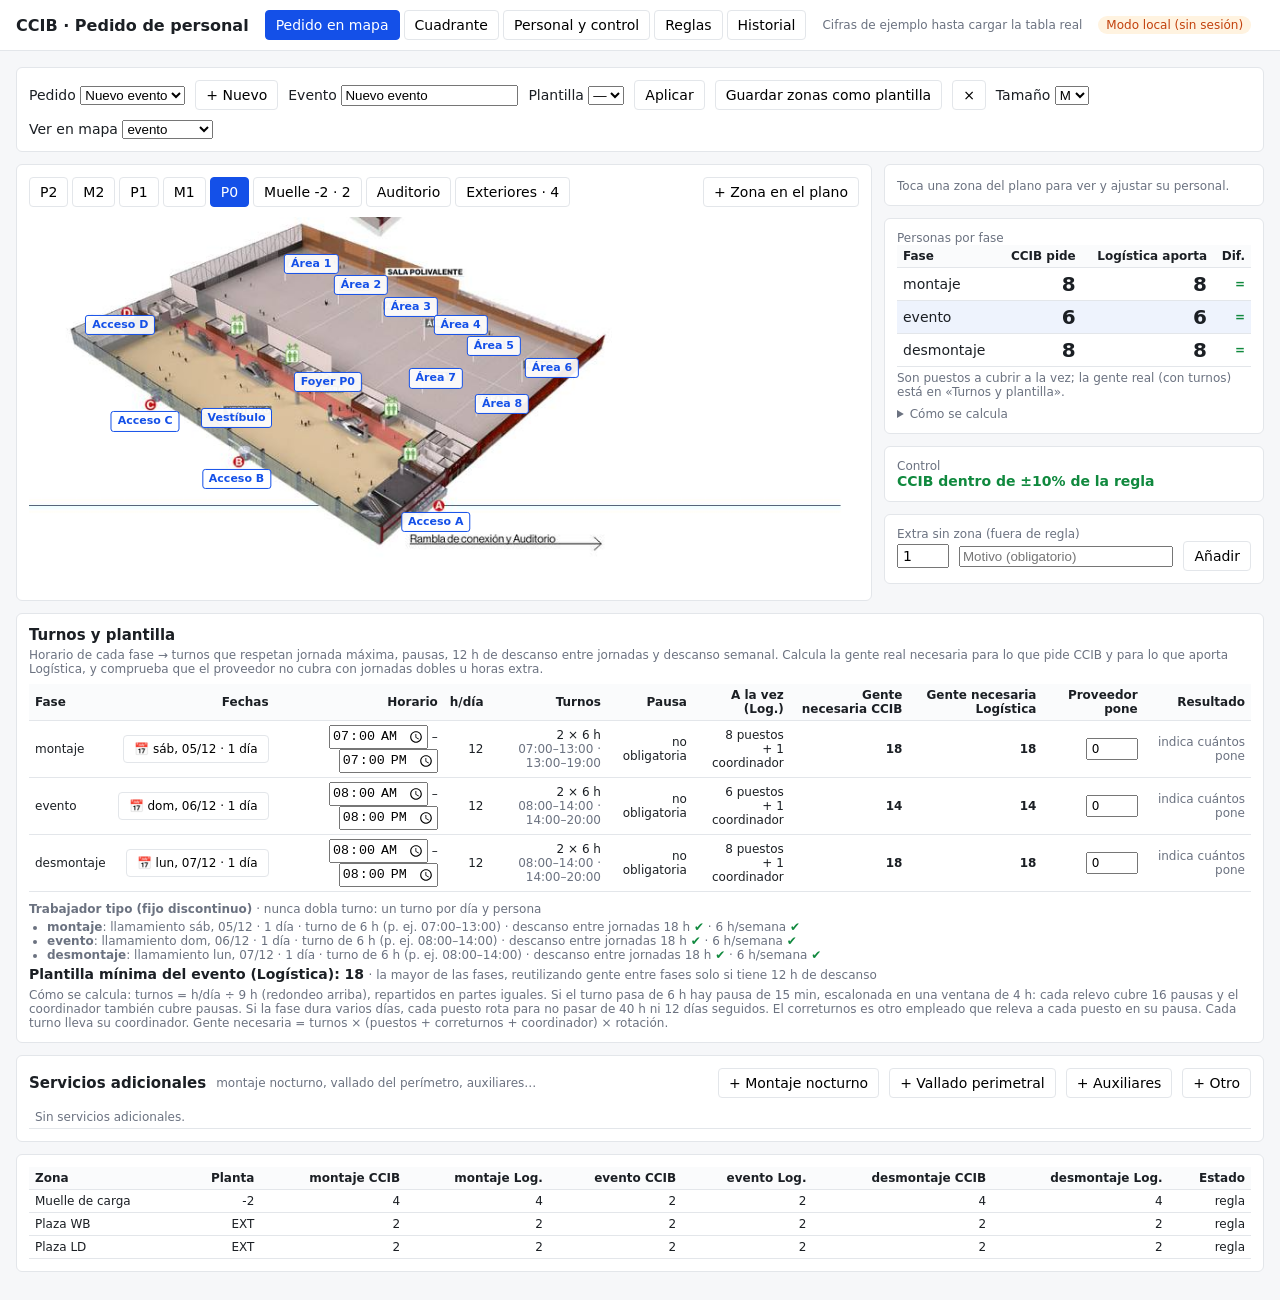
<file: CCIB.html>
<!doctype html>
<html lang="es"><head><meta charset="utf-8"><meta name="viewport" content="width=device-width,initial-scale=1">
<title>CCIB · Pedido de personal</title>
<style>
:root{--bg:#f6f7f9;--tx:#1b1f24;--mu:#6b7280;--ln:#e3e6ea;--pr:#1450e8;--ok:#10893e;--warn:#c2410c}
*{box-sizing:border-box}body{margin:0;font:14px system-ui,-apple-system,Segoe UI,Roboto,sans-serif;background:var(--bg);color:var(--tx)}
header{background:#fff;border-bottom:1px solid var(--ln);padding:10px 16px;display:flex;gap:16px;align-items:center;flex-wrap:wrap}
header b{font-size:16px}.tabs{display:flex;gap:4px;flex-wrap:wrap}
button{font:inherit;border:1px solid var(--ln);background:#fff;padding:6px 10px;border-radius:4px;cursor:pointer}
button.on{background:var(--pr);color:#fff;border-color:var(--pr)}
main{padding:16px;max-width:1400px;margin:auto}.card{background:#fff;border:1px solid var(--ln);border-radius:6px;padding:12px;margin-bottom:12px}
.row{display:flex;gap:10px;flex-wrap:wrap;align-items:center}.mu{color:var(--mu);font-size:12px}
.wrap{display:grid;grid-template-columns:1fr 380px;gap:12px;align-items:start}@media(max-width:1000px){.wrap{grid-template-columns:1fr}}
.plan{position:relative;width:100%}.plan img{width:100%;display:block}
.pin{position:absolute;transform:translate(-50%,-50%);font-size:11px;line-height:1.1;padding:3px 6px;border-radius:3px;border:1px solid var(--pr);background:rgba(255,255,255,.92);color:var(--pr);white-space:nowrap;cursor:pointer;font-weight:600}
.pin.sel{background:var(--pr);color:#fff}.pin.ov{background:#c2410c;border-color:#c2410c;color:#fff}.pin.cur{outline:3px solid #ffb300}
.pin b.pq{background:#e7f6ec;color:#10893e}.pin b.pq.lo{background:#fde8e8;color:#b42318}
.pin b{display:inline-block;margin-left:4px;padding:0 4px;border-radius:2px;background:#fff;color:var(--tx)}
.schem{display:grid;grid-template-columns:repeat(12,1fr);gap:6px;min-height:200px}
.blk{border:1px dashed #b8c2d3;background:#eef1f6;border-radius:4px;display:flex;align-items:center;justify-content:center;color:var(--mu);font-size:12px;text-align:center;padding:6px}
table{border-collapse:collapse;width:100%}td,th{border-bottom:1px solid var(--ln);padding:4px 6px;text-align:right;font-size:12px}td:first-child,th:first-child{text-align:left}
th{background:#fafbfc;position:sticky;top:0}input[type=number]{width:52px;font:inherit;padding:2px 4px}
.tot{font-size:22px;font-weight:700}.alert{color:var(--warn);font-weight:600}.ok{color:var(--ok);font-weight:600}
.scroll{max-height:520px;overflow:auto}.tag{display:inline-block;padding:1px 6px;border-radius:3px;background:#fff3e0;color:var(--warn);font-size:11px}
.sync{font-size:12px;padding:2px 8px;border-radius:10px;background:#eee;color:#555}.sync.ok{background:#e7f6ec;color:#10893e}.sync.err{background:#fff3e0;color:#c2410c}
#calPop{display:none;position:absolute;z-index:50;width:320px;background:#fff;border:1px solid var(--ln);border-radius:14px;box-shadow:0 10px 30px rgba(0,0,0,.18);padding:12px}
.calT{display:flex;background:#eef3f6;border-radius:10px;padding:3px;margin-bottom:8px}.calT button{flex:1;border:0;background:transparent;border-radius:8px;padding:8px;font-weight:600}.calT button.on{background:#fff;color:var(--tx);box-shadow:0 1px 3px rgba(0,0,0,.1)}
.calH{display:flex;align-items:center;justify-content:space-between;margin:4px 2px 8px}.calH button{border:0;background:transparent;font-size:20px;padding:2px 10px}
.calG{display:grid;grid-template-columns:repeat(7,1fr);gap:4px;text-align:center}.calG i{font-style:normal;font-size:12px;font-weight:700;color:var(--mu);padding:4px 0}
.calG .cd{border:1px solid transparent;background:transparent;border-radius:10px;padding:8px 0;font-size:14px}.calG .cd:hover{border-color:#9bb5c9}.calG .cd.on{background:var(--pr);color:#fff}.calG .cd.ini{outline:2px solid #ffb300}
.calF{display:flex;gap:8px;margin-top:6px}.calF button{flex:1;padding:10px}.calB{white-space:nowrap}
#zp h3{margin:0 0 4px;font-size:15px}#zp .big{font-size:28px;font-weight:700}
</style></head><body>
<header><b>CCIB · Pedido de personal</b>
<div class="tabs"><button data-v="pedido" class="on">Pedido en mapa</button><button data-v="cuad">Cuadrante</button><button data-v="pers">Personal y control</button><button data-v="reglas">Reglas</button><button data-v="hist">Historial</button></div>
<span class="mu">Cifras de ejemplo hasta cargar la tabla real</span><span class="sync" id="sync">…</span></header>
<main>
<section id="v-pedido">
 <div class="card row">
  <label>Pedido <select id="psel"></select></label><button id="pNew">+ Nuevo</button>
  <label>Evento <input id="ev" value=""></label>
  <label>Plantilla <select id="plSel"></select></label><button id="plApply">Aplicar</button><button id="plSave">Guardar zonas como plantilla</button><button id="plDel" title="Borrar plantilla">×</button>
  <label>Tamaño <select id="size"><option>S</option><option selected>M</option><option>L</option></select></label>
  <label>Ver en mapa <select id="vph"><option>montaje</option><option selected>evento</option><option>desmontaje</option></select></label>
 </div>
 <div class="wrap">
  <div class="card"><div class="row" style="margin-bottom:10px"><div class="tabs" id="floors"></div><span style="flex:1"></span><button id="zAdd">+ Zona en el plano</button></div><div id="map"></div><p class="mu" id="flnote"></p></div>
  <div>
   <div class="card" id="zp"><span class="mu">Toca una zona del plano para ver y ajustar su personal.</span></div>
   <div class="card"><div class="mu">Personas por fase</div><div id="byphase"></div><details style="margin-top:8px"><summary class="mu" style="cursor:pointer">Cómo se calcula</summary><div class="mu" id="howcalc"></div></details></div>
   <div class="card"><div class="mu">Control</div><div id="ctrl"></div></div>
   <div class="card"><div class="mu">Extra sin zona (fuera de regla)</div>
    <div class="row"><input type="number" id="exN" value="1"><input id="exR" placeholder="Motivo (obligatorio)" style="flex:1"><button id="exB">Añadir</button></div><div id="extras"></div></div>
  </div>
 </div>
 <div class="card"><h3 style="margin:0 0 4px;font-size:15px">Turnos y plantilla</h3>
  <div class="mu" style="margin-bottom:8px">Horario de cada fase → turnos que respetan jornada máxima, pausas, 12 h de descanso entre jornadas y descanso semanal. Calcula la gente real necesaria para lo que pide CCIB y para lo que aporta Logística, y comprueba que el proveedor no cubra con jornadas dobles u horas extra.</div>
  <div class="scroll"><table id="turnos"></table></div><div id="tipo" style="margin-top:10px"></div>
  <div class="mu" style="margin-top:6px" id="pmsg"></div></div>
 <div class="card"><div class="row"><h3 style="margin:0;font-size:15px">Servicios adicionales</h3><span class="mu">montaje nocturno, vallado del perímetro, auxiliares…</span><span style="flex:1"></span><button data-svadd="noct">+ Montaje nocturno</button><button data-svadd="vall">+ Vallado perimetral</button><button data-svadd="aux">+ Auxiliares</button><button data-svadd="otro">+ Otro</button></div>
  <div class="scroll" style="margin-top:8px"><table id="svT"></table></div></div>
 <div class="card scroll"><table id="detail"></table></div>
</section>
<section id="v-cuad" hidden>
 <div class="card" style="border-left:4px solid #1450e8"><b>Coordinador del proveedor</b> <span class="mu">· CCIB no da órdenes directas a los trabajadores: pide al coordinador y él organiza al equipo. Así los fijos discontinuos dependen de su empresa y no de CCIB (evita cesión ilegal, art. 43 ET). Hay un coordinador por turno (1 cada <span id="cPor"></span> personas, ajustable en Reglas).</span></div>
 <div class="wrap"><div>
  <div class="card row"><label>Fase <select id="cPh"></select></label><label>Día <select id="cDay"></select></label><label>Reparto <select id="cModo"><option value="combinar">Menos personas (combinar)</option><option value="igual">Repartir horas por igual</option></select></label><button id="cAuto" class="on">Autoasignar todo el pedido</button><button id="cClear">Vaciar asignaciones</button><span class="mu" id="cMsg"></span></div>
  <div id="cuad"></div>
 </div><div></div></div>
</section>
<section id="v-pers" hidden>
 <div class="card"><b>Empleados (fijos discontinuos)</b> <span class="mu">· todo editable: nombre, apellidos, teléfono, estado y días no disponibles</span>
  <div class="row" style="margin-top:6px"><input id="empN" placeholder="Nombre"><input id="empA" placeholder="Apellidos"><input id="empT1" placeholder="Teléfono"><button id="empAddB">Añadir</button><span style="flex:1"></span><input type="number" id="genN" min="1" value="20" style="width:60px"><button id="genB">Generar empleados con nombre</button></div>
  <textarea id="empAdd" rows="2" style="width:100%;font:inherit;margin-top:6px" placeholder="O varios a la vez: «Nombre Apellido1 Apellido2», uno por línea"></textarea>
  <div class="scroll" style="max-height:420px;margin-top:8px"><table id="empT"></table></div></div>
 <div class="card"><div class="row"><b>Rotación por empleado (A–Z)</b><span style="flex:1"></span><label>Patrón <select id="pPat"><option value="auto">Automático (menos personal)</option><option value="grupos">Grupos rotativos (máx. del día + relevo)</option><option value="5+2">5 trabajo + 2 libres</option><option value="6+1">6 trabajo + 1 libre</option><option value="4+3">4 trabajo + 3 libres</option></select></label><label id="pRelL">Relevo <input type="number" id="pRel" min="1" style="width:56px"></label><label>Reparto <select id="pModo"><option value="combinar">Menos personas (combinar fases)</option><option value="igual">Repartir horas por igual</option></select></label><button id="pAuto" class="on">Autoasignar</button></div>
  <div class="mu">Toca una casilla para quitar, asignar, marcar caída o no disponible.</div><div id="rot" style="margin-top:6px"></div></div>
 <div class="card"><div class="row"><b>Control del día</b><label>Día <select id="kDay"></select></label><span class="mu" id="kSum"></span></div>
  <div class="mu">Presente = registro de jornada (art. 34.9 ET). Caída = la persona no viene: se libera su puesto y se proponen reemplazos que cumplen las normas.</div>
  <div id="kRet" style="margin:6px 0"></div><div class="scroll"><table id="kT"></table></div></div>
 <div class="card"><b>Costes y factura</b><div class="scroll" id="cost" style="margin-top:6px"></div></div>
 <div class="card"><b>Cómo lo organizan las empresas del sector</b><ul class="mu" style="margin:6px 0;padding-left:18px">
  <li>Bolsa de fijos discontinuos <b>polivalentes</b>: la misma gente monta, trabaja el evento y desmonta. Se encadenan fases (4 días montaje + 1 de evento, 2 de montaje + 3 de evento…) en lugar de contratar equipos distintos.</li>
  <li><b>Llamamiento</b> por escrito, con antelación y por el orden y criterios del convenio (art. 16 ET).</li>
  <li><b>Rotación 5+2 escalonada</b> y turnos fijos (mañana / tarde / noche) para respetar las 12 h entre jornadas; la noche, con jornada máx. de 8 h y plus nocturno (art. 36 ET).</li>
  <li><b>Retén</b> del 5–10 % localizable cada día para cubrir caídas; el coordinador del proveedor hace los reemplazos y los deja registrados.</li>
  <li>Servicios aparte (vallado perimetral, montaje nocturno, auxiliares) con su propio cuadrante y su línea en la factura.</li>
  <li>Registro diario de jornada y de reemplazos: es la base para facturar y para demostrar que CCIB no dirige al personal.</li></ul></div>
</section>
<section id="v-reglas" hidden><div class="card"><h3 style="margin:0 0 6px;font-size:15px">Zonas</h3><div class="mu">Desactiva las zonas que no se usan: desaparecen del plano y de las tablas. Cambia nombres o borra zonas propias. Las zonas nuevas se crean con «+ Zona en el plano».</div>
 <div class="row" style="margin:8px 0"><input id="zq" placeholder="Buscar zona"><label class="mu"><input type="checkbox" id="zOnlyOff"> solo desactivadas</label><button id="zAllOn">Activar todas</button></div>
 <div class="scroll" style="max-height:360px"><table id="zonasT"></table></div></div><div class="card"><h3 style="margin:0 0 6px;font-size:15px">Parámetros laborales</h3><div class="row" id="params"></div>
 <p class="mu">Por defecto según el Estatuto de los Trabajadores (art. 34 y 37). Ajustar al convenio aplicable.</p></div><div class="card"><p class="mu">Personas por zona, fase y tamaño. Plazas WB y LD fijas en 2.</p>
 <div class="row" style="margin-bottom:8px"><label>Tamaño <select id="rsize"><option>S</option><option selected>M</option><option>L</option></select></label></div>
 <div class="scroll"><table id="rules"></table></div></div></section>
<section id="v-hist" hidden><div class="card scroll"><table id="hist"></table></div></section>
</main>
<div id="calPop"></div>
<script>
const IMG={P2:'ccib/plano-P2.jpg?v=1',M2:'ccib/plano-M2.jpg?v=1',P1:'ccib/plano-P1.jpg?v=1',M1:'ccib/plano-M1.jpg?v=1',P0:'ccib/plano-P0.jpg?v=1',AUD:'ccib/plano-AUD.jpg?v=1'};
const PH=['montaje','evento','desmontaje'],SZ=['S','M','L'];
// [id, nombre, planta, tipo, x%, y%]
const Z0=[
['DOCK','Muelle de carga','-2','dock'],
['A1','Área 1','P0','hall',34,13],['A2','Área 2','P0','hall',40,19],['A3','Área 3','P0','hall',46,25],['A4','Área 4','P0','hall',52,30],['A5','Área 5','P0','hallS',56,36],['A6','Área 6','P0','hallS',63,42],['A7','Área 7','P0','hallS',49,45],['A8','Área 8','P0','hallS',57,52],
['V','Vestíbulo','P0','foyer',25,56],['F0','Foyer P0','P0','foyer',36,46],['AA','Acceso A','P0','acc',49,85],['AB','Acceso B','P0','acc',25,73],['AC','Acceso C','P0','acc',14,57],['AD','Acceso D','P0','acc',11,30],
['M1F','Foyer M1','M1','foyer',35,48],['VIP','Sala VIP','M1','room',43,85],
['117','117','P1','roomL',13,37],['116','116','P1','room',17,43],['115','115','P1','room',21,49],['114','114','P1','room',24,54],['113','113','P1','room',27,59],['112','112','P1','roomL',37,73],['111','111','P1','room',45,83],
['F1','Foyer 1','P1','foyer',32,46],['F2','Foyer 2','P1','foyer',60,26],['PAT','Patio','P1','room',47,38],['TER1','Terraza','P1','ext',52,90],
['B118','118-119','P1','bic',45,50],['B120','120-121','P1','bic',50,44],['B122','122-123','P1','bic',54,39],['B124','124-125','P1','bic',57,34],
['B127','127-128','P1','bic',65,43],['B129','129-130','P1','bic',62,49],['B131','131-132','P1','bic',58,54],['B133','133-134','P1','bic',56,61],
['M221','M221','M2','mini',17,23],['M219','M219-220','M2','mini',27,24],['M218','M218','M2','mini',20,35],['M217','M217','M2','mini',32,33],['M215','M215-216','M2','mini',27,45],['M213','M213-214','M2','mini',40,41],['M211','M211-212','M2','mini',46,51],['M2F','Foyer M2','M2','foyer',42,66],
['BH','Banquet Hall','P2','roomL',21,43],['TER2','Terraza','P2','ext',16,54],['FA','Foyer A','P2','foyer',28,38],['FB','Foyer B','P2','foyer',40,55],['212','212','P2','room',35,67],['211','211','P2','roomL',43,77],['FBO','F&B Office','P2','acc',6,38],
['ANF','Anfiteatro','AUD','audS',72,13],['RAM','Rambla de conexión','AUD','foyer',37,63],['AF','Foyer','AUD','foyer',71,67],['PLA','Platea','AUD','aud',66,77],['ESC','Escenario','AUD','aud',61,83],['MAUD','Muelle Auditorio','AUD','dock',80,87],
['WB','Plaza WB','EXT','plaza'],['LD','Plaza LD','EXT','plaza']];
const FL=[['P2','P2'],['M2','M2'],['P1','P1'],['M1','M1'],['P0','P0'],['-2','Muelle -2'],['AUD','Auditorio'],['EXT','Exteriores']];
const NOTE={'-2':'Todo el material sube por montacargas (nº de montacargas pendiente).','EXT':'Plaza WB a la izquierda y Plaza LD a la derecha del CCIB. 2 personas fijas cada una.','AUD':'Arriba: nivel superior (anfiteatro). Abajo: nivel inferior y rambla de conexión.','P1':'Salas bicolor agrupadas por pares, como en el plano.','M2':'Salas agrupadas como en el plano.'};
const BASE={custom:[[1,0],[1,0],[1,0]],dock:[[4,0],[2,0],[4,0]],foyer:[[1,1],[0,3],[1,1]],acc:[[0,0],[0,1],[0,0]],hall:[[4,1],[1,3],[4,1]],hallS:[[2,1],[1,2],[2,1]],room:[[2,0],[0,1],[2,0]],roomL:[[3,1],[1,2],[3,1]],bic:[[1,0],[0,1],[1,0]],mini:[[0,0],[0,1],[0,0]],ext:[[1,0],[0,1],[1,0]],aud:[[3,1],[1,4],[3,1]],audS:[[1,0],[0,2],[1,0]],plaza:[[0,2],[0,2],[0,2]]};
const MUL={S:.5,M:1,L:1.5};
const R={};Z0.forEach(z=>{R[z[0]]={};SZ.forEach(s=>{R[z[0]][s]={};PH.forEach((p,i)=>{const b=BASE[z[3]][i];R[z[0]][s][p]=z[3]=='plaza'?2:Math.ceil((b[0]+b[1])*MUL[s])})})});
let sel=new Set(['DOCK','WB','LD']),ov={},pv={},TT=defT(),AS={},RP={},LK={},SV=[],AB={},AT={},EMP=[],floor='P0',cur=null,extras=[],hist=[];
/* Persistencia: RTDB cu1/ccib (reglas + pedidos, guardados como JSON). Sin permiso → localStorage. No toca cu1/controlunificado */
const LS='bu_ccib_local';let REF=null,MODE='local',PED={},PID=null,_rulesTs=0;
function who(){try{const u=parent.buCcibUser&&parent.buCcibUser();return u?(u.nombre||u.email||u.id||''):'local'}catch(e){return 'local'}}
function setSync(st,m){const e=document.getElementById('sync');e.className='sync '+st;e.textContent=m}
function snap(){return{id:PID,ev:$('ev').value,size:$('size').value,t:TT,sel:[...sel],ov,pv,AS,rp:RP,lk:LK,sv:SV,ab:AB,at:AT,extras,hist,updatedAt:Date.now(),updatedBy:who()}}
function loadP(p){PID=p.id;$('ev').value=p.ev||'';$('size').value=p.size||'M';TT=normT(p);sel=new Set(p.sel||[]);ov=normOv(p.ov);pv=normOv(p.pv);AS=p.as||p.AS||{};RP=p.rp||{};LK=p.lk||{};SV=p.sv||[];AB=p.ab||{};AT=p.at||{};extras=p.extras||[];hist=p.hist||[];cur=null}
function newP(){const id=Date.now().toString(36)+Math.random().toString(36).slice(2,6);PED[id]={id,ev:'Nuevo evento',size:'M',t:defT(),sel:['DOCK','WB','LD'],ov:{},pv:{},extras:[],hist:[],createdAt:Date.now(),createdBy:who()};loadP(PED[id]);saveP();render()}
let _st=null;function saveP(){if(!PID)return;PED[PID]=Object.assign(PED[PID]||{},snap());clearTimeout(_st);_st=setTimeout(()=>{if(REF&&MODE==='fb')REF.child('pedidos/'+PID).set({j:JSON.stringify(PED[PID])}).catch(e=>setSync('err','Error al guardar'));else saveLocal()},400)}
function saveRules(){_rulesTs=Date.now();if(REF&&MODE==='fb')REF.child('reglas').set({j:JSON.stringify(R),ts:_rulesTs,by:who()});else saveLocal()}
function saveLocal(){try{localStorage.setItem(LS,JSON.stringify({R,PED,PAR,EMP,CFG:cfgObj()}))}catch(e){}}
const num=v=>Array.isArray(v)?(+v[0]||0)+(+v[1]||0):(+v||0);
function normZ(o){const n={};SZ.forEach(s=>{n[s]={};PH.forEach(p=>n[s][p]=num(o&&o[s]?o[s][p]:0))});return n}
function mergeRules(x){Object.keys(x||{}).forEach(k=>{R[k]=normZ(x[k])})}
function normOv(o){const n={};Object.keys(o||{}).forEach(id=>{const v=o[id];if(!v)return;n[id]={motivo:v.motivo||''};PH.forEach(p=>n[id][p]=num(v[p]))});return n}
const PAR0={maxDia:9,descanso:12,pausaDesde:6,pausaMin:15,maxSemana:40,patron:'auto',relevos:9,ventPausa:4,coordCubre:1,maxDiasSem:12,descSemH:36,accDias:14,descAccH:72,coordPor:20,nocMaxDia:8,reten:5,brutoH:9.71,coordH:12,nocPct:25,ssEmp:30.65,atep:1.5,ssTrab:6.5,irpf:2,margen:25,iva:21};let PAR={...PAR0};
const PARL={maxDia:'Jornada máx. (h/día)',descanso:'Descanso entre jornadas (h)',pausaDesde:'Pausa si turno > (h)',pausaMin:'Pausa (min)',maxSemana:'Máx. h/semana',maxDiasSem:'Máx. días seguidos',descSemH:'Descanso semanal: mín. h seguidas',accDias:'Acumulable en (días)',descAccH:'Descanso semanal por periodo (h)',coordPor:'Personas por coordinador',ventPausa:'Ventana de pausas (h)',coordCubre:'Coordinador cubre pausas (1 sí, 0 no)',relevos:'Personas de relevo (grupos rotativos)',nocMaxDia:'Jornada máx. nocturna (h)',reten:'Retén para caídas (%)',brutoH:'Bruto €/hora (SMI 2026 ≈9,71)',coordH:'Bruto €/hora coordinador',nocPct:'Plus nocturno 22–06 h (%)',ssEmp:'Seg. Social empresa (%)',atep:'AT/EP (%)',ssTrab:'Seg. Social trabajador (%)',irpf:'IRPF (%)',margen:'Margen sobre coste (%)',iva:'IVA (%)'};
function iso(d){return d.getFullYear()+'-'+String(d.getMonth()+1).padStart(2,'0')+'-'+String(d.getDate()).padStart(2,'0')}
function addD(ds,n){const d=new Date(ds+'T00:00');d.setDate(d.getDate()+n);return iso(d)}
function rangeDays(a,b){const o=[];if(!a||!b||b<a)return a?[a]:o;for(let d=a;d<=b;d=addD(d,1))o.push(d);return o}
const dayList=t=>(Array.isArray(t.days)&&t.days.length?t.days.slice().sort():rangeDays(t.ds,t.de));
const nDays=t=>dayList(t).length;
function fdias(t){const d=dayList(t);if(!d.length)return 'Elegir fechas';const cons=d.every((x,i)=>!i||addD(d[i-1],1)==x);return (cons&&d.length>1?fdia(d[0])+' – '+fdia(d[d.length-1]):d.map(fdia).join(', '))+' · '+d.length+' día'+(d.length>1?'s':'')}
const fdia=ds=>{const d=new Date(ds+'T00:00');return d.toLocaleDateString('es-ES',{weekday:'short',day:'2-digit',month:'2-digit'})};
function defT(){const t0=iso(new Date());return{montaje:{ds:t0,de:t0,i:'07:00',f:'19:00',w:0},evento:{ds:addD(t0,1),de:addD(t0,1),i:'08:00',f:'20:00',w:0},desmontaje:{ds:addD(t0,2),de:addD(t0,2),i:'08:00',f:'20:00',w:0}}}
function normT(p){const d=defT(),t=p.t||{};PH.forEach(k=>{const x=t[k];if(x&&typeof x=='object'){const ds=x.ds||d[k].ds,de=x.de||addD(ds,Math.max(1,+x.d||1)-1);d[k]={days:Array.isArray(x.days)&&x.days.length?x.days.slice().sort():rangeDays(ds,de),i:x.i||d[k].i,f:x.f||d[k].f,w:+x.w||0,nocheOk:!!x.nocheOk};d[k].ds=d[k].days[0];d[k].de=d[k].days[d[k].days.length-1];if(k=='desmontaje'&&x.i=='20:00'&&x.f=='08:00'&&!x.nocheOk){d[k].i='08:00';d[k].f='20:00'}}else if(p.h&&p.h[k]!=null){const H=+p.h[k]||0;d[k].i='08:00';d[k].f=String((8+H)%24).padStart(2,'0')+':00'}});return d}
function saveEmp(){if(REF&&MODE==='fb')REF.child('empleados').set({j:JSON.stringify(EMP),ts:Date.now(),by:who()});else saveLocal()}
function saveParams(){if(REF&&MODE==='fb')REF.child('params').set({j:JSON.stringify(PAR),ts:Date.now(),by:who()});else saveLocal()}
function applyRules(j){try{mergeRules(JSON.parse(j))}catch(e){}}
function renderPsel(){const ids=Object.keys(PED).sort((a,b)=>(PED[b].updatedAt||0)-(PED[a].updatedAt||0));$('psel').innerHTML=ids.map(id=>`<option value="${id}" ${id==PID?'selected':''}>${(PED[id].ev||'Sin nombre').replace(/</g,'&lt;')}</option>`).join('')}
function boot(){let db=null;try{db=parent.buCcibFb&&parent.buCcibFb()}catch(e){}
 const start=()=>{const ids=Object.keys(PED);if(!PID||!PED[PID]){if(ids.length)loadP(PED[ids.sort((a,b)=>(PED[b].updatedAt||0)-(PED[a].updatedAt||0))[0]]);else{newP();return}}render()};
 if(db&&db.ref){REF=db.ref('cu1/ccib');REF.on('value',sn=>{const v=sn.val()||{},mine=PID&&PED[PID]?PED[PID].updatedAt:null;if(v.reglas&&v.reglas.j)applyRules(v.reglas.j);if(v.params&&v.params.j){try{PAR={...PAR0,...JSON.parse(v.params.j)}}catch(e){}}fixPar();if(v.config&&v.config.j){try{applyCfg(JSON.parse(v.config.j))}catch(e){}}if(v.empleados&&v.empleados.j){try{EMP=JSON.parse(v.empleados.j)||[]}catch(e){}}PED={};Object.entries(v.pedidos||{}).forEach(([k,o])=>{try{PED[k]=JSON.parse(o.j)}catch(e){}});MODE='fb';setSync('ok','Sincronizado');
   if(PID&&PED[PID]&&PED[PID].updatedAt!==mine){const keepCur=cur,keepF=floor;loadP(PED[PID]);cur=keepCur;floor=keepF}start()},
  err=>{MODE='local';loadLocalAll();setSync('err','Sin permiso en la nube · guardado en este dispositivo');start()})}
 else{loadLocalAll();setSync('err','Modo local (sin sesión)');start()}}
function loadLocalAll(){try{const v=JSON.parse(localStorage.getItem(LS)||'{}');if(v.R)mergeRules(v.R);if(v.PAR)PAR={...PAR0,...v.PAR};fixPar();EMP=v.EMP||[];applyCfg(v.CFG);PED=v.PED||{}}catch(e){}}
const $=id=>document.getElementById(id),sum=num;
/* Zonas: base del plano + zonas propias (ZC), desactivadas (ZOFF), nombres editados (ZN), plantillas (PL). Global en cu1/ccib/config */
let ZC=[],ZOFF=[],ZN={},PL={},placing=null,Z=[],byId={};
function initR(z){const o={};SZ.forEach(s=>{o[s]={};PH.forEach((p,i)=>{const b=BASE[z[3]]?BASE[z[3]][i]:[1,0];o[s][p]=z[3]=='plaza'?2:Math.ceil((b[0]+b[1])*MUL[s])})});return o}
function rebuildZ(){Z=Z0.concat(ZC.map(c=>[c.id,c.n,c.f,'custom',c.x,c.y])).map(z=>{const y=z.slice();if(ZN[y[0]])y[1]=ZN[y[0]];return y});byId=Object.fromEntries(Z.map(z=>[z[0],z]));Z.forEach(z=>{if(!R[z[0]])R[z[0]]=initR(z)})}
rebuildZ();
const act=id=>!!byId[id]&&!ZOFF.includes(id),SEL=()=>[...sel].filter(act);
function cfgObj(){return{ZC,ZOFF,ZN,PL}}
function applyCfg(c){if(!c)return;ZC=c.ZC||[];ZOFF=c.ZOFF||[];ZN=c.ZN||{};PL=c.PL||{};rebuildZ()}
function saveCfg(){rebuildZ();if(REF&&MODE==='fb')REF.child('config').set({j:JSON.stringify(cfgObj()),ts:Date.now(),by:who()});else saveLocal()}
const rule=(id,p)=>R[id][$('size').value][p];
const eff=(id,p)=>ov[id]&&ov[id][p]!=null?ov[id][p]:rule(id,p);              // CCIB pide
const prov=(id,p)=>pv[id]&&pv[id][p]!=null?pv[id][p]:num(eff(id,p));         // Logística aporta
const isOv=id=>!!ov[id],isPv=id=>!!pv[id]&&PH.some(p=>pv[id][p]!=null&&pv[id][p]!=num(eff(id,p)));
function calc(){const o={};PH.forEach(p=>o[p]=0);SEL().forEach(id=>PH.forEach(p=>o[p]+=num(eff(id,p))));extras.forEach(e=>o.evento+=e.n);return o}
function calcP(){const o={};PH.forEach(p=>o[p]=0);SEL().forEach(id=>PH.forEach(p=>o[p]+=num(prov(id,p))));extras.forEach(e=>o.evento+=e.n);return o}
function calcR(){const o={};PH.forEach(p=>o[p]=0);SEL().forEach(id=>PH.forEach(p=>o[p]+=num(rule(id,p))));return o}
function log(acc,detail,before){const d=new Date();hist.unshift({t:d.toLocaleDateString('es-ES')+' '+d.toLocaleTimeString('es-ES'),u:who(),acc,detail,before,after:sum(calc().evento),fp:false});saveP()}
function renderFloors(){const vp=$('vph').value;$('floors').innerHTML=FL.map(([k,n])=>{const ids=Z.filter(z=>z[2]==k&&sel.has(z[0])&&act(z[0])).map(z=>z[0]);const c=ids.reduce((a,id)=>a+num(eff(id,vp)),0),q=ids.reduce((a,id)=>a+num(prov(id,vp)),0);return`<button data-f="${k}" class="${k==floor?'on':''}">${n}${ids.length?' · '+c+(q!=c?'/'+q:''):''}</button>`}).join('');
 $('floors').querySelectorAll('button').forEach(b=>b.onclick=()=>{floor=b.dataset.f;render()})}
function pinHtml(z,style){const id=z[0],s=sel.has(id),vp=$('vph').value,n=num(eff(id,vp)),q=num(prov(id,vp));return`<div class="pin ${s?(isOv(id)?'ov':'sel'):''} ${cur==id?'cur':''}" data-id="${id}" style="${style}">${z[1]}${s?'<b title="CCIB pide">'+n+'</b>'+(q!=n?'<b class="pq '+(q<n?'lo':'hi')+'" title="Logística aporta">'+q+'</b>':''):''}</div>`}
function renderMap(){const zs=Z.filter(z=>z[2]==floor&&act(z[0])),cz=zs.filter(z=>z[3]=='custom');let h;
 if(IMG[floor])h=`<div class="plan"><img src="${IMG[floor]}" alt="Plano ${floor}">${zs.map(z=>pinHtml(z,`left:${z[4]}%;top:${z[5]}%`)).join('')}</div>`;
 else{const st='position:static;transform:none;margin:2px',P=id=>act(id)?pinHtml(byId[id],st):'<span class="mu">desactivada</span>',cust=cz.length?`<div class="blk" style="grid-column:1/span 12;flex-wrap:wrap">${cz.map(z=>pinHtml(z,st)).join('')}</div>`:'';
  h=floor=='EXT'?`<div class="schem"><div style="grid-column:1/span 3" class="blk">${P('WB')}</div><div class="blk" style="grid-column:4/span 6">Edificio CCIB</div><div style="grid-column:10/span 3" class="blk">${P('LD')}</div>${cust}</div>`
  :`<div class="schem"><div class="blk" style="grid-column:1/span 12">${P('DOCK')}</div><div class="blk" style="grid-column:1/span 12">Montacargas → P0 · M1 · P1 · M2 · P2</div>${cust}</div>`}
 if(IMG[floor])h=h.replace('<div class="plan">','<div class="plan" id="planBox">');
 $('map').innerHTML=h;$('flnote').textContent=placing?'Toca el punto del plano donde va la zona'+(placing.move?' «'+byId[placing.move][1]+'»':'')+(placing.ex!=null&&extras[placing.ex]?' «'+extras[placing.ex].r+'» (cambia de planta arriba si hace falta)':'')+'.':(NOTE[floor]||'');$('map').style.cursor=placing?'crosshair':'';
 $('zAdd').classList.toggle('on',!!placing);$('zAdd').textContent=placing?'Cancelar':'+ Zona en el plano';
 $('map').onclick=ev=>{if(!placing)return;if(ev.target.closest('.pin')&&!placing.move)return;let x=50,y=50;const pb=$('planBox');if(pb){const rc=pb.getBoundingClientRect();x=Math.round((ev.clientX-rc.left)/rc.width*1000)/10;y=Math.round((ev.clientY-rc.top)/rc.height*1000)/10}
  if(placing.move){const c=ZC.find(c=>c.id==placing.move);if(c){c.x=x;c.y=y;c.f=floor;saveCfg()}placing=null;render();return}
  if(placing.ex!=null){const e=extras[placing.ex];if(e){const id='Z'+Date.now().toString(36);ZC.push({id,n:e.r,f:floor,x,y});saveCfg();sel.add(id);ov[id]={montaje:0,evento:e.n,desmontaje:0,motivo:e.r};extras.splice(placing.ex,1);cur=id;log('Extra al plano',e.r+' → zona en '+floor,sum(calc().evento))}placing=null;render();return}
  const n=(prompt('Nombre de la zona')||'').trim();if(!n){placing=null;render();return}const id='Z'+Date.now().toString(36);ZC.push({id,n,f:floor,x,y});saveCfg();sel.add(id);placing=null;cur=id;log('Nueva zona',n+' ('+floor+')',sum(calc().evento));render()};
 $('map').querySelectorAll('.pin').forEach(d=>d.onclick=ev=>{if(placing)return;const id=d.dataset.id;if(!sel.has(id)){const b=sum(calc().evento);sel.add(id);log('Marca zona',byId[id][1],b)}cur=id;render()})}
const dif=(a,b)=>b==a?'<span class="ok">=</span>':`<span class="alert">${b>a?'+':''}${b-a}</span>`;
function renderZone(){const el=$('zp');if(!cur||!sel.has(cur)||!act(cur)){el.innerHTML='<span class="mu">Toca una zona del plano para ver y ajustar su personal.</span>';return}
 const z=byId[cur],o=ov[cur]||{};
 el.innerHTML=`<h3>${z[1]} <span class="mu">· ${z[2]}</span> ${isOv(cur)?'<span class="tag">fuera de regla</span>':''}</h3>
 <div class="mu" style="margin:2px 0 6px">«Regla»: lo que corresponde según la tabla (tamaño ${$('size').value}). <b>CCIB</b>: lo que pide el cliente. <b>Logística</b>: lo que aportamos.</div>
 <table><tr><th>Fase</th><th>Regla</th><th>CCIB pide</th><th>Logística aporta</th><th>Dif.</th></tr>
 ${PH.map(p=>{const c=num(eff(cur,p)),q=num(prov(cur,p));return`<tr><td>${p}</td><td>${rule(cur,p)}</td><td><input type="number" min="0" data-c="${p}" value="${c}"></td><td><input type="number" min="0" data-q="${p}" value="${q}"></td><td>${dif(c,q)}</td></tr>`}).join('')}</table>
 <div class="row" style="margin-top:8px"><input id="zm" placeholder="Motivo si CCIB pide distinto a la regla" value="${o.motivo||''}" style="flex:1"></div>
 <div class="row" style="margin-top:8px"><button id="zApply" class="on">Aplicar</button><button id="zReset">Volver a regla</button><button id="zDel">Quitar zona</button>${z[3]=='custom'?'<button id="zMove">Mover en el plano</button>':''}</div>
 <div class="mu" style="margin-top:8px"><b>Trabajadores en esta zona (${$('vph').value})</b><br>${zoneNames(cur,$('vph').value)}</div>`;
 $('zApply').onclick=()=>{const c={},q={};let diff=false;el.querySelectorAll('input[data-c]').forEach(i=>c[i.dataset.c]=Math.max(0,+i.value||0));el.querySelectorAll('input[data-q]').forEach(i=>q[i.dataset.q]=Math.max(0,+i.value||0));
  PH.forEach(p=>{if(c[p]!=rule(cur,p))diff=true});
  const b=sum(calc().evento),m=$('zm').value.trim();
  if(diff&&!m){alert('Indica el motivo: CCIB pide distinto a la regla');return}
  const oldC=PH.map(p=>num(eff(cur,p))).join('/'),oldQ=PH.map(p=>num(prov(cur,p))).join('/');
  if(diff)ov[cur]={...c,motivo:m};else delete ov[cur];
  if(PH.some(p=>q[p]!=c[p]))pv[cur]={...q};else delete pv[cur];
  const nC=PH.map(p=>c[p]).join('/'),nQ=PH.map(p=>q[p]).join('/');
  if(nC!=oldC)log('CCIB pide',`${z[1]} (mont/ev/desm): ${oldC} → ${nC}${m&&diff?' · '+m:''}`,b);
  if(nQ!=oldQ)log('Logística aporta',`${z[1]} (mont/ev/desm): ${oldQ} → ${nQ}`,b);
  render()};
 $('zReset').onclick=()=>{if(!ov[cur]&&!pv[cur])return;const b=sum(calc().evento);delete ov[cur];delete pv[cur];log('Vuelve a regla',z[1],b);render()};
 if($('zMove'))$('zMove').onclick=()=>{placing={move:cur};floor=z[2];render()};
 $('zDel').onclick=()=>{const b=sum(calc().evento);sel.delete(cur);delete ov[cur];delete pv[cur];log('Desmarca zona',z[1],b);cur=null;render()}}
function renderSide(){const c=calc(),q=calcP(),rr=calcR(),vp=$('vph').value;
 $('byphase').innerHTML='<table><tr><th>Fase</th><th>CCIB pide</th><th>Logística aporta</th><th>Dif.</th></tr>'+PH.map(p=>`<tr${p==vp?' style="background:#eef3fd"':''}><td style="font-size:14px">${p}</td><td class="tot" style="font-size:20px">${c[p]}</td><td class="tot" style="font-size:20px">${q[p]}</td><td>${dif(c[p],q[p])}</td></tr>`).join('')+'</table><div class="mu" style="margin-top:4px">Son puestos a cubrir a la vez; la gente real (con turnos) está en «Turnos y plantilla».</div>';
 const parts=SEL().map(id=>[byId[id][1],num(eff(id,vp)),num(prov(id,vp)),isOv(id)]).filter(x=>x[1]||x[2]);
 const ex=vp=='evento'&&extras.length?extras.reduce((a,e)=>a+e.n,0):0;
 $('howcalc').innerHTML=`Cada zona marcada suma sus personas de la fase. Regla = tabla de reglas según tamaño; CCIB = regla salvo que se cambie (con motivo); Logística = lo que pide CCIB salvo que se cambie.<br><b>${vp} · CCIB ${c[vp]}</b> = `+(parts.map(x=>`${x[0]} ${x[1]}${x[3]?'*':''}`).join(' + ')||'0')+(ex?' + extras '+ex:'')+`<br><b>${vp} · Logística ${q[vp]}</b> = `+(parts.map(x=>`${x[0]} ${x[2]}`).join(' + ')||'0')+(ex?' + extras '+ex:'')+(parts.some(x=>x[3])?'<br>* CCIB pide distinto a la regla':'');
 const off=PH.map(p=>{const d=rr[p]?((c[p]-rr[p])/rr[p]*100):0;return[p,d]}).filter(x=>Math.abs(x[1])>10);
 const zr=SEL().filter(id=>PH.some(p=>num(eff(id,p))!=rule(id,p))).map(id=>byId[id][1]);
 const zf=SEL().filter(id=>PH.some(p=>num(prov(id,p))<num(eff(id,p)))).map(id=>byId[id][1]);
 $('ctrl').innerHTML=(off.length?`<div class="alert">CCIB vs regla: ${off.map(x=>x[0]+' '+(x[1]>0?'+':'')+x[1].toFixed(0)+'%').join(' · ')} (supera ±10%)</div>`:'<div class="ok">CCIB dentro de ±10% de la regla</div>')+(zr.length?`<div class="mu">Zonas fuera de regla: ${zr.join(' · ')}</div>`:'')+(zf.length?`<div class="alert" style="margin-top:4px">Logística aporta menos en: ${zf.join(' · ')}</div>`:'');
 $('extras').innerHTML=extras.map((e,i)=>`<div class="mu">+${e.n} · ${e.r} <button data-px="${i}" title="Elige planta y toca el punto del plano">📍 Colocar en el plano</button> <button data-i="${i}">×</button></div>`).join('');
 $('extras').querySelectorAll('[data-px]').forEach(b=>b.onclick=ev=>{ev.stopPropagation();placing={ex:+b.dataset.px};render();$('map').scrollIntoView({behavior:'smooth',block:'center'})});
 $('extras').querySelectorAll('[data-i]').forEach(b=>b.onclick=()=>{const bf=sum(calc().evento),e=extras.splice(+b.dataset.i,1)[0];log('Quita extra',e.r,bf);render()})}
function renderDetail(){let h='<tr><th>Zona</th><th>Planta</th>'+PH.map(p=>`<th>${p} CCIB</th><th>${p} Log.</th>`).join('')+'<th>Estado</th></tr>';
 SEL().forEach(id=>{const z=byId[id];h+=`<tr><td>${z[1]}</td><td>${z[2]}</td>`+PH.map(p=>{const c=num(eff(id,p)),q=num(prov(id,p));return`<td>${c}</td><td${q!=c?' class="'+(q<c?'alert':'ok')+'"':''}>${q}</td>`}).join('')+`<td>${isOv(id)?'<span class="tag">fuera de regla: '+ov[id].motivo+'</span>':'regla'}</td></tr>`});
 extras.forEach(e=>h+=`<tr><td>Extra: ${e.r}</td><td>—</td><td></td><td></td><td>${e.n}</td><td>${e.n}</td><td></td><td></td><td><span class="tag">fuera de regla</span></td></tr>`);$('detail').innerHTML=h}
function renderZonas(){const q=($('zq').value||'').toLowerCase(),off=$('zOnlyOff').checked;
 $('zonasT').innerHTML='<tr><th>Activa</th><th>Nombre</th><th>Planta</th><th>Tipo</th><th></th></tr>'+Z.filter(z=>(!q||z[1].toLowerCase().includes(q)||z[2].toLowerCase().includes(q))&&(!off||!act(z[0]))).map(z=>`<tr><td><input type="checkbox" data-zon="${z[0]}" ${act(z[0])?'checked':''}></td><td><input data-zn="${z[0]}" value="${z[1].replace(/"/g,'&quot;')}" style="width:100%"></td><td>${z[2]}</td><td>${z[3]=='custom'?'propia':'plano'}</td><td>${z[3]=='custom'?`<button data-zdel="${z[0]}">×</button>`:''}</td></tr>`).join('');
 $('zonasT').querySelectorAll('[data-zon]').forEach(i=>i.onchange=()=>{const id=i.dataset.zon;ZOFF=ZOFF.filter(x=>x!=id);if(!i.checked)ZOFF.push(id);saveCfg();render()});
 $('zonasT').querySelectorAll('[data-zn]').forEach(i=>i.onchange=()=>{const id=i.dataset.zn,v=i.value.trim();const c=ZC.find(c=>c.id==id);if(c)c.n=v||c.n;else if(v&&v!=(Z0.find(z=>z[0]==id)||[])[1])ZN[id]=v;else delete ZN[id];saveCfg();render()});
 $('zonasT').querySelectorAll('[data-zdel]').forEach(b=>b.onclick=()=>{const id=b.dataset.zdel;if(!confirm('¿Borrar la zona «'+byId[id][1]+'»? Desaparece de todos los pedidos.'))return;ZC=ZC.filter(c=>c.id!=id);sel.delete(id);saveCfg();render()})}
function renderPL(){const v=$('plSel').value;$('plSel').innerHTML='<option value="">—</option>'+Object.entries(PL).sort((a,b)=>a[1].n.localeCompare(b[1].n)).map(([k,p])=>`<option value="${k}" ${k==v?'selected':''}>${p.n.replace(/</g,'&lt;')} (${p.sel.length})</option>`).join('')}
function renderRules(){const s=$('rsize').value;let h='<tr><th>Zona</th><th>Planta</th>'+PH.map(p=>`<th>${p}</th>`).join('')+'</tr>';
 Z.filter(z=>act(z[0])).forEach(z=>{h+=`<tr><td>${z[1]}</td><td>${z[2]}</td>`+PH.map(p=>`<td><input type="number" min="0" data-z="${z[0]}" data-p="${p}" value="${num(R[z[0]][s][p])}"></td>`).join('')+'</tr>'});
 $('rules').innerHTML=h;$('rules').querySelectorAll('input').forEach(i=>i.onchange=()=>{R[i.dataset.z][s][i.dataset.p]=Math.max(0,+i.value||0);saveRules();hist.unshift({t:new Date().toLocaleString('es-ES'),u:who(),acc:'Cambia regla',detail:`${byId[i.dataset.z][1]} ${s} ${i.dataset.p}=${i.value}`,before:'',after:'',fp:false});render()})}
function renderHist(){$('hist').innerHTML='<tr><th>Hora</th><th>Quién</th><th>Acción</th><th>Detalle</th><th>Antes</th><th>Después</th><th>Fuera de plazo</th></tr>'+hist.map((h,i)=>`<tr><td>${h.t}</td><td>${h.u}</td><td>${h.acc}</td><td>${h.detail}</td><td>${h.before}</td><td>${h.after}</td><td><input type="checkbox" data-i="${i}" ${h.fp?'checked':''}> ${h.fp?'<span class="tag">facturar</span>':''}</td></tr>`).join('');
 $('hist').querySelectorAll('input').forEach(c=>c.onchange=()=>{hist[+c.dataset.i].fp=c.checked;saveP();renderHist()})}
const tm=v=>{const[a,b]=(v||'0:0').split(':');return(+a||0)*60+(+b||0)},hm=m=>{m=((Math.round(m)%1440)+1440)%1440;return String(Math.floor(m/60)).padStart(2,'0')+':'+String(m%60).padStart(2,'0')};
function hoursDay(t){let a=tm(t.i),b=tm(t.f);if(b<=a)b+=1440;return(b-a)/60}
function plan(p,posFn){const t=TT[p],H=hoursDay(t),D=nDays(t);let pos=0;SEL().forEach(id=>pos+=num(posFn(id,p)));if(p=='evento')pos+=extras.reduce((a,e)=>a+e.n,0);
 if(!H||!D||!pos)return{H,D,pos,T:0,len:0,shifts:[],pause:0,rel:0,coord:0,cap:1,slot:0,sim:0,need:0};
 const T=Math.ceil(H/PAR.maxDia-1e-9),len=H/T,pause=len>PAR.pausaDesde?PAR.pausaMin:0,cap=Math.max(1,Math.floor((PAR.ventPausa||2)*60/Math.max(1,PAR.pausaMin))),coord=Math.max(1,Math.ceil(pos/Math.max(1,PAR.coordPor))),rel=pause?Math.max(PAR.coordCubre?0:1,Math.ceil(pos/cap)-(PAR.coordCubre?coord:0)):0;
 const dw=Math.min(D,7),slot=Math.max(1,Math.ceil(dw*len/PAR.maxSemana-1e-9),Math.ceil(dw/patWC(len).W-1e-9));
 const shifts=[];for(let k=0;k<T;k++){const a=tm(t.i)+k*len*60;shifts.push(hm(a)+'–'+hm(a+len*60))}
 return{H,D,pos,T,len,shifts,pause,rel,coord,cap,slot,sim:pos+rel+coord,need:T*(pos+rel+coord)*slot}}
const f1=x=>Number.isInteger(x)?x:x.toFixed(1).replace('.',',');
function renderTurnos(){let h='<tr><th>Fase</th><th>Fechas</th><th>Horario</th><th>h/día</th><th>Turnos</th><th>Pausa</th><th>A la vez (Log.)</th><th>Gente necesaria CCIB</th><th>Gente necesaria Logística</th><th>Proveedor pone</th><th>Resultado</th></tr>';
 const res={};let tipo='';
 PH.forEach(p=>{const t=TT[p],c=plan(p,eff),q=plan(p,prov);res[p]=q;let st='—';
  if(q.need){const w=+t.w||0;if(!w)st='<span class="mu">indica cuántos pone</span>';
   else{const hpd=q.sim*q.H/w,hpw=hpd*Math.min(q.D,7);
    if(w>=q.need)st='<span class="ok">OK · '+f1(Math.min(hpd,q.len))+' h/día por persona</span>';
    else st=`<span class="alert">Faltan ${q.need-w} · saldría a ${f1(hpd)} h/día${hpd>PAR.maxDia?' (jornada doble / horas extra)':''}${hpw>PAR.maxSemana?' · '+f1(hpw)+' h/semana':''}</span>`}}
  h+=`<tr><td>${p}</td><td><button class="calB" data-cal="${p}">📅 ${fdias(t)}</button></td><td><input type="time" data-tf="i" data-p="${p}" value="${t.i}"> – <input type="time" data-tf="f" data-p="${p}" value="${t.f}"></td><td>${f1(q.H)}</td><td>${q.T?q.T+' × '+f1(q.len)+' h<br><span class="mu">'+q.shifts.join(' · ')+'</span>':'—'}</td><td>${q.pause?q.pause+' min':'no obligatoria'}</td><td>${q.pos} puestos${q.rel?'<br>+ '+q.rel+' correturnos':''}${q.coord?'<br>+ '+q.coord+' coordinador':''}</td><td><b>${c.need}</b></td><td><b>${q.need}</b>${q.slot>1?'<br><span class="mu">×'+q.slot+' por rotación semanal</span>':''}</td><td><input type="number" min="0" data-tf="w" data-p="${p}" value="${t.w||0}"></td><td>${st}</td></tr>`;
  if(q.T)tipo+=`<li><b>${p}</b>: llamamiento ${fdias(TT[p])}${q.slot>1?' (rota con otros '+(q.slot-1)+')':''} · turno de ${f1(q.len)} h (p. ej. ${q.shifts[0]})${q.pause?' con '+q.pause+' min de pausa':''} · descanso entre jornadas ${f1(24-q.len)} h ${24-q.len>=PAR.descanso?'<span class="ok">✔</span>':'<span class="alert">✖ menos de '+PAR.descanso+' h</span>'} · ${f1(q.len*Math.min(q.D,7)/q.slot)} h/semana ${q.len*Math.min(q.D,7)/q.slot<=PAR.maxSemana?'<span class="ok">✔</span>':'<span class="alert">✖</span>'}</li>`});
 $('turnos').innerHTML=h;
 const mx=Math.max(0,...PH.map(p=>res[p].need));
 $('tipo').innerHTML=(tipo?'<div class="mu"><b>Trabajador tipo (fijo discontinuo)</b> · nunca dobla turno: un turno por día y persona</div><ul class="mu" style="margin:4px 0;padding-left:18px">'+tipo+'</ul>':'')+`<div><b>Plantilla mínima del evento (Logística): ${mx}</b> <span class="mu">· la mayor de las fases, reutilizando gente entre fases solo si tiene ${PAR.descanso} h de descanso</span></div>`;
 $('pmsg').innerHTML=`Cómo se calcula: turnos = h/día ÷ ${PAR.maxDia} h (redondeo arriba), repartidos en partes iguales. Si el turno pasa de ${PAR.pausaDesde} h hay pausa de ${PAR.pausaMin} min, escalonada en una ventana de ${PAR.ventPausa} h: cada relevo cubre ${Math.floor(PAR.ventPausa*60/Math.max(1,PAR.pausaMin))} pausas${PAR.coordCubre?' y el coordinador también cubre pausas':''}. Si la fase dura varios días, cada puesto rota para no pasar de ${PAR.maxSemana} h ni ${PAR.maxDiasSem} días seguidos. El correturnos es otro empleado que releva a cada puesto en su pausa. Cada turno lleva su coordinador. Gente necesaria = turnos × (puestos + correturnos + coordinador) × rotación.`;
 $('turnos').querySelectorAll('[data-cal]').forEach(b=>b.onclick=ev=>{ev.stopPropagation();openCal(b.dataset.cal,b)});
 $('turnos').querySelectorAll('input[data-tf]').forEach(i=>i.onchange=()=>{const p=i.dataset.p,k=i.dataset.tf,old=TT[p][k];TT[p][k]=(k=='w')?Math.max(0,+i.value||0):i.value;if(k=='i'||k=='f')TT[p].nocheOk=true;if(k=='ds'&&TT[p].de<TT[p].ds)TT[p].de=TT[p].ds;log('Turnos',`${p} ${({ds:'fecha inicio',de:'fecha fin',i:'hora inicio',f:'hora fin',w:'proveedor pone'})[k]}: ${old} → ${TT[p][k]}`,sum(calc().evento));render()})}
function renderParams(){$('params').innerHTML=Object.keys(PAR0).filter(k=>k!='patron').map(k=>`<label class="mu">${PARL[k]} <input type="number" min="0" step="any" data-par="${k}" value="${PAR[k]}"></label>`).join('')+'<button id="parReset">Valores por defecto</button>';
 $('params').querySelectorAll('input').forEach(i=>i.onchange=()=>{PAR[i.dataset.par]=i.value===''?PAR0[i.dataset.par]:Math.max(0,+i.value||0);saveParams();render()});
 $('parReset').onclick=()=>{PAR={...PAR0};saveParams();render()}}
/* ═══ Cuadrante: puestos con nombre, pausas, correturnos y coordinador ═══ */
const EN=id=>{const e=EMP.find(x=>x.id==id);return e?(e.n+(e.a?' '+e.a:'')):''};
function slots(p){const q=plan(p,prov),t=TT[p],out=[];if(!q.T)return out;
 dayList(t).forEach(date=>{for(let k=0;k<q.T;k++){const st=new Date(date+'T00:00').getTime()+(tm(t.i)+k*q.len*60)*6e4,en=st+q.len*36e5,base=`${p}|${date}|${k}`;
  const P=[];SEL().forEach(id=>{for(let n=1;n<=num(prov(id,p));n++)P.push({zone:id,n})});if(p=='evento'){let n=0;extras.forEach(e=>{for(let j=0;j<e.n;j++)P.push({zone:'EX',n:++n,lbl:e.r})})}
  const w0=st+(q.len*30-q.cap*q.pause/2)*6e4,covL=i=>i<q.rel?'R'+(i+1):'C'+(i-q.rel+1);
  P.forEach((x,j)=>out.push({key:`${base}|P|${x.zone}|${x.n}`,p,date,k,role:'P',pz:q.pause,zone:x.zone,n:x.n,lbl:x.lbl,st,en,ps:q.pause?w0+(j%q.cap)*q.pause*6e4:0,rel:q.pause?Math.floor(j/q.cap)+1:0,cov:q.pause?covL(Math.floor(j/q.cap)):''}));
  for(let r=1;r<=q.rel;r++)out.push({key:`${base}|R|${r}`,p,date,k,role:'R',pz:q.pause,n:r,st,en,ps:w0+q.cap*q.pause*6e4});
  for(let c=1;c<=q.coord;c++)out.push({key:`${base}|C|${c}`,p,date,k,role:'C',pz:q.pause,n:c,st,en,ps:q.pause?(PAR.coordCubre?w0+q.cap*q.pause*6e4+q.pause*6e4:w0-q.pause*6e4):0})}});
 return out}
/* Servicios adicionales: montaje nocturno, vallado perimetral, auxiliares… con su calendario, horario y personas */
const SVT={noct:'Montaje nocturno',vall:'Vallado perimetral',aux:'Auxiliares',otro:'Otro'};
function nightMin(st,en){let m=0;for(let t=st;t<en;t+=6e5){const h=new Date(t).getHours();if(h>=22||h<6)m+=10}return m}
function svPlan(v){const H=hoursDay(v),noct=v.tipo=='noct'||nightMin(new Date('2026-01-01T00:00').getTime()+tm(v.i)*6e4,new Date('2026-01-01T00:00').getTime()+(tm(v.i)+H*60)*6e4)>=H*30,mx=noct?PAR.nocMaxDia:PAR.maxDia,pers=+v.pers||0;
 if(!H||!pers)return{T:0,len:0,pause:0,rel:0,cap:1,noct};const T=Math.ceil(H/mx-1e-9),len=H/T,pause=len>PAR.pausaDesde?PAR.pausaMin:0,cap=Math.max(1,Math.floor(120/Math.max(1,PAR.pausaMin)));return{T,len,pause,rel:pause?Math.ceil(pers/cap):0,cap,noct,H}}
function svSlots(){const out=[];SV.forEach(v=>{const q=svPlan(v);if(!q.T)return;(v.days||[]).slice().sort().forEach(date=>{for(let k=0;k<q.T;k++){const st=new Date(date+'T00:00').getTime()+(tm(v.i)+k*q.len*60)*6e4,en=st+q.len*36e5,base=`SV|${v.id}|${date}|${k}`,w0=st+(q.len*30-q.cap*q.pause/2)*6e4;
  for(let n=1;n<=+v.pers;n++)out.push({key:`${base}|P|${n}`,p:'servicio',sv:v,date,k,role:'P',zone:'SV',n,lbl:v.n,st,en,pz:q.pause,ps:q.pause?w0+((n-1)%q.cap)*q.pause*6e4:0,rel:q.pause?Math.floor((n-1)/q.cap)+1:0});
  for(let r=1;r<=q.rel;r++)out.push({key:`${base}|R|${r}`,p:'servicio',sv:v,date,k,role:'R',n:r,st,en,pz:q.pause,ps:w0+q.cap*q.pause*6e4})}})});return out}
const allSlots=()=>PH.flatMap(slots).concat(svSlots());
const avail=(e,date)=>e&&e.estado!='baja'&&!(e.no||[]).includes(date)&&!(AB[e.id]||[]).includes(date);
const clk=ms=>{const d=new Date(ms);return String(d.getHours()).padStart(2,'0')+':'+String(d.getMinutes()).padStart(2,'0')};
function checkEmp(list){const a=list.slice().sort((x,y)=>x.st-y.st),w=[];
 for(let i=1;i<a.length;i++){if(a[i].date==a[i-1].date)w.push('doble turno el '+fdia(a[i].date));else if(a[i].st<a[i-1].en)w.push('solapa '+fdia(a[i].date));else if((a[i].st-a[i-1].en)/36e5<PAR.descanso)w.push('descanso '+f1((a[i].st-a[i-1].en)/36e5)+' h antes del '+fdia(a[i].date))}
 for(let i=0;i<a.length;i++){let h=0;for(let j=i;j<a.length&&a[j].st<a[i].st+7*864e5;j++)h+=(a[j].en-a[j].st)/36e5;if(h>PAR.maxSemana+1e-9){w.push(f1(h)+' h en 7 días');break}}
 const ds=[...new Set(a.map(x=>x.date))].sort();let run=1;for(let i=1;i<ds.length;i++){run=addD(ds[i-1],1)==ds[i]?run+1:1;if(run>PAR.maxDiasSem){w.push('más de '+PAR.maxDiasSem+' días seguidos');break}}
 /* Descanso semanal (art. 37.1 ET): pausas de ≥ descSemH h seguidas; en cada periodo de accDias días deben sumar descAccH h. Puede ser 1 día libre suelto (≈36–42 h) */
 if(a.length>1){const span=(a[a.length-1].en-a[0].st)/864e5;if(span>PAR.accDias)for(let i=0;i<a.length;i++){const w0=a[i].st,w1=w0+PAR.accDias*864e5;if(w1>a[a.length-1].en)break;let rest=0;for(let j=i;j<a.length-1&&a[j+1].st<=w1;j++){const g=(a[j+1].st-a[j].en)/36e5;if(g>=PAR.descSemH)rest+=g}if(rest+1e-9<PAR.descAccH){w.push('falta descanso semanal ('+f1(rest)+' de '+PAR.descAccH+' h en '+PAR.accDias+' días)');break}}}
 return w}
function byEmp(SL){const m={};SL.forEach(s=>{const e=AS[s.key];if(e)(m[e]=m[e]||[]).push(s)});return m}
const hrs=l=>(l||[]).reduce((a,z)=>a+z.en-z.st,0);
/* Reparto: «combinar» usa primero a quien ya trabaja (menos gente, rotación 5+2); «igual» reparte horas. crear=true añade vacantes «Por contratar» cuando nadie cumple las normas */
function autoAssign(modo,crear,cycOff){const SL=allSlots().sort((a,b)=>a.st-b.st||(a.role>b.role?1:-1)),m=byEmp(SL);let miss=0,done=0,nuevos=0;
 /* Rotación escalonada: si el pedido dura más de maxDiasSem días, cada empleado tiene su ciclo (5 trabajo + 2 libres) desplazado; así siempre hay gente disponible y no descansan todos a la vez */
 const D0=SL.length?SL[0].date:'',span=SL.length?Math.round((new Date(SL[SL.length-1].date+'T00:00')-new Date(D0+'T00:00'))/864e5)+1:0,cyc=7,PW2=patWC(Math.max(1,...SL.map(s=>(s.en-s.st)/36e5))).W,useCyc=!cycOff&&modo!='igual'&&span>PW2;
 const kOf=d=>Math.round((new Date(d+'T00:00')-new Date(D0+'T00:00'))/864e5),OFF={};EMP.forEach((e,i)=>OFF[e.id]=i%cyc);
 const okCyc=(e,d)=>!useCyc||(((kOf(d)-OFF[e.id])%cyc)+cyc)%cyc<PW2;
 SL.forEach(s=>{if(AS[s.key]&&EMP.some(e=>e.id==AS[s.key])&&AT[s.key]?.st!='caida')return;
  const prev=addD(s.date,-1),same=e=>(m[e.id]||[]).some(z=>z.date==prev&&z.k==s.k)?0:1;const L=EMP.slice().sort((x,y)=>modo=='igual'?hrs(m[x.id])-hrs(m[y.id]):(same(x)-same(y))||(hrs(m[y.id])-hrs(m[x.id]))||EN(x.id).localeCompare(EN(y.id)));
  let cand=L.find(e=>avail(e,s.date)&&okCyc(e,s.date)&&!checkEmp((m[e.id]||[]).concat([s])).length);
  if(!cand&&crear){{nuevos++;const v={id:Date.now().toString(36)+Math.random().toString(36).slice(2,6),...genName(),ej:true};EMP.push(v);{const k=kOf(s.date),cnt={};Object.values(OFF).forEach(o=>cnt[o]=(cnt[o]||0)+1);let best=null;for(let j=0;j<6;j++){const o=(((k-j)%cyc)+cyc)%cyc;if(best==null||(cnt[o]||0)<(cnt[best]||0))best=o}OFF[v.id]=best}cand=v}}
  if(cand){AS[s.key]=cand.id;(m[cand.id]=m[cand.id]||[]).push(s);done++}else miss++});
 return{done,miss,nuevos}}
/* Patrones 5+2 escalonados (como hacen las empresas de montaje): se calcula cuántas personas hacen falta con cada desfase para cubrir la demanda diaria y se reparte; los equipos encadenan montaje → evento → desmontaje */
function patAssign(crear){const SL=allSlots().sort((a,b)=>a.st-b.st||a.k-b.k||(a.role>b.role?1:-1));if(!SL.length)return{done:0,miss:0,nuevos:0};
 const D=rangeDays(SL[0].date,SL[SL.length-1].date),cyc=7,PW=patWC(Math.max(...SL.map(s=>(s.en-s.st)/36e5))).W,kOf=d=>D.indexOf(d),dem=D.map(d=>SL.filter(s=>s.date==d&&!(AS[s.key]&&AT[s.key]?.st!='caida')).length),wk=(o,k)=>((k-o)%cyc+cyc)%cyc<PW;
 const x=Array(cyc).fill(0),cov=()=>D.map((_,k)=>x.reduce((a,c,o)=>a+(wk(o,k)?c:0),0));
 for(let g=0;g<5000;g++){const c=cov(),def=dem.map((d,k)=>Math.max(0,d-c[k]));if(!def.some(Boolean))break;let bo=0,bg=-1;for(let o=0;o<cyc;o++){const gain=def.reduce((a,d,k)=>a+(d&&wk(o,k)?1:0),0);if(gain>bg){bg=gain;bo=o}}x[bo]++}
 for(let o=0;o<cyc;o++)while(x[o]>0){x[o]--;const c=cov();if(dem.some((d,k)=>c[k]<d)){x[o]++;break}}
 const m=byEmp(SL),OFF={},pool=EMP.filter(e=>e.estado!='baja').sort((a,b)=>hrs(m[b.id])-hrs(m[a.id])||EN(a.id).localeCompare(EN(b.id)));let pi=0,nuevos=0,done=0,miss=0;
 for(let o=0;o<cyc;o++)for(let j=0;j<x[o];j++){if(pi<pool.length)OFF[pool[pi++].id]=o;else if(crear){const v={id:Date.now().toString(36)+Math.random().toString(36).slice(2,6),...genName(),ej:true};EMP.push(v);OFF[v.id]=o;nuevos++}}
 D.forEach((d,k)=>{SL.filter(s=>s.date==d).forEach(s=>{if(AS[s.key]&&EMP.some(e=>e.id==AS[s.key])&&AT[s.key]?.st!='caida')return;const prev=addD(d,-1),same=e=>(m[e.id]||[]).some(z=>z.date==prev&&z.k==s.k&&(z.sv?.id||z.p)==(s.sv?.id||s.p))?0:1;
  const ok=e=>avail(e,d)&&!checkEmp((m[e.id]||[]).concat([s])).length;
  let cand=EMP.filter(e=>OFF[e.id]!=null&&wk(OFF[e.id],k)).sort((a,b)=>same(a)-same(b)||hrs(m[b.id])-hrs(m[a.id])).find(ok)||EMP.filter(e=>OFF[e.id]==null).sort((a,b)=>hrs(m[b.id])-hrs(m[a.id])).find(ok);
  if(!cand&&crear){const v={id:Date.now().toString(36)+Math.random().toString(36).slice(2,6),...genName(),ej:true};EMP.push(v);OFF[v.id]=((k%cyc)+cyc)%cyc;nuevos++;cand=v}
  if(cand){AS[s.key]=cand.id;if(AT[s.key]?.st=='caida')delete AT[s.key];(m[cand.id]=m[cand.id]||[]).push(s);done++}else miss++})});
 return{done,miss,nuevos}}
/* Mínimo de personal: cada persona tiene una franja fija (mañana / tarde / noche) para no romper las 12 h y un patrón W días + libres
   (W = mín(días seguidos, h semanales ÷ turno)). Por franja se busca el nº mínimo de personas por desfase que cubre la demanda de cada día
   (cobertura con 300 intentos aleatorios + poda) y se reparten los puestos. Así la misma gente pasa de montaje a evento y desmontaje. */
const NOMS=['Alejandro','Ana','Andrés','Beatriz','Carlos','Carmen','Cristina','Daniel','David','Elena','Enrique','Eva','Fernando','Francisco','Gloria','Hugo','Irene','Isabel','Javier','Jorge','José','Juan','Julia','Laura','Lucía','Luis','Manuel','Marta','María','Mario','Miguel','Mónica','Natalia','Nerea','Nuria','Óscar','Pablo','Patricia','Pedro','Pilar','Raquel','Raúl','Ricardo','Rocío','Rosa','Rubén','Sara','Sergio','Silvia','Sofía','Teresa','Tomás','Víctor','Alba','Iván','Adrián','Noelia','Marc','Jordi','Montse','Núria','Pau','Laia','Oriol'];
const APS=['García','Martínez','López','Sánchez','González','Rodríguez','Fernández','Pérez','Gómez','Martín','Jiménez','Ruiz','Hernández','Díaz','Moreno','Álvarez','Muñoz','Romero','Alonso','Gutiérrez','Navarro','Torres','Domínguez','Vázquez','Ramos','Gil','Ramírez','Serrano','Blanco','Molina','Morales','Suárez','Ortega','Delgado','Castro','Ortiz','Rubio','Marín','Sanz','Núñez','Iglesias','Medina','Garrido','Cortés','Castillo','Santos','Lozano','Guerrero','Cano','Prieto','Méndez','Cruz','Calvo','Gallego','Vidal','León','Márquez','Herrera','Peña','Flores','Cabrera','Campos','Vega','Fuentes','Carrasco','Diez','Caballero','Reyes','Nieto','Aguilar','Pascual','Santana','Herrero','Puig','Ferrer','Soler','Vila','Roca','Font','Mas'];
function genName(){const used=new Set(EMP.map(e=>EN(e.id)));for(let t=0;t<500;t++){const n=NOMS[Math.floor(Math.random()*NOMS.length)],a=APS[Math.floor(Math.random()*APS.length)]+' '+APS[Math.floor(Math.random()*APS.length)];if(!used.has(n+' '+a))return{n,a,nueva:true}}return{n:'Empleado',a:String(EMP.length+1),nueva:true}}
function fixPar(){if(PAR.descDias!=null){if(PAR.maxDiasSem==5)PAR.maxDiasSem=12;delete PAR.descDias}}
function patWC(len){const W=Math.max(1,Math.min(6,PAR.maxDiasSem,Math.floor(PAR.maxSemana/Math.max(.5,len)+1e-9)));return{W,cyc:7}}
function famOf(s){const h=new Date(s.st).getHours();return h>=5&&h<12?'mañana':h>=12&&h<19?'tarde':'noche'}
function famAssign(crear){const SL=allSlots().sort((a,b)=>a.st-b.st||a.k-b.k||(a.role>b.role?1:-1));if(!SL.length)return{done:0,miss:0,nuevos:0,lb:0};
 const D=rangeDays(SL[0].date,SL[SL.length-1].date),fams=[...new Set(SL.map(famOf))],m=byEmp(SL),PAT={};let lbT=0;
 const keep=s=>AS[s.key]&&EMP.some(e=>e.id==AS[s.key])&&AT[s.key]?.st!='caida';
 fams.forEach(f=>{const FS=SL.filter(s=>famOf(s)==f),maxLen=Math.max(...FS.map(s=>(s.en-s.st)/36e5)),{W,cyc}=patWC(maxLen),
  dem=D.map(d=>FS.filter(s=>s.date==d&&!keep(s)).length),wk=(o,k)=>((k-o)%cyc+cyc)%cyc<W;
  let lb=Math.max(0,...dem);for(let i=0;i<D.length;i++){let t=0,n=0;for(let j=i;j<Math.min(D.length,i+cyc);j++){t+=dem[j];n++}lb=Math.max(lb,Math.ceil(t/Math.min(W,n)))}lbT+=lb;
  let best=null;for(let it=0;it<300;it++){const x=Array(cyc).fill(0),cov=()=>D.map((_,k)=>x.reduce((a,c,o)=>a+(wk(o,k)?c:0),0));
   for(let g=0;g<3000;g++){const c=cov(),def=dem.map((d,k)=>Math.max(0,d-c[k]));if(!def.some(Boolean))break;let bo=[],bg=-1;for(let o=0;o<cyc;o++){const gain=def.reduce((a,d,k)=>a+(d&&wk(o,k)?d:0),0);if(gain>bg){bg=gain;bo=[o]}else if(gain==bg)bo.push(o)}x[bo[Math.floor(Math.random()*bo.length)]]++}
   const ord=[...Array(cyc).keys()].sort(()=>Math.random()-.5);let ch=true;while(ch){ch=false;for(const o of ord)if(x[o]>0){x[o]--;const c=cov();if(dem.some((d,k)=>c[k]<d))x[o]++;else ch=true}}
   const t=x.reduce((a,b)=>a+b,0);if(!best||t<best.t)best={t,x:x.slice()};if(best.t<=lb)break}
  PAT[f]={x:best?best.x:[],wk,cyc,W,FS}});
 // personas: primero los que ya trabajan en esa franja, luego el resto de la lista, luego vacantes
 const OFF={},FAM={},pool=EMP.filter(e=>e.estado!='baja').sort((a,b)=>hrs(m[b.id])-hrs(m[a.id])||EN(a.id).localeCompare(EN(b.id),'es'));let nuevos=0,done=0,miss=0;
 const pref=f=>pool.filter(e=>FAM[e.id]==null&&(m[e.id]||[]).some(z=>famOf(z)==f)).concat(pool.filter(e=>FAM[e.id]==null&&!(m[e.id]||[]).length));
 fams.forEach(f=>{const P=PAT[f];for(let o=0;o<P.cyc;o++)for(let j=0;j<(P.x[o]||0);j++){let e=pref(f)[0];if(!e&&crear){e={id:Date.now().toString(36)+Math.random().toString(36).slice(2,6),...genName(),ej:true};EMP.push(e);nuevos++}if(e){OFF[e.id]=o;FAM[e.id]=f}}});
 D.forEach((d,k)=>SL.filter(s=>s.date==d).forEach(s=>{if(keep(s))return;const f=famOf(s),P=PAT[f],prev=addD(d,-1),same=e=>(m[e.id]||[]).some(z=>z.date==prev&&(z.sv?.id||z.p)==(s.sv?.id||s.p)&&z.k==s.k)?0:1;
  const ok=e=>avail(e,d)&&!(m[e.id]||[]).some(z=>z.date==d)&&!checkEmp((m[e.id]||[]).concat([s])).length;
  let cand=EMP.filter(e=>FAM[e.id]==f&&P.wk(OFF[e.id],k)).sort((a,b)=>same(a)-same(b)||hrs(m[b.id])-hrs(m[a.id])).find(ok)||EMP.filter(e=>FAM[e.id]==f).sort((a,b)=>hrs(m[a.id])-hrs(m[b.id])).find(ok)||EMP.filter(e=>FAM[e.id]==null).find(ok);
  if(!cand&&crear){cand={id:Date.now().toString(36)+Math.random().toString(36).slice(2,6),...genName(),ej:true};EMP.push(cand);FAM[cand.id]=f;OFF[cand.id]=((k%P.cyc)+P.cyc)%P.cyc;nuevos++}
  if(cand){AS[s.key]=cand.id;if(AT[s.key]?.st=='caida')delete AT[s.key];(m[cand.id]=m[cand.id]||[]).push(s);done++}else miss++}));
 // vacantes creadas que al final no trabajan: fuera
 if(crear)EMP=EMP.filter(e=>!(e.ej&&!(m[e.id]||[]).length&&e.nueva));
 return{done,miss,nuevos,lb:lbT}}
/* Mínimo de personal sin franjas fijas: cada persona tiene 1 día libre escalonado cada 7 (6+1; si el turno es largo, los que marque el tope semanal)
   y cada día se reparten los puestos por hora de inicio a quien terminó antes su último turno (así encadena mañana → tarde → noche
   respetando 12 h). Los días libres los decide la app; las normas se comprueban con checkEmp. */
function flowAssign(crear,vr){vr=vr||0;const SL=allSlots().sort((a,b)=>a.st-b.st||(a.role>b.role?1:-1));if(!SL.length)return{done:0,miss:0,nuevos:0};
 const D=rangeDays(SL[0].date,SL[SL.length-1].date),m=byEmp(SL),OFF={},keep=s=>AS[s.key]&&EMP.some(e=>e.id==AS[s.key])&&AT[s.key]?.st!='caida';let nOff=0,nuevos=0,done=0,miss=0;
 const pool=EMP.filter(e=>e.estado!='baja').sort((a,b)=>hrs(m[b.id])-hrs(m[a.id])||EN(a.id).localeCompare(EN(b.id),'es'));pool.forEach(e=>OFF[e.id]=(nOff++)%7);
 PW=PAR.patron&&PAR.patron!='auto'?+PAR.patron[0]:patWC(Math.max(...SL.map(s=>(s.en-s.st)/36e5))).W,fix=PW<6||PAR.patron=='6+1',rest=(e,k)=>OFF[e.id]!=null&&((k-OFF[e.id])%7+7)%7>=PW,lastEnd=e=>{const l=m[e.id]||[];return l.length?Math.max(...l.map(z=>z.en)):0};
 D.forEach((d,k)=>{const today=new Set();SL.filter(s=>s.date==d&&keep(s)).forEach(s=>today.add(AS[s.key]));
  const yday=e=>(m[e.id]||[]).some(z=>z.date==addD(d,-1))?0:1,inBlk=(e,k)=>((k-OFF[e.id])%7+7)%7;
  SL.filter(s=>s.date==d&&!keep(s)).forEach(s=>{const prev=addD(d,-1),cont=e=>(m[e.id]||[]).some(z=>z.date==prev&&(z.sv?.id||z.p)==(s.sv?.id||s.p)&&z.k==s.k&&z.role==s.role)?0:1;
   const ok=e=>!today.has(e.id)&&avail(e,d)&&!checkEmp((m[e.id]||[]).concat([s])).length;
   let cand=EMP.filter(e=>OFF[e.id]!=null&&!rest(e,k)).sort(fix?(a,b)=>yday(a)-yday(b)||inBlk(a,k)-inBlk(b,k)||cont(a)-cont(b)||lastEnd(a)-lastEnd(b):vr==1?(a,b)=>lastEnd(a)-lastEnd(b):vr==2?(a,b)=>cont(a)-cont(b)||hrs(m[b.id])-hrs(m[a.id]):(a,b)=>cont(a)-cont(b)||lastEnd(a)-lastEnd(b)).find(ok)||(fix?null:EMP.filter(e=>OFF[e.id]!=null&&rest(e,k)&&(m[e.id]||[]).length==0).find(ok));
   if(!cand&&crear){cand={id:Date.now().toString(36)+Math.random().toString(36).slice(2,6),...genName(),ej:true};EMP.push(cand);let o=(nOff++)%7;for(let t=0;t<7&&((k-o)%7+7)%7>=PW;t++)o=(o+1)%7;OFF[cand.id]=o;nuevos++}
   if(cand){AS[s.key]=cand.id;today.add(cand.id);if(AT[s.key]?.st=='caida')delete AT[s.key];(m[cand.id]=m[cand.id]||[]).push(s);done++}else miss++})});
 return{done,miss,nuevos}}
/* Prueba los repartos y se queda con el que cubre más puestos con menos gente */
/* Continuidad: cada día, por hora de inicio, se elige primero a quien trabajó ayer el mismo turno, luego a quien trabajó ayer,
   luego a quien ya está en el cuadrante, luego a los de la lista sin usar; solo si nadie cumple las normas se crea una persona nueva.
   Así cada persona trabaja seguido (solo los descansos que exige la ley) y no queda parada mientras se contrata a otros. */
function contAssign(crear){const SL=allSlots().sort((a,b)=>a.st-b.st||(a.role>b.role?1:-1));if(!SL.length)return{done:0,miss:0,nuevos:0};
 const m=byEmp(SL),keep=s=>AS[s.key]&&EMP.some(e=>e.id==AS[s.key])&&AT[s.key]?.st!='caida';let nuevos=0,done=0,miss=0;
 const lastEnd=e=>{const l=m[e.id]||[];return l.length?Math.max(...l.map(z=>z.en)):0};
 [...new Set(SL.map(s=>s.date))].sort().forEach(d=>{const today=new Set(SL.filter(s=>s.date==d&&keep(s)).map(s=>AS[s.key])),prev=addD(d,-1);
  SL.filter(s=>s.date==d&&!keep(s)).forEach(s=>{const ok=e=>e.estado!='baja'&&!today.has(e.id)&&avail(e,d)&&!checkEmp((m[e.id]||[]).concat([s])).length;
   const pri=e=>{const l=m[e.id]||[],y=l.find(z=>z.date==prev);return y?((y.sv?.id||y.p)==(s.sv?.id||s.p)&&y.k==s.k?0:1):l.length?2:(e.ej?4:3)};
   let cand=EMP.filter(ok).sort((a,b)=>pri(a)-pri(b)||lastEnd(a)-lastEnd(b))[0];
   if(!cand&&crear){cand={id:Date.now().toString(36)+Math.random().toString(36).slice(2,6),...genName(),ej:true};EMP.push(cand);nuevos++}
   if(cand){AS[s.key]=cand.id;today.add(cand.id);if(AT[s.key]?.st=='caida')delete AT[s.key];(m[cand.id]=m[cand.id]||[]).push(s);done++}else miss++})});
 return{done,miss,nuevos}}
/* Grupos rotativos: plantilla = máximo de personas a la vez en un día + N de relevo. Cada día descansa un grupo de N, rotando
   (con 9 de relevo y 47 de plantilla cada persona libra 1 día de cada ~5). Los puestos se dan a quien trabajó ayer el mismo turno. */
function grpAssign(crear){const SL=allSlots().sort((a,b)=>a.st-b.st||(a.role>b.role?1:-1));if(!SL.length)return{done:0,miss:0,nuevos:0};
 const D=[...new Set(SL.map(s=>s.date))].sort(),X=Math.max(1,PAR.relevos||9),peak=Math.max(...D.map(d=>SL.filter(s=>s.date==d).length)),P=peak+X;
 let pool=EMP.filter(e=>e.estado!='baja').sort((a,b)=>(a.ej?1:0)-(b.ej?1:0)||EN(a.id).localeCompare(EN(b.id),'es')).slice(0,P),nuevos=0;
 while(pool.length<P&&crear){const e={id:Date.now().toString(36)+Math.random().toString(36).slice(2,6),...genName(),ej:true};EMP.push(e);pool.push(e);nuevos++}
 const idx={};pool.forEach((e,i)=>idx[e.id]=i);const N=pool.length,D0=rangeDays(D[0],D[D.length-1]);
 const rest=(e,d)=>{const k=D0.indexOf(d);return((idx[e.id]-k*X)%N+N)%N<X};
 const m=byEmp(SL),keep=s=>AS[s.key]&&EMP.some(e=>e.id==AS[s.key])&&AT[s.key]?.st!='caida';let done=0,miss=0;
 D.forEach(d=>{const today=new Set(SL.filter(s=>s.date==d&&keep(s)).map(s=>AS[s.key])),prev=addD(d,-1);
  SL.filter(s=>s.date==d&&!keep(s)).forEach(s=>{const ok=e=>!today.has(e.id)&&avail(e,d)&&!checkEmp((m[e.id]||[]).concat([s])).length;
   const pri=e=>{const y=(m[e.id]||[]).find(z=>z.date==prev);return y?((y.sv?.id||y.p)==(s.sv?.id||s.p)&&y.k==s.k&&y.role==s.role?0:1):2};
   let cand=pool.filter(e=>!rest(e,d)).sort((a,b)=>pri(a)-pri(b)||hrs(m[a.id])-hrs(m[b.id])).find(ok)||pool.filter(e=>rest(e,d)).find(ok);
   if(!cand&&crear){cand={id:Date.now().toString(36)+Math.random().toString(36).slice(2,6),...genName(),ej:true};EMP.push(cand);nuevos++}
   if(cand){AS[s.key]=cand.id;today.add(cand.id);if(AT[s.key]?.st=='caida')delete AT[s.key];(m[cand.id]=m[cand.id]||[]).push(s);done++}else miss++})});
 return{done,miss,nuevos,peak,P}}
/* Fijo = asignado a mano, reemplazo o presente: Autoasignar no lo toca; el resto se replanifica desde cero */
const fijo=k=>LK[k]||RP[k]||AT[k]?.st=='ok';
/* Días parados entre turnos (sin contar descansos de ley): cuanto menos, mejor para que la gente no se vaya */
function idleDays(){const m=byEmp(allSlots());let t=0;Object.values(m).forEach(l=>{const ds=[...new Set(l.map(z=>z.date))].sort();for(let i=1;i<ds.length;i++){const g=Math.round((new Date(ds[i]+'T00:00')-new Date(ds[i-1]+'T00:00'))/864e5)-1;if(g>2)t+=g-2}});return t}
function bestAssign(modo,crear){Object.keys(AS).forEach(k=>{if(!fijo(k)&&AT[k]?.st!='caida')delete AS[k]});const A0=JSON.stringify(AS),E0=JSON.stringify(EMP),T0=JSON.stringify(AT);let best=null;(modo=='igual'?['i']:PAR.patron=='grupos'?['grp']:PAR.patron&&PAR.patron!='auto'?['flow','flow1','flow2']:['cont','flow','flow1','flow2','fam','pat',false,true]).forEach(off=>{AS=JSON.parse(A0);EMP=JSON.parse(E0);AT=JSON.parse(T0);const r=off=='grp'?grpAssign(crear):off=='cont'?contAssign(crear):String(off).startsWith('flow')?flowAssign(crear,+(String(off)[4]||0)):off=='fam'?famAssign(crear):off=='pat'?patAssign(crear):autoAssign(modo,crear,off),u=new Set(Object.values(AS)).size;const sc=u+idleDays()/10;if(!best||r.miss<best.r.miss||(r.miss==best.r.miss&&sc<best.sc))best={r,u,sc,AS:AS,EMP:EMP,AT:AT}});AS=best.AS;EMP=best.EMP;AT=best.AT;EMP.forEach(e=>{delete e.nueva});{const usados=new Set(Object.values(AS));const antes=EMP.length;EMP=EMP.filter(e=>!e.ej||usados.has(e.id));if(best.r.nuevos||EMP.length!=antes)saveEmp()}return best.r}
/* Costes: bruto por horas (+ plus nocturno), neto aproximado, aportes de empresa y factura a CCIB */
function slotCost(s){const h=(s.en-s.st)/36e5,nh=nightMin(s.st,s.en)/60,rate=s.role=='C'?PAR.coordH:PAR.brutoH;return{h,nh,bruto:h*rate+nh*rate*PAR.nocPct/100}}
const eur=x=>x.toLocaleString('es-ES',{style:'currency',currency:'EUR'});
function renderCost(SL,m){const G={};let tot={h:0,nh:0,bruto:0};
 SL.forEach(s=>{const c=slotCost(s),g=s.sv?s.sv.n:s.p;G[g]=G[g]||{h:0,nh:0,bruto:0,n:0};G[g].h+=c.h;G[g].nh+=c.nh;G[g].bruto+=c.bruto;G[g].n++;tot.h+=c.h;tot.nh+=c.nh;tot.bruto+=c.bruto});
 const emp=b=>b*(1+(PAR.ssEmp+PAR.atep)/100),fac=b=>emp(b)*(1+PAR.margen/100),net=b=>b*(1-(PAR.ssTrab+PAR.irpf)/100);
 let h='<table><tr><th>Concepto</th><th>Turnos</th><th>Horas</th><th>de noche</th><th>Bruto</th><th>Neto aprox.</th><th>Aportes empresa</th><th>Coste empresa</th><th>Facturar (sin IVA)</th></tr>';
 Object.entries(G).forEach(([g,v])=>h+=`<tr><td>${g}</td><td>${v.n}</td><td>${f1(v.h)}</td><td>${f1(v.nh)}</td><td>${eur(v.bruto)}</td><td>${eur(net(v.bruto))}</td><td>${eur(emp(v.bruto)-v.bruto)}</td><td>${eur(emp(v.bruto))}</td><td>${eur(fac(v.bruto))}</td></tr>`);
 const F=fac(tot.bruto),I=F*PAR.iva/100;
 h+=`<tr style="font-weight:700"><td>Total evento</td><td>${SL.length}</td><td>${f1(tot.h)}</td><td>${f1(tot.nh)}</td><td>${eur(tot.bruto)}</td><td>${eur(net(tot.bruto))}</td><td>${eur(emp(tot.bruto)-tot.bruto)}</td><td>${eur(emp(tot.bruto))}</td><td>${eur(F)}</td></tr></table>
 <div style="margin-top:8px;font-size:16px"><b>Factura a CCIB:</b> ${eur(F)} + IVA ${PAR.iva}% (${eur(I)}) = <b>${eur(F+I)}</b> <span class="mu">· margen ${PAR.margen}% sobre coste empresa</span></div>
 <div class="mu" style="margin-top:4px">Bruto ${PAR.brutoH} €/h (coordinador ${PAR.coordH} €/h) + plus nocturno ${PAR.nocPct}% entre 22 y 6 h. Aportes empresa ${PAR.ssEmp}% + AT/EP ${PAR.atep}%. Neto = bruto − Seg. Social trabajador ${PAR.ssTrab}% − IRPF ${PAR.irpf}%. Todo editable en «Reglas». El SMI 2026 es 17.094 €/año (≈9,71 €/h con 1.760 h); tu convenio puede fijar más. Orientativo: confírmalo con tu gestoría.</div>`;
 $('cost').innerHTML=h;return{emp,net}}
function renderRot(SL,m){const all=[...new Set(SL.map(s=>s.date))].sort();if(!all.length){$('rot').innerHTML=EMP.length?'<span class="mu">Pon fechas y zonas para ver la rotación.</span>':'';return}
 const days=rangeDays(all[0],all[all.length-1]),used=EMP.slice().sort((a,b)=>EN(a.id).localeCompare(EN(b.id),'es')),libres=EMP.filter(e=>!m[e.id]);
 const ab={montaje:'M',evento:'E',desmontaje:'D',servicio:'S'};
 let h='<table><tr><th>Empleado</th>'+days.map(d=>`<th style="text-align:center">${fdia(d).replace(', ','<br>')}</th>`).join('')+'<th>Días</th><th>Horas</th></tr>';
 used.forEach(e=>{const l=m[e.id]||[],byD={};l.forEach(s=>byD[s.date]=s);let run=0,rest=0,cnt=0;
  h+=`<tr><td style="white-space:nowrap">${EN(e.id).replace(/</g,'&lt;')}</td>`+days.map(d=>{const s=byD[d];if(s){run++;cnt++;rest=0;const z=s.role=='P'?((s.zone=='EX'||s.zone=='SV')?(s.lbl||'Extra'):byId[s.zone][1]):s.role=='R'?'Correturnos':'Coordinador';const ca=AT[s.key]?.st=='caida',ok=AT[s.key]?.st=='ok';return`<td data-cell="${e.id}|${d}" style="text-align:center;cursor:pointer;background:${ca?'#fde8e8':'#eef3fd'}" title="${s.sv?s.sv.n:s.p} · ${z}">${ab[s.p]}${s.k+1}${ok?' ✔':''}${ca?' ✖':''}<br><span class="mu">${clk(s.st)}</span></td>`}
   if((e.no||[]).includes(d)||(AB[e.id]||[]).includes(d)){run=0;rest=0;return`<td data-cell="${e.id}|${d}" style="text-align:center;cursor:pointer;background:#f1f1f1" title="No disponible">ND</td>`}
   const bf=l.filter(z=>z.date<d).sort((x,y)=>y.en-x.en)[0],af=l.filter(z=>z.date>d).sort((x,y)=>x.st-y.st)[0];
   if(bf&&af&&(af.st-bf.en)/36e5>=PAR.descSemH&&(af.st-bf.en)/36e5<=96)return`<td data-cell="${e.id}|${d}" style="text-align:center;cursor:pointer;background:#fff3e0" title="Descanso semanal (${f1((af.st-bf.en)/36e5)} h seguidas)">D</td>`;
   if(bf&&af)return`<td data-cell="${e.id}|${d}" style="text-align:center;cursor:pointer;background:#fde8e8;color:#b42318" title="Parado sin trabajo">P</td>`;return`<td data-cell="${e.id}|${d}" style="text-align:center;color:#bbb;cursor:pointer">·</td>`}).join('')+`<td>${cnt}</td><td>${f1(hrs(l)/36e5)}</td></tr>`});
 h+='<tr><td><b>Trabajando</b></td>'+days.map(d=>`<td style="text-align:center"><b>${used.filter(e=>(m[e.id]||[]).some(s=>s.date==d)).length}</b></td>`).join('')+'<td></td><td></td></tr></table>';
 const vac=used.filter(e=>(e.ej||e.n=='Por contratar')&&(m[e.id]||[]).length).length;const dm=days.map(d=>SL.filter(s=>s.date==d).length),mnL=Math.min(...SL.map(s=>(s.en-s.st)/36e5)),w7=Math.min(7,Math.floor(PAR.maxSemana/mnL+1e-9)),w14=Math.max(1,PAR.accDias-2);let lb=Math.max(0,...dm);
 for(let i=0;i<dm.length;i++){let t7=0,t14=0;for(let j=i;j<dm.length&&j<i+PAR.accDias;j++){t14+=dm[j];if(j<i+7)t7+=dm[j]}lb=Math.max(lb,Math.ceil(t7/w7),i+PAR.accDias<=dm.length?Math.ceil(t14/w14):0)}
 $('rot').innerHTML=`<div class="mu" style="margin-bottom:6px">${used.filter(e=>(m[e.id]||[]).length).length} personas cubren todo el pedido (mínimo teórico: ${lb})${vac?` · <b class="alert">${vac} por contratar</b> <span class="mu">(nombres generados de ejemplo, marcados «ejemplo»: cámbialos por los reales)</span>`:''}${libres.length?` · ${libres.length} de la lista sin turno (disponibles para retén)`:''}. M/E/D = montaje/evento/desmontaje + nº de turno. <span style="background:#fff3e0;padding:0 4px">D</span> = descanso semanal (≥${PAR.descSemH} h seguidas; ${PAR.descAccH} h cada ${PAR.accDias} días). <span style="background:#fde8e8;color:#b42318;padding:0 4px">P</span> = parado sin trabajo entre turnos (evitar). Los días libres los pone la app. «Autoasignar» rehace todo menos lo asignado a mano, reemplazos y presentes.</div><div class="scroll">${h}</div>`}
function zoneNames(id,p){const SL=slots(p).filter(s=>s.role=='P'&&s.zone==id&&AS[s.key]);if(!SL.length)return '<span class="mu">Sin asignar. Ve a «Cuadrante».</span>';
 const g={};SL.forEach(s=>{const k=fdia(s.date)+' '+clk(s.st)+'–'+clk(s.en);(g[k]=g[k]||[]).push(EN(AS[s.key])+(RP[s.key]?' (reemplaza a '+EN(RP[s.key].prev)+')':''))});return Object.entries(g).map(([k,v])=>`${k}: ${v.join(', ')}`).join('<br>')}
let cPh='evento',cDay='';
function renderCuad(){$('cPor').textContent=PAR.coordPor;const SL=allSlots(),m=byEmp(SL),warn={};Object.entries(m).forEach(([e,l])=>warn[e]=checkEmp(l));
 $('cPh').innerHTML=PH.concat(SV.length?['servicio']:[]).map(p=>`<option value="${p}" ${p==cPh?'selected':''}>${p=='servicio'?'servicios adicionales':p}</option>`).join('');
 const days=cPh=='servicio'?[...new Set(SV.flatMap(v=>v.days||[]))].sort():dayList(TT[cPh]);if(!days.includes(cDay))cDay=days[0]||'';$('cDay').innerHTML=days.map(d=>`<option value="${d}" ${d==cDay?'selected':''}>${fdia(d)}</option>`).join('');
 const sl=SL.filter(s=>s.p==cPh&&s.date==cDay),q=cPh=='servicio'?{}:plan(cPh,prov),opt=k=>'<option value="">— sin asignar —</option>'+EMP.map(e=>`<option value="${e.id}" ${AS[k]==e.id?'selected':''}>${EN(e.id).replace(/</g,'&lt;')}</option>`).join('');
 let h='';if(!sl.length)h='<div class="card mu">Sin turnos: marca zonas en el plano y pon fechas y horario en «Turnos y plantilla».</div>';
 const GR=[...new Set(sl.map(s=>(s.sv?s.sv.id:'')+'|'+s.k))];GR.forEach(gk=>{const ts=sl.filter(s=>(s.sv?s.sv.id:'')+'|'+s.k==gk),k=ts[0].k,pz=ts[0].pz||0;
  h+=`<div class="card"><b>${ts[0].sv?ts[0].sv.n+' · ':''}Turno ${k+1} · ${fdia(cDay)} ${clk(ts[0].st)}–${clk(ts[0].en)}</b> <span class="mu">${pz?'· pausa '+pz+' min por persona':'· sin pausa obligatoria'}</span><div class="scroll"><table><tr><th>Rol</th><th>Zona · puesto</th><th>Descanso</th><th>Empleado</th><th>Aviso</th></tr>`;
  ts.forEach(s=>{const e=AS[s.key],wv=e?(warn[e]||[]):[];let rol,zn,ds;
   if(s.role=='P'){rol='Puesto';zn=(s.zone=='EX'||s.zone=='SV')?(s.lbl||'Extra')+' · '+s.n:byId[s.zone][1]+' · '+s.n;ds=s.ps?clk(s.ps)+'–'+clk(s.ps+pz*6e4)+(s.cov?' <span class="mu">(le cubre '+(s.cov[0]=='R'?'correturnos '+s.cov.slice(1):'coordinador'+(q.coord>1?' '+s.cov.slice(1):''))+')</span>':''):'—'}
   else if(s.role=='R'){rol='<b>Correturnos</b>';const cov=ts.filter(x=>x.role=='P'&&(x.cov?x.cov=='R'+s.n:x.rel==s.n));zn='<span class="mu">Cubre: '+cov.map(x=>((x.zone=='EX'||x.zone=='SV')?(x.lbl||'Extra'):byId[x.zone][1])+' '+x.n+' '+clk(x.ps)).join(' · ')+'</span>';ds=clk(s.ps)+'–'+clk(s.ps+pz*6e4)}
   else{rol='<b>Coordinador</b>';const cv=ts.filter(x=>x.role=='P'&&x.cov=='C'+s.n);zn='<span class="mu">Recibe las peticiones de CCIB y dirige al equipo'+(cv.length?'. Cubre pausas: '+cv.map(x=>((x.zone=='EX'||x.zone=='SV')?(x.lbl||'Extra'):byId[x.zone][1])+' '+x.n+' '+clk(x.ps)).join(' · '):'')+'</span>';ds=s.ps?clk(s.ps)+'–'+clk(s.ps+pz*6e4):'—'}
   h+=`<tr><td>${rol}</td><td>${zn}</td><td>${ds}</td><td><select data-as="${s.key}">${opt(s.key)}</select></td><td>${RP[s.key]?'<span class="tag">Reemplaza a '+EN(RP[s.key].prev)+' · '+new Date(RP[s.key].t).toLocaleString('es-ES',{day:'2-digit',month:'2-digit',hour:'2-digit',minute:'2-digit'})+'</span> ':''}${wv.length?'<span class="alert">'+wv.join(' · ')+'</span>':(e?'<span class="ok">OK</span>':'')}</td></tr>`});
  h+='</table></div></div>'});
 if(sl.length){const W={};sl.filter(s=>s.role=='P').forEach(s=>{const zk=(s.zone=='EX'||s.zone=='SV')?(s.lbl||'Extra'):byId[s.zone][1];(W[zk]=W[zk]||[]).push(`T${s.k+1} ${clk(s.st)}–${clk(s.en)}: `+(AS[s.key]?EN(AS[s.key])+(RP[s.key]?' <span class="tag">reemplaza a '+EN(RP[s.key].prev)+'</span>':''):'<span class="alert">sin asignar</span>'))});
  h='<div class="card"><b>Quién está en cada zona · '+fdia(cDay)+'</b><div class="scroll"><table><tr><th>Zona</th><th>Personas</th></tr>'+Object.entries(W).map(([z,v])=>`<tr><td>${z}</td><td style="text-align:left">${v.join('<br>')}</td></tr>`).join('')+'</table></div></div>'+h}
 $('cuad').innerHTML=h;
 $('cuad').querySelectorAll('select[data-as]').forEach(x=>x.onchange=()=>{const k=x.dataset.as,o=AS[k];if(x.value)LK[k]=true;else delete LK[k];let rep=false;if(o&&x.value&&o!=x.value)rep=confirm('¿'+EN(x.value)+' es un REEMPLAZO de '+EN(o)+'?\n\nAceptar: reemplazo (queda registrado y lo ve el cliente).\nCancelar: corrección del cuadrante.');if(x.value)AS[k]=x.value;else delete AS[k];if(rep)RP[k]={prev:o,t:Date.now(),by:who()};else if(!x.value||!o)delete RP[k];log(rep?'Reemplazo':'Cuadrante',`${k.split('|').slice(0,3).join(' ')}: ${EN(o)||'—'} → ${EN(x.value)||'—'}`,sum(calc().evento));render()});
 const tot=SL.length,asg=SL.filter(s=>AS[s.key]).length;$('cMsg').textContent=`${asg}/${tot} puestos con nombre`;}
$('zAdd').onclick=ev=>{ev.stopPropagation();placing=placing?null:{};render()};
$('zq').oninput=renderZonas;$('zOnlyOff').onchange=renderZonas;$('zAllOn').onclick=()=>{ZOFF=[];saveCfg();render()};
$('plSave').onclick=()=>{const cur0=PL[$('plSel').value];const n=(prompt('Nombre de la plantilla (zonas mínimas de este tipo de evento)',cur0?cur0.n:'')||'').trim();if(!n)return;const ex=Object.entries(PL).find(([k,p])=>p.n==n);const id=ex?ex[0]:'T'+Date.now().toString(36);if(ex&&!confirm('Ya existe «'+n+'». ¿Sustituirla?'))return;PL[id]={n,sel:SEL(),ov:JSON.parse(JSON.stringify(ov)),pv:JSON.parse(JSON.stringify(pv)),size:$('size').value,ts:Date.now(),by:who()};saveCfg();renderPL();$('plSel').value=id;log('Plantilla','Guarda «'+n+'» ('+PL[id].sel.length+' zonas)',sum(calc().evento))};
$('plApply').onclick=()=>{const t=PL[$('plSel').value];if(!t)return;if(SEL().length>3&&!confirm('¿Sustituir las zonas de este pedido por la plantilla «'+t.n+'»?'))return;const b=sum(calc().evento);sel=new Set(t.sel);ov=normOv(t.ov);pv=normOv(t.pv);if(t.size)$('size').value=t.size;cur=null;log('Plantilla','Aplica «'+t.n+'»',b);render()};
$('plDel').onclick=()=>{const k=$('plSel').value;if(!PL[k]||!confirm('¿Borrar la plantilla «'+PL[k].n+'»?'))return;delete PL[k];saveCfg();render()};
$('cPh').onchange=()=>{cPh=$('cPh').value;cDay='';renderCuad()};$('cDay').onchange=()=>{cDay=$('cDay').value;renderCuad()};
$('empAddB').onclick=()=>{const L=[];if($('empN').value.trim())L.push([$('empN').value.trim(),$('empA').value.trim(),$('empT1').value.trim()]);$('empAdd').value.split('\n').map(x=>x.trim().split(/\s+/)).filter(x=>x[0]).forEach(x=>L.push([x[0],x.slice(1).join(' ')]));if(!L.length)return;const bad=L.filter(x=>!x[1]);if(bad.length){alert('Falta el apellido de: '+bad.map(x=>x[0]).join(', '));return}const ns=L;L.forEach(x=>EMP.push({id:Date.now().toString(36)+Math.random().toString(36).slice(2,6),n:x[0],a:x[1],tel:x[2]||''}));$('empT1').value='';$('empAdd').value='';$('empN').value='';$('empA').value='';saveEmp();log('Empleados','Añade '+ns.length,sum(calc().evento));render()};
$('cAuto').onclick=()=>{const modo=$('cModo').value;let r=bestAssign(modo,false);if(r.miss&&confirm('Con la lista actual quedan '+r.miss+' puestos sin cubrir sin romper descansos.\n\n¿Crear las vacantes «Por contratar» mínimas para cubrirlos?')){const r2=bestAssign(modo,true);r.done+=r2.done;r.miss=r2.miss;r.nuevos=r2.nuevos}log('Cuadrante','Autoasignar ('+modo+'): '+r.done+' asignados'+(r.nuevos?' · '+r.nuevos+' por contratar':'')+(r.miss?' · '+r.miss+' sin cubrir':''),sum(calc().evento));render();$('cMsg').textContent+=r.miss?` · faltan personas para ${r.miss} puestos`:(r.nuevos?` · ${r.nuevos} por contratar`:' · completo')};
$('cClear').onclick=()=>{if(!Object.keys(AS).length||!confirm('¿Vaciar todas las asignaciones de este pedido?'))return;AS={};log('Cuadrante','Vacía asignaciones',sum(calc().evento));render()};
/* Calendario: «Días» sueltos o «Desde – hasta» */
let CAL=null;const MES=['Enero','Febrero','Marzo','Abril','Mayo','Junio','Julio','Agosto','Septiembre','Octubre','Noviembre','Diciembre'];
function openCal(p,btn,tg){const d=tg?tg.get().slice().sort():dayList(TT[p]),f=d[0]||iso(new Date());CAL={p,tg,mode:d.length>1&&d.every((x,i)=>!i||addD(d[i-1],1)==x)?'rango':'dias',sel:new Set(d),a:null,y:+f.slice(0,4),m:+f.slice(5,7)-1};
 const pop=$('calPop'),rc=btn.getBoundingClientRect();pop.style.display='block';pop.style.top=Math.min(window.innerHeight-430,rc.bottom+6)+window.scrollY+'px';pop.style.left=Math.max(8,Math.min(window.innerWidth-330,rc.left))+'px';drawCal()}
function drawCal(){const c=CAL,first=new Date(c.y,c.m,1),off=(first.getDay()+6)%7,nd=new Date(c.y,c.m+1,0).getDate();let g='';
 for(let i=0;i<off;i++)g+='<span></span>';
 for(let d=1;d<=nd;d++){const ds=c.y+'-'+String(c.m+1).padStart(2,'0')+'-'+String(d).padStart(2,'0'),on=c.sel.has(ds),ini=c.mode=='rango'&&c.a==ds;g+=`<button data-d="${ds}" class="cd${on?' on':''}${ini?' ini':''}">${d}</button>`}
 $('calPop').innerHTML=`<div class="calT"><button data-mo="dias" class="${c.mode=='dias'?'on':''}">Días</button><button data-mo="rango" class="${c.mode=='rango'?'on':''}">Desde – hasta</button></div>
 <div class="calH"><button data-nav="-1">‹</button><b>${MES[c.m]} ${c.y}</b><button data-nav="1">›</button></div>
 <div class="calG"><i>L</i><i>M</i><i>X</i><i>J</i><i>V</i><i>S</i><i>D</i>${g}</div>
 <div class="mu" style="margin:6px 2px">${c.mode=='rango'?(c.a?'Toca el último día':'Toca el primer día'):'Toca cada día que se trabaja'} · ${c.sel.size} día(s) · ${c.tg?c.tg.lbl:'fase '+c.p}</div>
 <div class="calF"><button data-cl="x">Limpiar</button><button data-cl="ok" class="on">Listo</button></div>`;
 const P=$('calPop');
 P.querySelectorAll('[data-mo]').forEach(b=>b.onclick=()=>{c.mode=b.dataset.mo;c.a=null;drawCal()});
 P.querySelectorAll('[data-nav]').forEach(b=>b.onclick=()=>{c.m+=+b.dataset.nav;if(c.m<0){c.m=11;c.y--}if(c.m>11){c.m=0;c.y++}drawCal()});
 P.querySelectorAll('[data-d]').forEach(b=>b.onclick=()=>{const ds=b.dataset.d;if(c.mode=='dias'){c.sel.has(ds)?c.sel.delete(ds):c.sel.add(ds)}else{if(!c.a){c.a=ds;c.sel=new Set([ds])}else{const a=c.a<ds?c.a:ds,z=c.a<ds?ds:c.a;c.sel=new Set(rangeDays(a,z));c.a=null}}drawCal()});
 P.querySelector('[data-cl="x"]').onclick=()=>{c.sel=new Set();c.a=null;drawCal()};
 P.querySelector('[data-cl="ok"]').onclick=()=>{if(c.tg){c.tg.set([...c.sel].sort());$('calPop').style.display='none';CAL=null;render();return}const t=TT[c.p],old=fdias(t),d=[...c.sel].sort();t.days=d;t.ds=d[0]||'';t.de=d[d.length-1]||'';$('calPop').style.display='none';log('Fechas',`${c.p}: ${old} → ${fdias(t)}`,sum(calc().evento));CAL=null;render()}}
$('calPop').addEventListener('click',ev=>ev.stopPropagation());
document.addEventListener('click',ev=>{const P=$('calPop');if(P&&P.style.display=='block'&&!P.contains(ev.target)&&!ev.target.closest('[data-cal],[data-scal],[data-ecal]')){P.style.display='none';CAL=null}});
/* ── Servicios adicionales ── */
function renderSV(){$('svT').innerHTML=SV.length?'<tr><th>Servicio</th><th>Tipo</th><th>Fechas</th><th>Horario</th><th>Personas a la vez</th><th>Zona</th><th>Turnos</th><th></th></tr>'+SV.map((v,i)=>{const q=svPlan(v);return`<tr><td><input data-sv="${i}" data-f="n" value="${(v.n||'').replace(/"/g,'&quot;')}"></td><td><select data-sv="${i}" data-f="tipo">${Object.entries(SVT).map(([k,l])=>`<option value="${k}" ${v.tipo==k?'selected':''}>${l}</option>`).join('')}</select></td><td><button data-scal="${i}">📅 ${fdias({days:v.days||[]})}</button></td><td><input type="time" data-sv="${i}" data-f="i" value="${v.i}"> – <input type="time" data-sv="${i}" data-f="f" value="${v.f}"></td><td><input type="number" min="0" data-sv="${i}" data-f="pers" value="${v.pers||0}"></td><td><select data-sv="${i}" data-f="zona"><option value="">—</option>${Z.filter(z=>act(z[0])).map(z=>`<option value="${z[0]}" ${v.zona==z[0]?'selected':''}>${z[1]} (${z[2]})</option>`).join('')}</select></td><td>${q.T?q.T+' × '+f1(q.len)+' h'+(q.noct?' <span class="tag">noche · máx '+PAR.nocMaxDia+' h</span>':'')+(q.rel?' +'+q.rel+' correturnos':''):'—'}</td><td><button data-svdel="${i}">×</button></td></tr>`}).join(''):'<tr><td class="mu">Sin servicios adicionales.</td></tr>';
 $('svT').querySelectorAll('[data-sv]').forEach(x=>x.onchange=()=>{const v=SV[+x.dataset.sv],f=x.dataset.f;v[f]=f=='pers'?Math.max(0,+x.value||0):x.value;if(f=='zona'&&x.value&&(!v.n||Object.values(SVT).includes(v.n)))v.n=SVT[v.tipo]+' · '+byId[x.value][1];log('Servicio',`${v.n}: ${f} = ${x.value}`,sum(calc().evento));render()});
 $('svT').querySelectorAll('[data-scal]').forEach(b=>b.onclick=ev=>{ev.stopPropagation();const v=SV[+b.dataset.scal];openCal(null,b,{lbl:v.n,get:()=>v.days||[],set:d=>{v.days=d;log('Servicio',v.n+': '+fdias({days:d}),sum(calc().evento))}})});
 $('svT').querySelectorAll('[data-svdel]').forEach(b=>b.onclick=()=>{const v=SV[+b.dataset.svdel];if(!confirm('¿Quitar el servicio «'+v.n+'»?'))return;SV.splice(+b.dataset.svdel,1);log('Servicio','Quita '+v.n,sum(calc().evento));render()})}
document.querySelectorAll('[data-svadd]').forEach(b=>b.onclick=()=>{const t=b.dataset.svadd,dd=dayList(TT.montaje),def={noct:['22:00','06:00',6],vall:['07:00','15:00',4],aux:['08:00','16:00',2],otro:['08:00','16:00',1]}[t];SV.push({id:'S'+Date.now().toString(36),n:SVT[t],tipo:t,days:t=='noct'||t=='vall'?dd.slice():dayList(TT.evento),i:def[0],f:def[1],pers:def[2],zona:''});log('Servicio','Añade '+SVT[t],sum(calc().evento));render()});
/* ── Personal y control ── */
let kDay='';
function renderPers(){$('pPat').value=PAR.patron||'auto';$('pRel').value=PAR.relevos||9;$('pRelL').style.display=PAR.patron=='grupos'?'':'none';if(EMP.some(e=>e.n=='Por contratar')){EMP.forEach(e=>{if(e.n=='Por contratar'){const g=genName();delete g.nueva;Object.assign(e,g,{ej:true})}});saveEmp()}const SL=allSlots(),m=byEmp(SL),warn={};Object.entries(m).forEach(([e,l])=>warn[e]=checkEmp(l));
 $('empT').innerHTML='<tr><th>Nombre</th><th>Apellidos</th><th>Teléfono</th><th>Estado</th><th>No disponible</th><th>Días</th><th>Horas</th><th>Bruto</th><th>Neto aprox.</th><th>Aviso</th><th></th></tr>'+EMP.slice().sort((a,b)=>EN(a.id).localeCompare(EN(b.id),'es')).map(e=>{const l=m[e.id]||[],hh=l.reduce((a,z)=>a+(z.en-z.st)/36e5,0),br=l.reduce((a,z)=>a+slotCost(z).bruto,0),w=warn[e.id]||[],nd=(e.no||[]).length;
  return`<tr><td>${e.ej?'<span class="tag">ejemplo</span> ':''}<input data-ef="n" data-e="${e.id}" value="${(e.n||'').replace(/"/g,'&quot;')}"></td><td><input data-ef="a" data-e="${e.id}" value="${(e.a||'').replace(/"/g,'&quot;')}"></td><td><input data-ef="tel" data-e="${e.id}" value="${(e.tel||'').replace(/"/g,'&quot;')}" style="width:110px"></td><td><select data-ef="estado" data-e="${e.id}"><option value="activo">activo</option><option value="baja" ${e.estado=='baja'?'selected':''}>baja</option></select></td><td><button data-ecal="${e.id}">📅 ${nd?nd+' día(s)':'—'}</button></td><td>${new Set(l.map(z=>z.date)).size}</td><td>${f1(hh)}</td><td>${eur(br)}</td><td>${eur(br*(1-(PAR.ssTrab+PAR.irpf)/100))}</td><td>${w.length?'<span class="alert">'+w.join(' · ')+'</span>':(l.length?'<span class="ok">OK</span>':'')}</td><td><button data-del="${e.id}">×</button></td></tr>`}).join('');
 $('empT').querySelectorAll('[data-ef]').forEach(x=>x.onchange=()=>{const e=EMP.find(z=>z.id==x.dataset.e);if(!e)return;const f=x.dataset.ef,v=x.value.trim();if(f=='a'&&!v){alert('El apellido es obligatorio');x.value=e.a||'';return}e[f]=v;if(f=='n'||f=='a')delete e.ej;saveEmp();log('Empleados',EN(e.id)+': '+f+' = '+v,sum(calc().evento));render()});
 $('empT').querySelectorAll('[data-ecal]').forEach(b=>b.onclick=ev=>{ev.stopPropagation();const e=EMP.find(z=>z.id==b.dataset.ecal);openCal(null,b,{lbl:'no disponible · '+EN(e.id),get:()=>e.no||[],set:d=>{e.no=d;saveEmp();log('Empleados',EN(e.id)+' no disponible: '+(d.map(fdia).join(', ')||'—'),sum(calc().evento))}})});
 $('empT').querySelectorAll('[data-del]').forEach(b=>b.onclick=()=>{const e=EMP.find(x=>x.id==b.dataset.del);if(!e||!confirm('¿Quitar a '+EN(e.id)+' de la lista de empleados? Sus asignaciones quedarán vacías.'))return;EMP=EMP.filter(x=>x!==e);Object.keys(AS).forEach(k=>{if(AS[k]==e.id)delete AS[k]});saveEmp();log('Empleados','Quita '+EN(e.id),sum(calc().evento));render()});
 renderRot(SL,m);
 $('rot').querySelectorAll('[data-cell]').forEach(td=>td.onclick=ev=>{ev.stopPropagation();cellMenu(td,td.dataset.cell.split('|'),SL,m)});
 // control del día
 const days=[...new Set(SL.map(s=>s.date))].sort();if(!days.includes(kDay))kDay=days.includes(iso(new Date()))?iso(new Date()):(days[0]||'');
 $('kDay').innerHTML=days.map(d=>`<option value="${d}" ${d==kDay?'selected':''}>${fdia(d)}</option>`).join('');
 const sl=SL.filter(s=>s.date==kDay).sort((a,b)=>a.st-b.st||(a.role>b.role?1:-1)),busy=new Set(sl.map(s=>AS[s.key]).filter(Boolean));
 const free=EMP.filter(e=>avail(e,kDay)&&!busy.has(e.id)),retNeed=Math.ceil(sl.length*PAR.reten/100);
 const nOk=sl.filter(s=>AT[s.key]?.st=='ok').length,nCa=sl.filter(s=>AT[s.key]?.st=='caida').length,nRp=sl.filter(s=>RP[s.key]&&RP[s.key].t&&iso(new Date(RP[s.key].t))==kDay).length;
 $('kSum').textContent=`${sl.length} puestos · ${nOk} presentes · ${nCa} caídas sin cubrir · ${nRp} reemplazos hoy`;
 $('kRet').innerHTML=`<span class="mu">Retén recomendado (${PAR.reten}%): <b>${retNeed}</b> · libres y disponibles hoy: ${free.length?free.slice(0,12).map(e=>EN(e.id)).join(', ')+(free.length>12?'…':''):'nadie'}</span>`;
 const lab=s=>(s.sv?s.sv.n+' · ':(s.p+' · '))+(s.role=='P'?((s.zone=='EX'||s.zone=='SV')?(s.lbl||'Extra'):byId[s.zone][1])+' '+s.n:s.role=='R'?'Correturnos '+s.n:'Coordinador');
 $('kT').innerHTML='<tr><th>Horario</th><th>Puesto</th><th>Empleado</th><th>Estado</th><th>Reemplazo</th></tr>'+sl.map(s=>{const e=AS[s.key],st=AT[s.key]?.st,cands=st=='caida'||!e?EMP.filter(x=>x.id!=e&&avail(x,kDay)&&!checkEmp((m[x.id]||[]).concat([s])).length).sort((a,b)=>hrs(m[a.id])-hrs(m[b.id])):[];
  return`<tr${st=='caida'?' style="background:#fde8e8"':''}><td>${clk(s.st)}–${clk(s.en)}</td><td>${lab(s)}</td><td>${e?EN(e):'<span class="alert">sin asignar</span>'}${RP[s.key]?' <span class="tag">reemplaza a '+EN(RP[s.key].prev)+'</span>':''}</td>
  <td>${e&&st!='caida'?`<button data-at="${s.key}" data-v="ok" class="${st=='ok'?'on':''}">✔ Presente${st=='ok'&&AT[s.key].t?' '+clk(AT[s.key].t):''}</button> <button data-at="${s.key}" data-v="caida">✖ Caída</button>`:(st=='caida'?'<b class="alert">Caída</b>':'')}</td>
  <td>${st=='caida'||!e?`<select data-rp="${s.key}"><option value="">${cands.length?'Elegir reemplazo ('+cands.length+')':'Nadie disponible: añade empleados'}</option>${cands.map(x=>`<option value="${x.id}">${EN(x.id)} · ${f1(hrs(m[x.id])/36e5)} h</option>`).join('')}</select>`:''}</td></tr>`}).join('');
 $('kT').querySelectorAll('[data-at]').forEach(b=>b.onclick=()=>{const k=b.dataset.at,v=b.dataset.v,e=AS[k],s0=sl.find(x=>x.key==k);
  if(v=='ok'){AT[k]={st:'ok',t:Date.now(),by:who()};log('Presente',EN(e)+' · '+lab(s0),sum(calc().evento))}
  else{const mot=prompt('Motivo de la caída de '+EN(e)+' (enfermedad, no se presenta…)','');if(mot===null)return;AT[k]={st:'caida',t:Date.now(),by:who(),motivo:mot,emp:e};(AB[e]=AB[e]||[]).includes(kDay)||(AB[e]=AB[e]||[]).push(kDay);log('Caída',EN(e)+' · '+lab(s0)+(mot?' · '+mot:''),sum(calc().evento))}render()});
 $('kT').querySelectorAll('[data-rp]').forEach(x=>x.onchange=()=>{if(!x.value)return;const k=x.dataset.rp,o=AT[k]?.emp||AS[k];AS[k]=x.value;if(o)RP[k]={prev:o,t:Date.now(),by:who(),motivo:AT[k]?.motivo||''};AT[k]={st:'pend'};log('Reemplazo',`${EN(o)||'—'} → ${EN(x.value)} · ${lab(sl.find(z=>z.key==k))}`,sum(calc().evento));render()});
 renderCost(SL,m)}
function cellMenu(td,[eid,d],SL,m){const e=EMP.find(x=>x.id==eid),mine=(m[eid]||[]).find(s=>s.date==d),P=$('calPop'),rc=td.getBoundingClientRect();
 const open=SL.filter(s=>s.date==d&&(!AS[s.key]||AT[s.key]?.st=='caida'));
 const lab=s=>(s.sv?s.sv.n:s.p)+' T'+(s.k+1)+' '+clk(s.st)+' · '+(s.role=='P'?((s.zone=='EX'||s.zone=='SV')?(s.lbl||'Extra'):byId[s.zone][1])+' '+s.n:s.role=='R'?'Correturnos':'Coordinador');
 const nd=(e.no||[]).includes(d)||(AB[eid]||[]).includes(d);
 P.innerHTML=`<b>${EN(eid)}</b><div class="mu">${fdia(d)}</div><div style="display:flex;flex-direction:column;gap:6px;margin-top:8px">${mine?`<div class="mu">${lab(mine)}</div><button data-cm="quitar">Quitar de este día</button><button data-cm="caida">✖ Caída (buscar reemplazo)</button>`:''}
  ${!mine&&!nd?(open.length?'<label class="mu">Asignar a un puesto libre</label><select data-cm="asig"><option value="">—</option>'+open.map(s=>`<option value="${s.key}">${lab(s)}</option>`).join('')+'</select>':'<span class="mu">No hay puestos libres este día</span>'):''}
  <button data-cm="nd">${nd?'Volver a disponible':'No disponible este día'}</button><button data-cm="x">Cerrar</button></div>`;
 P.style.display='block';P.style.top=rc.bottom+window.scrollY+4+'px';P.style.left=Math.max(8,Math.min(window.innerWidth-330,rc.left-100))+'px';
 const done=(a,t)=>{P.style.display='none';log(a,EN(eid)+' · '+fdia(d)+(t?' · '+t:''),sum(calc().evento));render()};
 P.querySelectorAll('[data-cm]').forEach(b=>{const k=b.dataset.cm;if(k=='asig')b.onchange=()=>{const s=SL.find(x=>x.key==b.value);if(!s)return;LK[s.key]=true;const w=checkEmp((m[eid]||[]).concat([s]));if(w.length&&!confirm('Rompe normas: '+w.join(' · ')+'. ¿Asignar igualmente?'))return;const o=AT[s.key]?.emp||AS[s.key];AS[s.key]=eid;if(o&&o!=eid)RP[s.key]={prev:o,t:Date.now(),by:who()};if(AT[s.key]?.st=='caida')AT[s.key]={st:'pend'};done('Asigna',lab(s))};
  else b.onclick=()=>{if(k=='x'){P.style.display='none';return}
   if(k=='quitar'){delete AS[mine.key];delete AT[mine.key];return done('Quita',lab(mine))}
   if(k=='caida'){AT[mine.key]={st:'caida',t:Date.now(),by:who(),emp:eid};(AB[eid]=AB[eid]||[]).push(d);kDay=d;done('Caída',lab(mine));document.querySelector('[data-v="pers"]').click();$('kT').scrollIntoView({block:'center'});return}
   if(k=='nd'){if(nd){e.no=(e.no||[]).filter(x=>x!=d);AB[eid]=(AB[eid]||[]).filter(x=>x!=d);saveEmp();return done('Disponible')}(AB[eid]=AB[eid]||[]).push(d);if(mine){AT[mine.key]={st:'caida',t:Date.now(),by:who(),emp:eid}}return done('No disponible',mine?'puesto liberado':'')}}})}
$('genB').onclick=()=>{let ren=0;EMP.forEach(e=>{if(e.n=='Por contratar'){const g=genName();e.n=g.n;e.a=g.a;e.ej=true;ren++}});const n=Math.max(0,+$('genN').value||0);for(let i=0;i<n;i++){const g=genName();delete g.nueva;EMP.push({id:Date.now().toString(36)+Math.random().toString(36).slice(2,6),...g,ej:true,tel:''})}saveEmp();log('Empleados','Genera '+n+' con nombre'+(ren?' · renombra '+ren+' «Por contratar»':''),sum(calc().evento));render()};
$('kDay').onchange=()=>{kDay=$('kDay').value;renderPers()};
$('pRel').onchange=()=>{PAR.relevos=Math.max(1,+$('pRel').value||9);saveParams();renderPers()};
$('pPat').onchange=()=>{PAR.patron=$('pPat').value;saveParams();renderPers();log('Rotación','Patrón '+PAR.patron,sum(calc().evento))};
$('pAuto').onclick=()=>{PAR.patron=$('pPat').value;saveParams();$('cModo').value=$('pModo').value;$('cAuto').click()};
function render(){renderPsel();renderSV();renderPers();renderPL();renderZonas();renderCuad();renderTurnos();renderParams();renderFloors();renderMap();renderZone();renderSide();renderDetail();renderRules();renderHist()}
$('exB').onclick=()=>{const r=$('exR').value.trim(),n=+$('exN').value;if(!r){alert('El motivo es obligatorio');return}const b=sum(calc().evento);extras.push({n,r});$('exR').value='';log('Añade extra',`+${n} · ${r}`,b);render()};
$('vph').oninput=render;['size','ev'].forEach(i=>$(i).oninput=()=>{saveP();render()});
$('psel').onchange=()=>{saveP();loadP(PED[$('psel').value]);render()};$('pNew').onclick=newP;$('rsize').onchange=renderRules;
document.querySelectorAll('[data-v]').forEach(b=>b.onclick=()=>{document.querySelectorAll('[data-v]').forEach(x=>x.classList.toggle('on',x==b));['pedido','cuad','pers','reglas','hist'].forEach(v=>$('v-'+v).hidden=v!=b.dataset.v)});
boot();
</script></body></html>
</file>
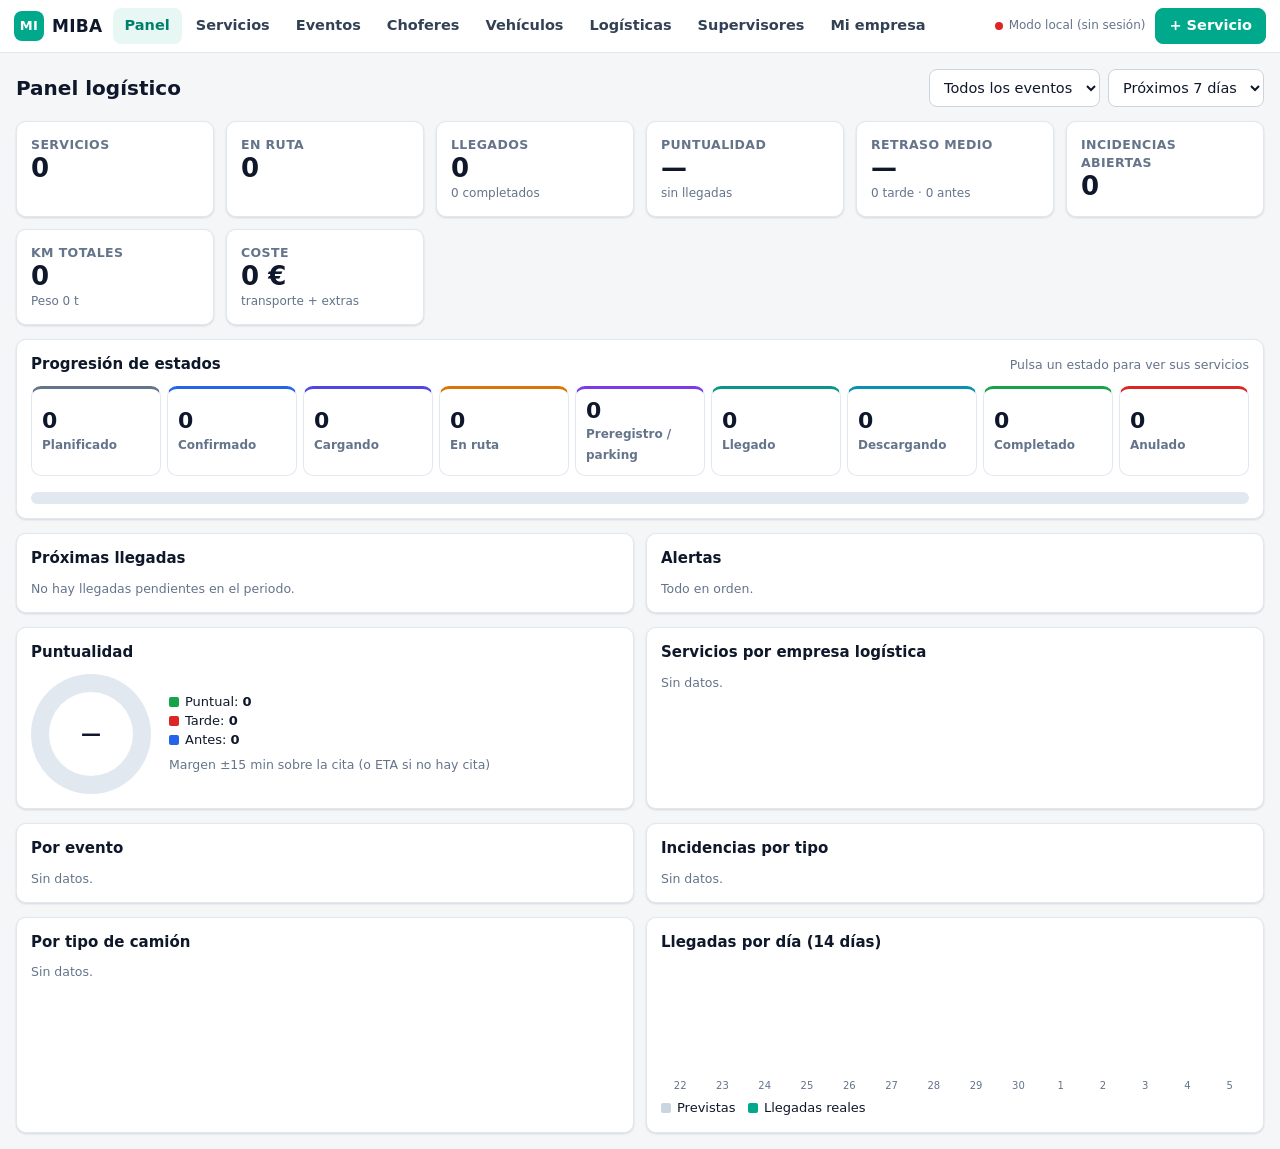
<file: MIBA.html>
<!doctype html>
<html lang="es">
<head>
<meta charset="utf-8">
<meta name="viewport" content="width=device-width,initial-scale=1,viewport-fit=cover">
<title>MIBA · Logística de empresa</title>
<style>
:root{--bg:#f4f6f8;--card:#fff;--ink:#0f172a;--ink2:#334155;--mute:#64748b;--line:#e2e8f0;--line2:#cbd5e1;--brand:#00a88c;--brand2:#00806b;--brandl:#e6f7f4;--red:#dc2626;--redl:#fef2f2;--amber:#d97706;--amberl:#fffbeb;--blue:#2563eb;--bluel:#eff6ff;--green:#16a34a;--greenl:#f0fdf4;--purple:#7c3aed;--purplel:#f5f3ff;--r:10px;--sh:0 1px 2px rgba(15,23,42,.06),0 1px 3px rgba(15,23,42,.08);--font:system-ui,-apple-system,"Segoe UI",Roboto,Inter,sans-serif}
*{box-sizing:border-box}
html,body{margin:0;height:100%;background:var(--bg);color:var(--ink);font:400 14.5px/1.45 var(--font);-webkit-font-smoothing:antialiased}
button,input,select,textarea{font:inherit;color:inherit}
button{cursor:pointer}
a{color:var(--blue)}
.top{position:sticky;top:0;z-index:20;background:var(--card);border-bottom:1px solid var(--line);display:flex;align-items:center;gap:10px;padding:8px 14px;flex-wrap:wrap}
.brand{display:flex;align-items:center;gap:8px;font-weight:800;font-size:17px;letter-spacing:.3px}
.brand i{display:inline-grid;place-items:center;width:30px;height:30px;border-radius:8px;background:var(--brand);color:#fff;font-style:normal;font-size:13px}
.tabs{display:flex;gap:2px;overflow-x:auto;flex:1;min-width:0;scrollbar-width:none}
.tabs::-webkit-scrollbar{display:none}
.tab{border:0;background:transparent;padding:0 12px;height:36px;border-radius:8px;color:var(--ink2);font-weight:600;white-space:nowrap}
.tab:hover{background:var(--bg)}
.tab.on{background:var(--brandl);color:var(--brand2)}
.tab em{font-style:normal;font-size:11.5px;background:var(--line);border-radius:10px;padding:1px 7px;margin-left:5px;color:var(--ink2)}
.sync{font-size:12px;color:var(--mute);display:flex;align-items:center;gap:6px;white-space:nowrap}
.sync b{width:8px;height:8px;border-radius:50%;background:var(--amber);display:inline-block}
.sync.ok b{background:var(--green)}.sync.err b{background:var(--red)}
.main{padding:16px;max-width:1500px;margin:0 auto}
.btn{display:inline-flex;align-items:center;justify-content:center;gap:6px;height:36px;padding:0 13px;border-radius:8px;border:1px solid var(--line2);background:var(--card);color:var(--ink);font-weight:600;white-space:nowrap}
.btn:hover{border-color:var(--ink2)}
.btn.p{background:var(--brand);border-color:var(--brand);color:#fff}.btn.p:hover{background:var(--brand2)}
.btn.d{color:var(--red);border-color:#fecaca}.btn.d:hover{background:var(--redl)}
.btn.sm{height:30px;padding:0 10px;font-size:13px}
.btn.g{border-color:transparent;background:transparent}.btn.g:hover{background:var(--bg)}
.btn:disabled{opacity:.5;cursor:default}
.row{display:flex;gap:8px;align-items:center;flex-wrap:wrap}
.sp{flex:1}
.h1{font-size:20px;font-weight:800;margin:0}
.h2{font-size:15px;font-weight:700;margin:0 0 10px}
.muted{color:var(--mute)}.small{font-size:12.5px}
.card{background:var(--card);border:1px solid var(--line);border-radius:var(--r);padding:14px;box-shadow:var(--sh)}
.grid{display:grid;gap:12px}
.g4{grid-template-columns:repeat(auto-fill,minmax(170px,1fr))}
.g2{grid-template-columns:repeat(auto-fit,minmax(340px,1fr))}
.kpi .v{font-size:26px;font-weight:800;line-height:1.1}
.kpi .l{font-size:12.5px;color:var(--mute);font-weight:600;text-transform:uppercase;letter-spacing:.4px}
.kpi .s{font-size:12px;color:var(--mute);margin-top:2px}
input.in,select.in,textarea.in{width:100%;height:38px;border:1px solid var(--line2);border-radius:8px;padding:0 10px;background:#fff;outline:none}
textarea.in{height:auto;min-height:70px;padding:8px 10px;resize:vertical}
.in:focus{border-color:var(--brand);box-shadow:0 0 0 3px rgba(0,168,140,.15)}
.search{max-width:320px}
table.t{width:100%;border-collapse:separate;border-spacing:0;font-size:13.5px}
.t th{position:sticky;top:0;background:#f8fafc;text-align:left;font-size:12px;text-transform:uppercase;letter-spacing:.3px;color:var(--mute);font-weight:700;padding:9px 10px;border-bottom:1px solid var(--line);white-space:nowrap}
.t td{padding:9px 10px;border-bottom:1px solid var(--line);vertical-align:top}
.t tr.click{cursor:pointer}.t tr.click:hover td{background:#f8fafc}
.tw{overflow:auto;border:1px solid var(--line);border-radius:var(--r);background:var(--card);max-height:calc(100vh - 210px)}
.badge{display:inline-flex;align-items:center;gap:5px;border-radius:20px;padding:2px 9px;font-size:12px;font-weight:700;white-space:nowrap;background:var(--line);color:var(--ink2)}
.badge:before{content:"";width:7px;height:7px;border-radius:50%;background:currentColor}
.chip{display:inline-block;border-radius:6px;padding:1px 7px;font-size:12px;font-weight:700;white-space:nowrap}
.c-red{background:var(--redl);color:var(--red)}.c-amb{background:var(--amberl);color:var(--amber)}.c-grn{background:var(--greenl);color:var(--green)}.c-blu{background:var(--bluel);color:var(--blue)}.c-pur{background:var(--purplel);color:var(--purple)}.c-gry{background:#f1f5f9;color:var(--mute)}
.pipe{display:flex;gap:6px;overflow-x:auto;padding-bottom:4px}
.pipe .st{flex:1;min-width:112px;border:1px solid var(--line);border-radius:10px;padding:10px;background:var(--card);cursor:pointer;text-align:left}
.pipe .st:hover{border-color:var(--line2)}
.pipe .st b{display:block;font-size:22px;line-height:1.1}
.pipe .st span{font-size:12px;font-weight:700;color:var(--mute)}
.bar{display:flex;height:12px;border-radius:6px;overflow:hidden;background:var(--line)}
.bar i{display:block;height:100%}
.hbar{display:grid;grid-template-columns:minmax(90px,170px) 1fr 50px;gap:8px;align-items:center;font-size:13px;margin:5px 0}
.hbar .tr{height:10px;background:var(--line);border-radius:5px;overflow:hidden}.hbar .tr i{display:block;height:100%;background:var(--brand);border-radius:5px}
.hbar .n{text-align:right;font-weight:700}
.empty{padding:40px 20px;text-align:center;color:var(--mute)}
.ov{position:fixed;inset:0;background:rgba(15,23,42,.35);z-index:50;display:none}
.ov.on{display:block}
.dr{position:fixed;top:0;right:0;bottom:0;width:min(860px,100%);background:var(--bg);z-index:60;display:none;flex-direction:column;box-shadow:-8px 0 30px rgba(15,23,42,.15)}
.dr.on{display:flex}
.dr .hd{display:flex;align-items:center;gap:8px;padding:12px 16px;background:var(--card);border-bottom:1px solid var(--line)}
.dr .hd .tt{font-weight:800;font-size:16px;flex:1;min-width:0;overflow:hidden;text-overflow:ellipsis;white-space:nowrap}
.dr .bd{flex:1;overflow:auto;padding:16px}
.dr .ft{display:flex;gap:8px;padding:10px 16px;background:var(--card);border-top:1px solid var(--line);flex-wrap:wrap}
.sec{background:var(--card);border:1px solid var(--line);border-radius:var(--r);padding:12px 14px;margin-bottom:12px}
.sec>h4{margin:0 0 10px;font-size:13px;text-transform:uppercase;letter-spacing:.5px;color:var(--brand2)}
.fg{display:grid;grid-template-columns:repeat(auto-fill,minmax(200px,1fr));gap:10px 12px}
.f label{display:block;font-size:12.5px;font-weight:600;color:var(--ink2);margin-bottom:4px}
.f.full{grid-column:1/-1}
.f .ck{display:flex;align-items:center;gap:8px;height:38px;font-weight:600}
.f .ck input{width:18px;height:18px;accent-color:var(--brand)}
.req:after{content:" *";color:var(--red)}
.kv{display:grid;grid-template-columns:repeat(auto-fill,minmax(210px,1fr));gap:8px 14px}
.kv div{font-size:13.5px;min-width:0;overflow-wrap:anywhere}.kv small{display:block;font-size:11.5px;color:var(--mute);font-weight:700;text-transform:uppercase;letter-spacing:.3px}
.tl{list-style:none;margin:0;padding:0}
.tl li{position:relative;padding:0 0 12px 20px;font-size:13.5px}
.tl li:before{content:"";position:absolute;left:4px;top:6px;width:8px;height:8px;border-radius:50%;background:var(--brand)}
.tl li:after{content:"";position:absolute;left:7.5px;top:16px;bottom:0;width:1px;background:var(--line2)}
.tl li:last-child:after{display:none}
.steps{display:flex;gap:4px;margin:4px 0 12px;flex-wrap:wrap}
.steps span{flex:1;min-width:70px;height:6px;border-radius:3px;background:var(--line)}
.steps span.on{background:var(--brand)}
.toast{position:fixed;left:50%;bottom:24px;transform:translateX(-50%);background:#0f172a;color:#fff;padding:10px 16px;border-radius:10px;font-weight:600;z-index:99;display:none;max-width:90vw}
.toast.e{background:var(--red)}
.alert{display:flex;gap:10px;align-items:flex-start;padding:9px 10px;border-radius:8px;margin-bottom:6px;font-size:13.5px}
.donut{width:120px;height:120px;border-radius:50%;display:grid;place-items:center;flex-shrink:0}
.donut div{width:84px;height:84px;border-radius:50%;background:var(--card);display:grid;place-items:center;font-weight:800;font-size:20px}
.legend{font-size:13px}.legend span{display:inline-block;width:10px;height:10px;border-radius:2px;margin-right:6px;vertical-align:-1px}
.mini{font-size:12.5px;color:var(--mute)}
.list-mini{max-height:320px;overflow:auto}
.lm{display:flex;gap:8px;align-items:center;padding:7px 0;border-bottom:1px solid var(--line);font-size:13.5px}
.lm:last-child{border-bottom:0}
@media(max-width:700px){.tabs{order:9;flex-basis:100%}.main{padding:10px}.hide-m{display:none}.dr .bd{padding:10px}.g2{grid-template-columns:1fr}}
@media print{.top,.no-print{display:none!important}}
</style>
</head>
<body>
<div class="top">
  <div class="brand"><i>MI</i>MIBA</div>
  <nav class="tabs" id="tabs"></nav>
  <div class="sync" id="sync"><b></b><span>Conectando…</span></div>
  <button class="btn p" onclick="M.newServicio()">+ Servicio</button>
</div>
<main class="main" id="main"></main>
<div class="ov" id="ov" onclick="M.closeDr()"></div>
<aside class="dr" id="dr"><div class="hd"><div class="tt" id="drT"></div><button class="btn g" onclick="M.closeDr()">✕</button></div><div class="bd" id="drB"></div><div class="ft" id="drF"></div></aside>
<div class="toast" id="toast"></div>
<script>
(function(){
'use strict';
/* ═══ MIBA · módulo de logística de empresa (BeUnifyT) ═══
   Datos en Firebase RTDB: cu1/miba/<colección>/<id>  (no toca cu1/controlunificado)
   Sin Firebase (archivo abierto suelto) → localStorage 'bu_miba_local'. */
var COLL=['empresa','choferes','vehiculos','logisticas','supervisores','eventos','servicios'];
var S={};COLL.forEach(function(c){S[c]={};});
var REF=null,MODE='local',VIEW='dash',F={q:'',est:'',ev:'',per:'semana',arch:false},LS='bu_miba_local',CUR=null,RTE=null;
var M=window.M={};

/* ── Utilidades ── */
function $(id){return document.getElementById(id);}
function E(s){return String(s==null?'':s).replace(/[&<>"']/g,function(c){return {'&':'&amp;','<':'&lt;','>':'&gt;','"':'&quot;',"'":'&#39;'}[c];});}
function uid(){return Date.now().toString(36)+Math.random().toString(36).slice(2,7);}
function toast(m,err){var t=$('toast');t.textContent=m;t.className='toast'+(err?' e':'');t.style.display='block';clearTimeout(toast._t);toast._t=setTimeout(function(){t.style.display='none';},err?5000:2400);}
function pad(n){return (n<10?'0':'')+n;}
function toLocalInput(ts){if(!ts)return '';var d=new Date(ts);if(isNaN(d))return '';return d.getFullYear()+'-'+pad(d.getMonth()+1)+'-'+pad(d.getDate())+'T'+pad(d.getHours())+':'+pad(d.getMinutes());}
function fromLocalInput(v){if(!v)return null;var t=new Date(v).getTime();return isNaN(t)?null:t;}
function fdt(ts){if(!ts)return '—';var d=new Date(ts);return pad(d.getDate())+'/'+pad(d.getMonth()+1)+' '+pad(d.getHours())+':'+pad(d.getMinutes());}
function fdate(v){if(!v)return '—';var d=new Date(v);if(isNaN(d))return E(v);return pad(d.getDate())+'/'+pad(d.getMonth()+1)+'/'+d.getFullYear();}
function fnum(n,dec){if(n==null||n===''||isNaN(n))return '—';return Number(n).toLocaleString('es-ES',{maximumFractionDigits:dec==null?0:dec});}
function fmin(m){if(m==null||isNaN(m))return '—';var s=m<0?'-':'';m=Math.abs(Math.round(m));var h=Math.floor(m/60),mm=m%60;return s+(h?h+' h ':'')+(mm||!h?mm+' min':'');}
function digits(s){return String(s||'').replace(/[^\d+]/g,'').replace(/^\+/,'');}
function user(){try{var u=parent.buMibaUser&&parent.buMibaUser();return u?(u.nombre||u.email||u.id||''):'';}catch(e){return '';}}
function list(c,all){var o=S[c]||{};return Object.keys(o).map(function(k){return o[k];}).filter(function(x){return x&&(all||!x._arch);});}
function get(c,id){return id&&S[c]?S[c][id]:null;}
function clean(o){return JSON.parse(JSON.stringify(o));}
function daysTo(d){if(!d)return null;var t=new Date(d).getTime();if(isNaN(t))return null;return Math.floor((t-Date.now())/864e5);}

/* ── Persistencia ── */
function setSync(st,msg){var s=$('sync');s.className='sync'+(st==='ok'?' ok':st==='err'?' err':'');s.querySelector('span').textContent=msg;}
function loadLocal(){try{var v=JSON.parse(localStorage.getItem(LS)||'{}');COLL.forEach(function(c){S[c]=v[c]||{};});}catch(e){}}
function saveLocal(){try{localStorage.setItem(LS,JSON.stringify(S));}catch(e){}}
function init(){
  var db=null;try{db=parent.buMibaFb&&parent.buMibaFb();}catch(e){}
  if(db&&db.ref){
    REF=db.ref('cu1/miba');
    REF.on('value',function(sn){var v=sn.val()||{};COLL.forEach(function(c){S[c]=v[c]||{};});MODE='fb';setSync('ok','Sincronizado');render();},
      function(err){MODE='local';loadLocal();setSync('err','Sin permiso en la nube · guardado local');toast('Sin acceso a cu1/miba ('+(err&&err.code||'error')+'). Se guarda en este dispositivo.',1);render();});
  }else{loadLocal();setSync('err','Modo local (sin sesión)');render();}
}
function save(c,o,silent){
  var now=Date.now();if(!o.id)o.id=uid();if(!o.createdAt){o.createdAt=now;o.createdBy=user();}o.updatedAt=now;o.updatedBy=user();
  S[c][o.id]=o;
  if(REF&&MODE==='fb'){REF.child(c+'/'+o.id).set(clean(o)).catch(function(e){toast('Error al guardar: '+(e&&e.code||e),1);});}else saveLocal();
  if(!silent)render();return o;
}

/* ── Catálogos ── */
var TIPOS=['Furgoneta (< 3,5 t)','Rígido 7,5 t','Rígido 12 t','Rígido 18 t','Tráiler / semirremolque','Megatráiler','Frigorífico','Lona / tautliner','Plataforma','Góndola / especial','Portacontenedores','Camión grúa'];
var PAISES=['España','Francia','Alemania','Italia','Portugal','Países Bajos','Bélgica','Reino Unido','Suiza','Austria','Polonia','Chequia','Dinamarca','Suecia','Noruega','Irlanda','Hungría','Rumanía','Grecia','Turquía','Marruecos','EE. UU.','México','Argentina','Brasil','Chile','Emiratos Árabes Unidos','China'];
var EST=[
 {k:'PLANIFICADO',l:'Planificado',c:'#64748b'},
 {k:'CONFIRMADO',l:'Confirmado',c:'#2563eb'},
 {k:'CARGANDO',l:'Cargando',c:'#4f46e5'},
 {k:'EN_RUTA',l:'En ruta',c:'#d97706'},
 {k:'ESPERA',l:'Preregistro / parking',c:'#7c3aed'},
 {k:'LLEGADO',l:'Llegado',c:'#0d9488'},
 {k:'DESCARGA',l:'Descargando',c:'#0891b2'},
 {k:'COMPLETADO',l:'Completado',c:'#16a34a'},
 {k:'ANULADO',l:'Anulado',c:'#dc2626'}];
var ESTI={};EST.forEach(function(e,i){e.i=i;ESTI[e.k]=e;});
var INC_T=['Retraso','Adelanto','Avería','Accidente','Tráfico / corte','Documentación','Aduana','Acreditación / acceso','Carga dañada','Chofer','Otro'];
function badge(k){var e=ESTI[k]||ESTI.PLANIFICADO;return '<span class="badge" style="color:'+e.c+';background:'+e.c+'14">'+E(e.l)+'</span>';}

/* ── Esquemas de formularios ── */
var REFLBL={
 choferes:function(x){return (x.nombre||'')+' '+(x.apellidos||'');},
 vehiculos:function(x){return (x.matricula||'')+(x.tipo?' · '+x.tipo:'');},
 logisticas:function(x){return (x.nombre||'')+(x.ciudad?' · '+x.ciudad:'');},
 supervisores:function(x){return (x.nombre||'')+(x.rol?' · '+x.rol:'');},
 eventos:function(x){return (x.nombre||'')+(x.ciudad?' · '+x.ciudad:'');}
};
function lbl(c,id){var x=get(c,id);return x?REFLBL[c](x).trim():'';}
var SCH={
 empresa:{t:'Mi empresa',sec:[
  {h:'Datos de la empresa',f:[{k:'razon',l:'Razón social',r:1},{k:'comercial',l:'Nombre comercial'},{k:'cif',l:'CIF / VAT'},{k:'pais',l:'País',t:'pais'},{k:'ciudad',l:'Ciudad'},{k:'direccion',l:'Dirección',w:1},{k:'telefono',l:'Teléfono',t:'tel'},{k:'email',l:'Email',t:'email'},{k:'web',l:'Web'}]},
  {h:'Responsable de logística',f:[{k:'resp',l:'Nombre'},{k:'respTel',l:'Teléfono',t:'tel'},{k:'respEmail',l:'Email',t:'email'},{k:'horario',l:'Horario de atención'}]},
  {h:'Notas',f:[{k:'notas',l:'Notas internas',t:'ta',w:1}]}]},
 choferes:{t:'Chofer',sec:[
  {h:'Datos',f:[{k:'nombre',l:'Nombre',r:1},{k:'apellidos',l:'Apellidos'},{k:'doc',l:'DNI / pasaporte'},{k:'nacionalidad',l:'Nacionalidad'},{k:'telefono',l:'Teléfono',t:'tel',r:1},{k:'whatsapp',l:'WhatsApp',t:'tel'},{k:'email',l:'Email',t:'email'},{k:'idiomas',l:'Idiomas'},{k:'logistica',l:'Empresa logística',t:'ref',c:'logisticas'}]},
  {h:'Habilitaciones',f:[{k:'carnet',l:'Carnet',t:'sel',o:['B','C1','C','C+E','D']},{k:'carnetCad',l:'Caducidad carnet',t:'date'},{k:'capCad',l:'Caducidad CAP',t:'date'},{k:'tacoCad',l:'Caducidad tarjeta tacógrafo',t:'date'},{k:'adr',l:'ADR (mercancías peligrosas)',t:'chk'},{k:'activo',l:'Activo',t:'chk',d:true}]},
  {h:'Notas',f:[{k:'notas',l:'Notas',t:'ta',w:1}]}]},
 vehiculos:{t:'Vehículo',sec:[
  {h:'Vehículo',f:[{k:'matricula',l:'Matrícula',r:1},{k:'remolque',l:'Matrícula remolque'},{k:'tipo',l:'Tipo de camión',t:'sel',o:TIPOS,r:1},{k:'modelo',l:'Marca / modelo'},{k:'logistica',l:'Empresa logística',t:'ref',c:'logisticas'},{k:'chofer',l:'Chofer habitual',t:'ref',c:'choferes'}]},
  {h:'Capacidad',f:[{k:'mma',l:'MMA (kg)',t:'num'},{k:'util',l:'Carga útil (kg)',t:'num'},{k:'largo',l:'Largo caja (m)',t:'num'},{k:'alto',l:'Alto total (m)',t:'num'},{k:'vol',l:'Volumen (m³)',t:'num'},{k:'palets',l:'Palets',t:'num'},{k:'trampilla',l:'Plataforma elevadora',t:'chk'},{k:'adr',l:'Apto ADR',t:'chk'},{k:'frio',l:'Frío / temperatura',t:'chk'}]},
  {h:'Documentación',f:[{k:'itvCad',l:'Caducidad ITV',t:'date'},{k:'seguroCad',l:'Caducidad seguro',t:'date'},{k:'tarjetaTte',l:'Tarjeta de transporte'},{k:'activo',l:'Activo',t:'chk',d:true},{k:'notas',l:'Notas',t:'ta',w:1}]}]},
 logisticas:{t:'Empresa logística',sec:[
  {h:'Empresa',f:[{k:'nombre',l:'Nombre',r:1},{k:'cif',l:'CIF / VAT'},{k:'pais',l:'País',t:'pais',r:1},{k:'ciudad',l:'Ciudad',r:1},{k:'direccion',l:'Dirección',w:1},{k:'telefono',l:'Teléfono',t:'tel'},{k:'email',l:'Email',t:'email'},{k:'whatsapp',l:'WhatsApp',t:'tel'},{k:'web',l:'Web'}]},
  {h:'Operativa',f:[{k:'contacto',l:'Persona de contacto'},{k:'contactoTel',l:'Teléfono contacto',t:'tel'},{k:'flota',l:'Tipos de camión que ofrece',t:'ta',w:1},{k:'zonas',l:'Zonas / países que cubre',w:1},{k:'reemplazo',l:'Disponible como reemplazo',t:'chk'},{k:'aduanas',l:'Gestiona aduanas',t:'chk'},{k:'valor',l:'Valoración',t:'sel',o:['','★','★★','★★★','★★★★','★★★★★']},{k:'tarifa',l:'Tarifa orientativa (€/km)',t:'num'}]},
  {h:'Notas',f:[{k:'notas',l:'Notas',t:'ta',w:1}]}]},
 supervisores:{t:'Supervisor / encargado',sec:[
  {h:'Datos',f:[{k:'nombre',l:'Nombre',r:1},{k:'rol',l:'Rol',t:'sel',o:['Supervisor','Encargado','Jefe de tráfico','Coordinador en destino','Coordinador en origen','Montador jefe']},{k:'empresa',l:'Empresa'},{k:'telefono',l:'Teléfono',t:'tel',r:1},{k:'whatsapp',l:'WhatsApp',t:'tel'},{k:'email',l:'Email',t:'email'},{k:'idiomas',l:'Idiomas'},{k:'notas',l:'Notas',t:'ta',w:1}]}]},
 eventos:{t:'Evento',sec:[
  {h:'Evento',f:[{k:'nombre',l:'Nombre del evento',r:1},{k:'pais',l:'País',t:'pais',r:1},{k:'ciudad',l:'Ciudad',r:1},{k:'organizador',l:'Organizador'},{k:'eIni',l:'Evento desde',t:'date'},{k:'eFin',l:'Evento hasta',t:'date'},{k:'mIni',l:'Montaje desde',t:'dt'},{k:'mFin',l:'Montaje hasta',t:'dt'},{k:'dIni',l:'Desmontaje desde',t:'dt'},{k:'dFin',l:'Desmontaje hasta',t:'dt'}]},
  {h:'Centro del evento',f:[{k:'centro',l:'Centro / recinto',r:1},{k:'direccion',l:'Dirección',w:1},{k:'cp',l:'Código postal'},{k:'telefono',l:'Teléfono',t:'tel'},{k:'email',l:'Email',t:'email'},{k:'web',l:'Web'},{k:'puertas',l:'Puertas de ingreso de vehículos',w:1},{k:'horario',l:'Horario de acceso de camiones',w:1},{k:'limites',l:'Límites (altura, peso, tiempo de descarga)',w:1}]},
  {h:'Preregistro y acreditación',f:[{k:'preObl',l:'Preregistro obligatorio',t:'chk'},{k:'preNombre',l:'Recinto de preregistro'},{k:'preDir',l:'Dirección preregistro',w:1},{k:'acred',l:'Acreditación (requisitos / web)',t:'ta',w:1},{k:'pagoImp',l:'Pago extra de registro (€)',t:'num'},{k:'pagoConc',l:'Concepto del pago'}]},
  {h:'Parkings cercanos',f:[{k:'parkings',l:'Parkings (uno por línea)',t:'ta',w:1}]},
  {h:'Contacto en destino',f:[{k:'cNombre',l:'Nombre'},{k:'cTel',l:'Teléfono',t:'tel'},{k:'cEmail',l:'Email',t:'email'},{k:'notas',l:'Notas',t:'ta',w:1}]}]},
 servicios:{t:'Servicio',sec:[
  {h:'General',f:[{k:'ref',l:'Referencia'},{k:'evento',l:'Evento',t:'ref',c:'eventos'},{k:'tipoSrv',l:'Tipo de servicio',t:'sel',o:['Montaje','Desmontaje','Entrega','Recogida','Traslado','Retorno']},{k:'prioridad',l:'Prioridad',t:'sel',o:['Normal','Alta','Urgente']},{k:'estado',l:'Estado',t:'est'}]},
  {h:'Equipo',f:[{k:'logistica',l:'Empresa logística',t:'ref',c:'logisticas'},{k:'chofer',l:'Chofer',t:'ref',c:'choferes'},{k:'chofer2',l:'Segundo chofer (doble tripulación)',t:'ref',c:'choferes'},{k:'vehiculo',l:'Vehículo',t:'ref',c:'vehiculos'},{k:'tipoCamion',l:'Tipo de camión',t:'sel',o:TIPOS},{k:'supervisor',l:'Supervisor / encargado',t:'ref',c:'supervisores'},{k:'supDestino',l:'Encargado en destino',t:'ref',c:'supervisores'}]},
  {h:'Origen',f:[{k:'oNombre',l:'Empresa / almacén de origen'},{k:'oDir',l:'Dirección de origen',w:1},{k:'oCiudad',l:'Ciudad'},{k:'oPais',l:'País',t:'pais'},{k:'oContacto',l:'Contacto en origen'},{k:'oTel',l:'Teléfono',t:'tel'},{k:'oEmail',l:'Email',t:'email'},{k:'oVentana',l:'Ventana de carga'}]},
  {h:'Destino',f:[{k:'dCentro',l:'Centro del evento'},{k:'dDir',l:'Dirección de destino',w:1},{k:'dCiudad',l:'Ciudad'},{k:'dPais',l:'País',t:'pais'},{k:'dTel',l:'Teléfono centro',t:'tel'},{k:'dEmail',l:'Email centro',t:'email'},{k:'hall',l:'Hall / pabellón'},{k:'stand',l:'Stand'},{k:'puertaCerca',l:'Puerta más cercana'},{k:'puertaIng',l:'Puerta de ingreso'},{k:'refDestino',l:'Referencia (expositor / pedido)'},{k:'dContacto',l:'Contacto en destino'},{k:'dContactoTel',l:'Teléfono contacto',t:'tel'},{k:'dContactoEmail',l:'Email contacto',t:'email'},{k:'slot',l:'Cita / slot en destino',t:'dt'}]},
  {h:'Ruta y tiempos',f:[{k:'salidaPrev',l:'Salida prevista',t:'dt'},{k:'km',l:'Km aprox. origen → destino',t:'num'},{k:'horasCond',l:'Horas de conducción (base)',t:'num'},{k:'eta',l:'Llegada estimada (ETA)',t:'dt'},{k:'prohib',l:'Aplicar prohibición fin de semana (> 7,5 t)',t:'chk',d:true},{k:'salidaReal',l:'Salida real',t:'dt'},{k:'llegadaReal',l:'Hora de llegada real',t:'dt'},{k:'parking',l:'Parking de espera asignado',w:1}]},
  {h:'Carga',f:[{k:'bultos',l:'Bultos',t:'num'},{k:'palets',l:'Palets',t:'num'},{k:'peso',l:'Peso total (kg)',t:'num'},{k:'vol',l:'Volumen (m³)',t:'num'},{k:'ml',l:'Metros lineales',t:'num'},{k:'descarga',l:'Medio de descarga',t:'sel',o:['','Carretilla del recinto','Plataforma elevadora propia','Grúa','Manual','Transpaleta']},{k:'carga',l:'Descripción del material',t:'ta',w:1},{k:'adr',l:'Mercancía peligrosa (ADR)',t:'chk'},{k:'adrClase',l:'Clase ADR / nº ONU'},{k:'temp',l:'Temperatura controlada'},{k:'apilable',l:'Apilable',t:'chk'},{k:'seguroCarga',l:'Valor asegurado (€)',t:'num'}]},
  {h:'Aduanas',f:[{k:'aduana',l:'Necesita aduanas',t:'chk'},{k:'aduTipo',l:'Tipo',t:'sel',o:['','Exportación','Importación','Tránsito T1','Cuaderno ATA','Importación temporal','Otro']},{k:'aduAgente',l:'Agente de aduanas'},{k:'aduTel',l:'Teléfono agente',t:'tel'},{k:'aduDoc',l:'Nº documento (DUA / MRN / ATA)'},{k:'aduEstado',l:'Estado aduana',t:'sel',o:['','Pendiente','En trámite','Despachado','Retenido']}]},
  {h:'Registro y acreditación',f:[{k:'preObl',l:'Preregistro obligatorio',t:'chk'},{k:'preRecinto',l:'Recinto de preregistro'},{k:'acredNum',l:'Nº acreditación'},{k:'acredEst',l:'Estado acreditación',t:'sel',o:['','Pendiente','Solicitada','Aprobada','Rechazada']},{k:'pagoImp',l:'Pago extra de registro (€)',t:'num'},{k:'pagoConc',l:'Concepto'},{k:'pagoOk',l:'Pagado',t:'chk'},{k:'pagoRef',l:'Ref. pago'}]},
  {h:'Costes',f:[{k:'precio',l:'Precio del transporte (€)',t:'num'},{k:'peajes',l:'Peajes (€)',t:'num'},{k:'extras',l:'Otros extras (€)',t:'num'}]},
  {h:'Documentos y notas',f:[{k:'cmr',l:'CMR / albarán'},{k:'docsOk',l:'Documentación completa',t:'chk'},{k:'notas',l:'Notas',t:'ta',w:1}]}]}
};

/* ── Formularios ── */
function fieldHTML(f,v){
  var id='f_'+f.k,val=v==null?(f.d!=null?f.d:''):v,h='<div class="f'+(f.w||f.t==='ta'?' full':'')+'">';
  if(f.t==='chk')return h+'<label class="ck"><input type="checkbox" id="'+id+'"'+(val?' checked':'')+'> '+E(f.l)+'</label></div>';
  h+='<label for="'+id+'"'+(f.r?' class="req"':'')+'>'+E(f.l)+'</label>';
  if(f.t==='ta')return h+'<textarea class="in" id="'+id+'">'+E(val)+'</textarea></div>';
  if(f.t==='sel'||f.t==='est'||f.t==='ref'){
    var o='';
    if(f.t==='sel'){var hs=false;f.o.forEach(function(x){if(x===val)hs=true;o+='<option'+(x===val?' selected':'')+'>'+E(x)+'</option>';});if(val&&!hs)o+='<option selected>'+E(val)+'</option>';if(f.o[0]!=='')o='<option value=""></option>'+o;}
    else if(f.t==='est'){EST.forEach(function(e){o+='<option value="'+e.k+'"'+((val||'PLANIFICADO')===e.k?' selected':'')+'>'+E(e.l)+'</option>';});}
    else{o='<option value="">—</option>';list(f.c).sort(function(a,b){return REFLBL[f.c](a).localeCompare(REFLBL[f.c](b));}).forEach(function(x){o+='<option value="'+E(x.id)+'"'+(x.id===val?' selected':'')+'>'+E(REFLBL[f.c](x))+'</option>';});if(val&&!get(f.c,val))o+='<option value="'+E(val)+'" selected>(archivado)</option>';}
    return h+'<select class="in" id="'+id+'">'+o+'</select></div>';
  }
  if(f.t==='pais'){return h+'<input class="in" id="'+id+'" list="dlPais" value="'+E(val)+'" autocomplete="off"></div>';}
  var ty=f.t==='num'?'number" step="any':f.t==='date'?'date':f.t==='dt'?'datetime-local':f.t==='tel'?'tel':f.t==='email'?'email':'text';
  if(f.t==='dt')val=toLocalInput(val);
  return h+'<input class="in" type="'+ty+'" id="'+id+'" value="'+E(val)+'"></div>';
}
function formHTML(c,o){
  var h='<datalist id="dlPais">'+PAISES.map(function(p){return '<option value="'+E(p)+'">';}).join('')+'</datalist>';
  SCH[c].sec.forEach(function(s){h+='<div class="sec"><h4>'+E(s.h)+'</h4><div class="fg">'+s.f.map(function(f){return fieldHTML(f,o[f.k]);}).join('')+'</div>'+(c==='servicios'&&s.h==='Ruta y tiempos'?'<div class="row" style="margin-top:10px"><button type="button" class="btn sm" onclick="M.calcRuta()">🧭 Calcular km y ETA</button><button type="button" class="btn sm" onclick="M.calcEta()">⏱ Recalcular ETA</button><span class="mini" id="rutaInfo"></span></div>':'')+(c==='eventos'&&s.h==='Parkings cercanos'?'<div class="row" style="margin-top:8px"><button type="button" class="btn sm" onclick="M.buscarParkings()">🅿️ Buscar parkings cercanos (OpenStreetMap)</button><span class="mini" id="pkInfo"></span></div><div id="pkRes"></div>':'')+'</div>';});
  return h;
}
function readForm(c,base){
  var o=clean(base||{}),miss=[];
  SCH[c].sec.forEach(function(s){s.f.forEach(function(f){var el=$('f_'+f.k);if(!el)return;var v;
    if(f.t==='chk')v=el.checked;else if(f.t==='num')v=el.value===''?null:Number(el.value);else if(f.t==='dt')v=fromLocalInput(el.value);else v=el.value.trim();
    if(v===''||v==null)delete o[f.k];else o[f.k]=v;if(f.r&&(v===''||v==null))miss.push(f.l);});});
  return {o:o,miss:miss};
}
function fv(k){var el=$('f_'+k);if(!el)return '';return el.type==='checkbox'?el.checked:el.value;}
function setf(k,v,force){var el=$('f_'+k);if(!el)return;if(el.type==='checkbox'){el.checked=!!v;return;}if(!force&&el.value)return;if(el.type==='datetime-local')v=toLocalInput(v);el.value=v==null?'':v;}

/* ── Drawer ── */
function openDr(t,body,foot){$('drT').textContent=t;$('drB').innerHTML=body;$('drF').innerHTML=foot||'';$('dr').classList.add('on');$('ov').classList.add('on');$('drB').scrollTop=0;}
M.closeDr=function(){$('dr').classList.remove('on');$('ov').classList.remove('on');CUR=null;};
document.addEventListener('keydown',function(e){if(e.key==='Escape'&&$('dr').classList.contains('on'))M.closeDr();});

M.edit=function(c,id){
  var o=id?clean(get(c,id)||{}):{};
  if(c==='empresa'){o=clean(get('empresa','main')||{id:'main'});}
  if(c==='servicios'&&!id){o.estado='PLANIFICADO';o.ref=nextRef();o.prohib=true;if(F.ev)o.evento=F.ev;}
  CUR={c:c,id:o.id||null,base:o};
  openDr((id||c==='empresa'?'Editar ':'Nuevo ')+SCH[c].t.toLowerCase(),formHTML(c,o),
    '<button class="btn p" onclick="M.saveForm()">Guardar</button><button class="btn" onclick="M.closeDr()">Cancelar</button><span class="sp"></span>'+(id&&c!=='servicios'&&c!=='empresa'?'<button class="btn d" onclick="M.archive(\''+c+'\',\''+id+'\')">Archivar</button>':''));
  if(c==='servicios')wireSrvForm();
};
M.saveForm=function(){
  if(!CUR)return;var c=CUR.c,r=readForm(c,CUR.base);
  if(r.miss.length){toast('Falta: '+r.miss.join(', '),1);return;}
  var o=r.o;if(c==='empresa')o.id='main';
  if(c==='servicios'){
    var prev=CUR.id?get('servicios',CUR.id):null;o.hist=o.hist||[];
    if(!prev)o.hist.push({ts:Date.now(),estado:o.estado||'PLANIFICADO',by:user(),nota:'Creado'});
    else if(prev.estado!==o.estado)o.hist.push({ts:Date.now(),estado:o.estado,by:user(),nota:'Estado cambiado desde el formulario'});
    if(!o.eta&&o.salidaPrev&&o.horasCond){var est=estimateETA(o.salidaPrev,o.horasCond,{doble:!!o.chofer2,heavy:isHeavy(o),prohib:o.prohib});o.eta=est.eta;}
  }
  save(c,o);toast('Guardado');
  if(c==='servicios')M.view(o.id);else M.closeDr();
};
M.archive=function(c,id){var o=get(c,id);if(!o||!confirm('¿Archivar «'+(REFLBL[c]?REFLBL[c](o):o.id)+'»? Se puede recuperar desde «Mostrar archivados».'))return;o._arch=true;save(c,o);M.closeDr();toast('Archivado');};
M.restore=function(c,id){var o=get(c,id);if(!o)return;delete o._arch;save(c,o);toast('Recuperado');};

/* ── Servicio: autocompletado ── */
function isHeavy(o){var t=o.tipoCamion||'';if(!t){var v=get('vehiculos',o.vehiculo);t=v?v.tipo||'':'';}return !/Furgoneta/i.test(t);}
function nextRef(){var d=new Date(),p='MB-'+String(d.getFullYear()).slice(2)+pad(d.getMonth()+1)+pad(d.getDate())+'-',n=list('servicios',true).filter(function(s){return String(s.ref||'').indexOf(p)===0;}).length+1;return p+(n<10?'00':n<100?'0':'')+n;}
function fillFromEvento(force){
  var ev=get('eventos',fv('evento'));if(!ev)return;
  setf('dCentro',ev.centro,force);setf('dDir',[ev.direccion,ev.cp].filter(Boolean).join(', '),force);setf('dCiudad',ev.ciudad,force);setf('dPais',ev.pais,force);setf('dTel',ev.telefono,force);setf('dEmail',ev.email,force);
  setf('dContacto',ev.cNombre,force);setf('dContactoTel',ev.cTel,force);setf('dContactoEmail',ev.cEmail,force);
  setf('preRecinto',ev.preNombre,force);if(ev.preObl)setf('preObl',true);if(ev.pagoImp!=null)setf('pagoImp',ev.pagoImp,force);setf('pagoConc',ev.pagoConc,force);
  if(ev.puertas&&!fv('puertaIng')&&String(ev.puertas).split(/[,;\n]/).length===1)setf('puertaIng',ev.puertas);
}
function wireSrvForm(){
  var on=function(k,f){var el=$('f_'+k);if(el)el.addEventListener('change',f);};
  on('evento',function(){fillFromEvento(false);});
  on('vehiculo',function(){var v=get('vehiculos',fv('vehiculo'));if(!v)return;if(v.tipo)setf('tipoCamion',v.tipo,true);if(v.chofer)setf('chofer',v.chofer);if(v.logistica)setf('logistica',v.logistica);});
  on('chofer',function(){var ch=get('choferes',fv('chofer'));if(ch&&ch.logistica)setf('logistica',ch.logistica);});
  on('salidaPrev',function(){if(fv('horasCond'))M.calcEta(true);});
  on('horasCond',function(){if(fv('salidaPrev'))M.calcEta(true);});
  on('km',function(){if(!fv('horasCond')&&fv('km')){var h=Number(fv('km'))/speedFor(fv('tipoCamion'));setf('horasCond',Math.round(h*10)/10,true);if(fv('salidaPrev'))M.calcEta(true);}});
  if(!CUR.id)fillFromEvento(false);
}
function speedFor(t){return /Furgoneta/i.test(t||'')?82:/7,5/.test(t||'')?75:68;}
function truckFactor(t){return /Furgoneta/i.test(t||'')?1.05:/7,5|12 t/.test(t||'')?1.15:1.25;}

/* ── Estimación de llegada: conducción + descansos UE 561/2006 + día/hora de salida ── */
function inBan(d){var w=d.getDay(),h=d.getHours();return (w===6&&h>=22)||(w===0&&h<22);}
function traffic(d){var w=d.getDay(),h=d.getHours();if(w>=1&&w<=5&&((h>=7&&h<9)||(h>=17&&h<19)))return .82;if(w===5&&h>=14&&h<20)return .85;if(h>=22||h<5)return 1.05;return 1;}
function estimateETA(salida,horas,o){
  o=o||{};var t=new Date(salida).getTime(),rem=Number(horas)*60,since=0,day=0,maxDay=o.doble?18*60:9*60,rest=o.doble?9*60:11*60,br=0,rs=0,ban=0,run=0,g=0,drive=0,step=15;
  if(!t||!(rem>0))return {eta:null};
  while(rem>0&&g++<40000){
    var d=new Date(t);
    if(o.prohib&&o.heavy&&inBan(d)){t+=step*6e4;ban+=step;run+=step;if(run>=45)since=0;if(run>=rest)day=0;continue;}run=0;
    if(!o.doble&&since>=270){t+=45*6e4;since=0;br++;continue;}
    if(day>=maxDay){t+=rest*6e4;day=0;since=0;rs++;continue;}
    var s=Math.min(step,rem/traffic(d));rem-=s*traffic(d);t+=s*6e4;since+=s;day+=s;drive+=s;
  }
  return {eta:t,total:(t-new Date(salida).getTime())/6e4,breaks:br,rests:rs,ban:ban,drive:drive};
}
M.estimateETA=estimateETA;
M.calcEta=function(quiet){
  var sal=fromLocalInput(fv('salidaPrev')),h=Number(fv('horasCond'));
  if(!sal||!h){if(!quiet)toast('Indica salida prevista y horas de conducción (o calcula la ruta)',1);return;}
  var r=estimateETA(sal,h,{doble:!!fv('chofer2'),heavy:isHeavy({tipoCamion:fv('tipoCamion'),vehiculo:fv('vehiculo')}),prohib:fv('prohib')});
  setf('eta',r.eta,true);
  var dn=['domingo','lunes','martes','miércoles','jueves','viernes','sábado'][new Date(sal).getDay()];
  $('rutaInfo').textContent='Salida en '+dn+' · total '+fmin(r.total)+' · '+r.breaks+' pausas de 45 min · '+r.rests+' descansos diarios'+(r.ban?' · '+fmin(r.ban)+' parado por prohibición de fin de semana':'')+' · estimación aproximada';
};
function geocode(q){return fetch('https://nominatim.openstreetmap.org/search?format=json&limit=1&q='+encodeURIComponent(q),{headers:{'Accept-Language':'es'}}).then(function(r){return r.json();}).then(function(a){if(!a||!a[0])throw new Error('No se encontró: '+q);return {lat:+a[0].lat,lon:+a[0].lon,name:a[0].display_name};});}
M.calcRuta=function(){
  var o=[fv('oDir'),fv('oCiudad'),fv('oPais')].filter(Boolean).join(', '),d=[fv('dDir'),fv('dCiudad'),fv('dPais')].filter(Boolean).join(', ');
  if(!fv('oCiudad')&&!fv('oDir')||!fv('dCiudad')&&!fv('dDir')){toast('Rellena origen y destino (al menos ciudad)',1);return;}
  var info=$('rutaInfo');info.textContent='Calculando ruta…';
  var A;geocode(o).catch(function(){return geocode([fv('oCiudad'),fv('oPais')].filter(Boolean).join(', '));}).then(function(a){A=a;return geocode(d).catch(function(){return geocode([fv('dCiudad'),fv('dPais')].filter(Boolean).join(', '));});})
  .then(function(B){return fetch('https://router.project-osrm.org/route/v1/driving/'+A.lon+','+A.lat+';'+B.lon+','+B.lat+'?overview=false').then(function(r){return r.json();});})
  .then(function(j){
    if(!j.routes||!j.routes[0])throw new Error('Sin ruta por carretera');
    var km=Math.round(j.routes[0].distance/1000),h=j.routes[0].duration/3600*truckFactor(fv('tipoCamion'));
    setf('km',km,true);setf('horasCond',Math.round(h*10)/10,true);
    info.textContent=km+' km · '+fmin(h*60)+' de conducción en camión';
    if(fv('salidaPrev'))M.calcEta(true);
  }).catch(function(e){info.textContent='';toast('No se pudo calcular: '+(e.message||e)+'. Puedes poner los km a mano.',1);});
};

/* ── Parkings (OpenStreetMap / Overpass) ── */
function dist(a,b,c,d){var R=6371,x=(c-a)*Math.PI/180,y=(d-b)*Math.PI/180,s=Math.sin(x/2)*Math.sin(x/2)+Math.cos(a*Math.PI/180)*Math.cos(c*Math.PI/180)*Math.sin(y/2)*Math.sin(y/2);return 2*R*Math.atan2(Math.sqrt(s),Math.sqrt(1-s));}
M.buscarParkings=function(){
  var q=[fv('direccion'),fv('cp'),fv('ciudad'),fv('pais')].filter(Boolean).join(', ')||[fv('centro'),fv('ciudad')].filter(Boolean).join(', ');
  if(!q){toast('Rellena la dirección o el centro y la ciudad',1);return;}
  var info=$('pkInfo');info.textContent='Buscando…';
  geocode(q).catch(function(){return geocode([fv('centro'),fv('ciudad'),fv('pais')].filter(Boolean).join(', '));}).then(function(p){
    var qs='[out:json][timeout:25];(nwr(around:15000,'+p.lat+','+p.lon+')["amenity"="parking"]["hgv"~"yes|designated"];nwr(around:15000,'+p.lat+','+p.lon+')["amenity"="truck_stop"];nwr(around:20000,'+p.lat+','+p.lon+')["highway"="services"];nwr(around:2500,'+p.lat+','+p.lon+')["amenity"="parking"]["access"!="private"];);out center 60;';
    return fetch('https://overpass-api.de/api/interpreter',{method:'POST',body:'data='+encodeURIComponent(qs)}).then(function(r){return r.json();}).then(function(j){return {p:p,el:j.elements||[]};});
  }).then(function(r){
    var items=r.el.map(function(e){var la=e.lat||(e.center&&e.center.lat),lo=e.lon||(e.center&&e.center.lon),tg=e.tags||{};return {n:tg.name||(tg.highway==='services'?'Área de servicio':tg.amenity==='truck_stop'?'Parada de camiones':'Parking'),hgv:/yes|designated/.test(tg.hgv||'')||tg.amenity==='truck_stop',cap:tg['capacity:hgv']||tg.capacity||'',km:dist(r.p.lat,r.p.lon,la,lo),la:la,lo:lo};})
      .filter(function(x){return x.la;}).sort(function(a,b){return (b.hgv-a.hgv)||(a.km-b.km);}).slice(0,25);
    info.textContent=items.length+' resultados';
    $('pkRes').innerHTML=items.length?'<div class="list-mini" style="margin-top:8px">'+items.map(function(x,i){return '<div class="lm"><span class="chip '+(x.hgv?'c-grn':'c-gry')+'">'+(x.hgv?'Camiones':'Turismos')+'</span><div style="flex:1;min-width:0">'+E(x.n)+' <span class="mini">· '+x.km.toFixed(1)+' km'+(x.cap?' · '+E(x.cap)+' plazas':'')+'</span></div><a class="btn sm g" target="_blank" href="https://www.google.com/maps?q='+x.la+','+x.lo+'">Mapa</a><button type="button" class="btn sm" data-i="'+i+'">Añadir</button></div>';}).join('')+'</div>':'<div class="mini">Sin resultados en OpenStreetMap.</div>';
    $('pkRes').querySelectorAll('button[data-i]').forEach(function(b){b.onclick=function(){var x=items[+b.dataset.i],ta=$('f_parkings');ta.value=(ta.value?ta.value.replace(/\s+$/,'')+'\n':'')+x.n+' · '+x.km.toFixed(1)+' km'+(x.hgv?' · camiones':'')+' · https://www.google.com/maps?q='+x.la+','+x.lo;b.disabled=true;b.textContent='Añadido';};});
  }).catch(function(e){info.textContent='';toast('No se pudo buscar: '+(e.message||e),1);});
};

/* ── Cálculos de servicio ── */
function target(s){return s.slot||s.eta||null;}
function delay(s){
  var tg=target(s);if(!tg)return null;
  if(s.llegadaReal)return {m:(s.llegadaReal-tg)/6e4,live:false};
  if(s.estado!=='ANULADO'&&s.estado!=='COMPLETADO'&&(ESTI[s.estado]||{}).i<ESTI.LLEGADO.i&&Date.now()>tg+15*6e4)return {m:(Date.now()-tg)/6e4,live:true};
  return null;
}
function delayChip(s){var d=delay(s);if(!d)return '';if(Math.abs(d.m)<=15)return '<span class="chip c-grn">Puntual</span>';if(d.m>0)return '<span class="chip c-red">'+(d.live?'Retraso en curso ':'Retraso ')+fmin(d.m)+'</span>';return '<span class="chip c-blu">Adelanto '+fmin(-d.m)+'</span>';}
function openInc(s){return (s.incid||[]).filter(function(i){return !i.ok;}).length;}
function srvDate(s){return s.slot||s.eta||s.salidaPrev||s.createdAt;}
function inPeriod(s){
  if(F.per==='todo')return true;var t=srvDate(s);if(!t)return true;var d0=new Date();d0.setHours(0,0,0,0);var a=d0.getTime(),b;
  if(F.per==='hoy')b=a+864e5;else if(F.per==='manana'){a+=864e5;b=a+864e5;}else{a-=864e5;b=a+8*864e5;}
  return t>=a&&t<b;
}
function srvFiltered(useStatus){
  var q=F.q.toLowerCase();
  return list('servicios',F.arch).filter(function(s){
    if(F.ev&&s.evento!==F.ev)return false;if(useStatus&&F.est&&s.estado!==F.est)return false;
    if(VIEW==='dash'&&!inPeriod(s))return false;
    if(q){var txt=[s.ref,s.oNombre,s.oCiudad,s.dCentro,s.dCiudad,s.hall,s.stand,s.refDestino,lbl('choferes',s.chofer),lbl('vehiculos',s.vehiculo),lbl('logisticas',s.logistica),lbl('eventos',s.evento)].join(' ').toLowerCase();if(txt.indexOf(q)<0)return false;}
    return true;
  }).sort(function(a,b){return (srvDate(a)||0)-(srvDate(b)||0);});
}

/* ── Acciones de servicio ── */
function setEstado(s,k,nota,extra){s.estado=k;s.hist=s.hist||[];s.hist.push({ts:Date.now(),estado:k,by:user(),nota:nota||''});if(extra)extra(s);save('servicios',s,true);render();M.view(s.id);}
M.estado=function(id,k){var s=get('servicios',id);if(!s)return;
  if(k==='EN_RUTA'&&!s.salidaReal){setEstado(s,k,'Salida marcada',function(x){x.salidaReal=Date.now();if(x.horasCond){var r=estimateETA(x.salidaReal,x.horasCond,{doble:!!x.chofer2,heavy:isHeavy(x),prohib:x.prohib});x.eta=r.eta;}});return;}
  if(k==='LLEGADO'&&!s.llegadaReal){setEstado(s,k,'Llegada marcada',function(x){x.llegadaReal=Date.now();});return;}
  setEstado(s,k,'');};
M.llegada=function(id){var s=get('servicios',id);if(!s)return;var v=prompt('Hora de llegada (dd/mm hh:mm). Vacío = ahora',s.llegadaReal?fdt(s.llegadaReal):'');if(v===null)return;var t=Date.now();
  if(v.trim()){var m=v.trim().match(/^(\d{1,2})\/(\d{1,2})(?:\/(\d{2,4}))?\s+(\d{1,2}):(\d{2})$/)||v.trim().match(/^()()()(\d{1,2}):(\d{2})$/);if(!m){toast('Formato: 27/10 14:30 o 14:30',1);return;}var d=new Date();if(m[1]){d.setDate(1);d.setMonth(+m[2]-1);d.setDate(+m[1]);if(m[3])d.setFullYear(+m[3]<100?2000+ +m[3]:+m[3]);}d.setHours(+m[4],+m[5],0,0);t=d.getTime();}
  var sx=s;sx.llegadaReal=t;var adv=(ESTI[sx.estado]||{}).i<ESTI.LLEGADO.i;setEstado(sx,adv?'LLEGADO':sx.estado,'Hora de llegada: '+fdt(t));};
M.mover=function(id,min){var s=get('servicios',id);if(!s)return;['slot','eta'].forEach(function(k){if(s[k])s[k]+=min*6e4;});if(!s.slot&&!s.eta){toast('El servicio no tiene cita ni ETA',1);return;}s.hist=s.hist||[];s.hist.push({ts:Date.now(),estado:s.estado,by:user(),nota:(min<0?'Adelantado ':'Retrasado ')+fmin(Math.abs(min))});save('servicios',s,true);render();M.view(id);toast(min<0?'Adelantado':'Retrasado');};
M.anular=function(id){var s=get('servicios',id);if(!s)return;var m=prompt('Motivo de la anulación');if(m===null)return;setEstado(s,'ANULADO','Anulado: '+(m||'sin motivo'),function(x){x.anuladoMotivo=m;});};
M.reactivar=function(id){var s=get('servicios',id);if(!s)return;var last=(s.hist||[]).slice().reverse().find(function(h){return h.estado!=='ANULADO';});setEstado(s,last?last.estado:'PLANIFICADO','Reactivado');};
M.dup=function(id){var s=get('servicios',id);if(!s)return;var n=clean(s);['id','createdAt','createdBy','updatedAt','updatedBy','salidaReal','llegadaReal','hist','incid','anuladoMotivo','_arch'].forEach(function(k){delete n[k];});n.ref=nextRef();n.estado='PLANIFICADO';n.hist=[{ts:Date.now(),estado:'PLANIFICADO',by:user(),nota:'Duplicado de '+(s.ref||'')}];save('servicios',n);M.view(n.id);toast('Duplicado');};
M.incid=function(id){var s=get('servicios',id);if(!s)return;
  openDr('Nueva incidencia · '+(s.ref||''),'<div class="sec"><div class="fg"><div class="f"><label>Tipo</label><select class="in" id="iT">'+INC_T.map(function(x){return '<option>'+x+'</option>';}).join('')+'</select></div><div class="f"><label>Minutos de impacto (+ retraso / − adelanto)</label><input class="in" type="number" id="iM"></div><div class="f"><label class="ck"><input type="checkbox" id="iMov" checked> Mover la ETA con estos minutos</label></div><div class="f full"><label>Descripción</label><textarea class="in" id="iD"></textarea></div></div></div>',
  '<button class="btn p" id="iOk">Guardar incidencia</button><button class="btn" onclick="M.view(\''+id+'\')">Cancelar</button>');
  $('iOk').onclick=function(){var m=Number($('iM').value)||0,inc={id:uid(),ts:Date.now(),tipo:$('iT').value,min:m,desc:$('iD').value.trim(),by:user(),ok:false};s.incid=s.incid||[];s.incid.push(inc);if(m&&$('iMov').checked&&s.eta)s.eta+=m*6e4;s.hist=s.hist||[];s.hist.push({ts:Date.now(),estado:s.estado,by:user(),nota:'Incidencia: '+inc.tipo+(m?' ('+(m>0?'+':'')+m+' min)':'')});save('servicios',s,true);render();M.view(id);toast('Incidencia registrada');};
};
M.incOk=function(id,iid){var s=get('servicios',id);if(!s)return;(s.incid||[]).forEach(function(i){if(i.id===iid){i.ok=!i.ok;i.okTs=Date.now();}});save('servicios',s,true);render();M.view(id);};
M.asignarLog=function(id,lid){var s=get('servicios',id);if(!s)return;var prev=lbl('logisticas',s.logistica);s.logistica=lid;s.hist=s.hist||[];s.hist.push({ts:Date.now(),estado:s.estado,by:user(),nota:'Reemplazo: '+(prev||'—')+' → '+lbl('logisticas',lid)});save('servicios',s,true);render();M.view(id);toast('Empresa asignada');};

function contact(name,tel,email,wa){var h='';if(tel)h+=' <a class="btn sm g" href="tel:'+E(String(tel).replace(/[^\d+]/g,''))+'">📞</a>';if(wa||tel)h+='<a class="btn sm g" target="_blank" href="https://wa.me/'+digits(wa||tel)+'">💬</a>';if(email)h+='<a class="btn sm g" href="mailto:'+E(email)+'">✉️</a>';return (name?E(name):'')+(tel?' <span class="mini">'+E(tel)+'</span>':'')+h;}
function kv(k,v){return v==null||v===''?'':'<div><small>'+E(k)+'</small>'+v+'</div>';}
function waMsg(s){var ev=get('eventos',s.evento)||{};return ['MIBA · '+(s.ref||''),ev.nombre?'Evento: '+ev.nombre:'','Origen: '+[s.oNombre,s.oDir,s.oCiudad].filter(Boolean).join(', '),'Destino: '+[s.dCentro,s.dDir,s.dCiudad].filter(Boolean).join(', '),s.hall||s.stand?'Hall '+(s.hall||'—')+' · Stand '+(s.stand||'—'):'',s.puertaIng?'Puerta de ingreso: '+s.puertaIng:'',s.puertaCerca?'Puerta cercana: '+s.puertaCerca:'',s.slot?'Cita: '+fdt(s.slot):'',s.salidaPrev?'Salida: '+fdt(s.salidaPrev):'',s.eta?'ETA: '+fdt(s.eta):'',s.preObl?'Preregistro obligatorio: '+(s.preRecinto||'sí'):'',s.parking?'Parking: '+s.parking:'',s.dContacto?'Contacto destino: '+s.dContacto+' '+(s.dContactoTel||''):'',s.refDestino?'Referencia: '+s.refDestino:''].filter(Boolean).join('\n');}
function mapsRoute(s){return 'https://www.google.com/maps/dir/?api=1&origin='+encodeURIComponent([s.oDir,s.oCiudad,s.oPais].filter(Boolean).join(', '))+'&destination='+encodeURIComponent([s.dDir,s.dCiudad,s.dPais].filter(Boolean).join(', '))+'&travelmode=driving';}

M.view=function(id){
  var s=get('servicios',id);if(!s){M.closeDr();return;}
  CUR=null;var ev=get('eventos',s.evento)||{},ch=get('choferes',s.chofer),ch2=get('choferes',s.chofer2),ve=get('vehiculos',s.vehiculo),lg=get('logisticas',s.logistica),sp=get('supervisores',s.supervisor),sd=get('supervisores',s.supDestino),ei=(ESTI[s.estado]||ESTI.PLANIFICADO).i,an=s.estado==='ANULADO';
  var steps='<div class="steps">'+EST.slice(0,8).map(function(e){return '<span class="'+(!an&&e.i<=ei?'on':'')+'" title="'+E(e.l)+'"></span>';}).join('')+'</div>';
  var nx=an?null:EST[ei+1];if(nx&&nx.k==='ANULADO')nx=null;
  var h='<div class="row" style="margin-bottom:6px">'+badge(s.estado)+delayChip(s)+(openInc(s)?'<span class="chip c-red">'+openInc(s)+' incidencia(s) abiertas</span>':'')+(s.aduana?'<span class="chip c-pur">Aduana: '+E(s.aduEstado||'pendiente')+'</span>':'')+(s.prioridad&&s.prioridad!=='Normal'?'<span class="chip c-amb">'+E(s.prioridad)+'</span>':'')+'</div>'+steps;
  h+='<div class="row no-print" style="margin-bottom:12px">'+(nx?'<button class="btn p" onclick="M.estado(\''+id+'\',\''+nx.k+'\')">→ '+E(nx.l)+'</button>':'')
    +'<select class="in" style="width:auto" onchange="if(this.value)M.estado(\''+id+'\',this.value)"><option value="">Cambiar estado…</option>'+EST.filter(function(e){return e.k!=='ANULADO';}).map(function(e){return '<option value="'+e.k+'">'+E(e.l)+'</option>';}).join('')+'</select>'
    +'<button class="btn" onclick="M.llegada(\''+id+'\')">🕒 Hora de llegada</button><button class="btn" onclick="M.incid(\''+id+'\')">⚠️ Incidencia</button></div>';
  h+='<div class="sec"><h4>Adelantar / retrasar cita y ETA</h4><div class="row">'+[-60,-30,-15,15,30,60].map(function(m){return '<button class="btn sm" onclick="M.mover(\''+id+'\','+m+')">'+(m<0?'−':'+')+Math.abs(m)+' min</button>';}).join('')+'<span class="mini">Cita: <b>'+fdt(s.slot)+'</b> · ETA: <b>'+fdt(s.eta)+'</b></span></div></div>';
  h+='<div class="sec"><h4>Ruta</h4><div class="kv">'+kv('Origen',E([s.oNombre,s.oDir,s.oCiudad,s.oPais].filter(Boolean).join(', '))||'—')+kv('Contacto origen',contact(s.oContacto,s.oTel,s.oEmail))+kv('Ventana de carga',E(s.oVentana))+kv('Destino',E([s.dCentro,s.dDir,s.dCiudad,s.dPais].filter(Boolean).join(', '))||'—')+kv('Hall · Stand',E((s.hall||'—')+' · '+(s.stand||'—')))+kv('Puerta de ingreso',E(s.puertaIng))+kv('Puerta cercana',E(s.puertaCerca))+kv('Referencia',E(s.refDestino))+kv('Contacto destino',contact(s.dContacto,s.dContactoTel,s.dContactoEmail))+kv('Centro',contact('',s.dTel,s.dEmail))
    +kv('Km aprox.',s.km!=null?fnum(s.km)+' km':'')+kv('Conducción',s.horasCond?fmin(s.horasCond*60):'')+kv('Salida prevista',fdt(s.salidaPrev))+kv('Salida real',s.salidaReal?fdt(s.salidaReal):'')+kv('ETA',fdt(s.eta))+kv('Cita / slot',s.slot?fdt(s.slot):'')+kv('Llegada real',s.llegadaReal?'<b>'+fdt(s.llegadaReal)+'</b>':'')+kv('Parking de espera',E(s.parking))+'</div><div class="row" style="margin-top:10px"><a class="btn sm" target="_blank" href="'+mapsRoute(s)+'">🗺️ Ver ruta</a></div></div>';
  h+='<div class="sec"><h4>Equipo</h4><div class="kv">'+kv('Empresa logística',lg?contact(lg.nombre,lg.telefono,lg.email,lg.whatsapp):'<span class="chip c-amb">Sin asignar</span>')+kv('Chofer',ch?contact(REFLBL.choferes(ch),ch.telefono,ch.email,ch.whatsapp):'<span class="chip c-amb">Sin asignar</span>')+kv('Segundo chofer',ch2?contact(REFLBL.choferes(ch2),ch2.telefono,ch2.email,ch2.whatsapp):'')+kv('Vehículo',ve?E(ve.matricula+(ve.remolque?' + '+ve.remolque:'')):'<span class="chip c-amb">Sin asignar</span>')+kv('Tipo de camión',E(s.tipoCamion||(ve&&ve.tipo)))+kv('Supervisor',sp?contact(sp.nombre+(sp.rol?' ('+sp.rol+')':''),sp.telefono,sp.email,sp.whatsapp):'')+kv('Encargado destino',sd?contact(sd.nombre,sd.telefono,sd.email,sd.whatsapp):'')+'</div>'
    +(ch?'<div class="row" style="margin-top:10px"><a class="btn sm" target="_blank" href="https://wa.me/'+digits(ch.whatsapp||ch.telefono)+'?text='+encodeURIComponent(waMsg(s))+'">💬 Enviar hoja de ruta al chofer</a></div>':'')+'</div>';
  h+='<div class="sec"><h4>Carga, aduanas y registro</h4><div class="kv">'+kv('Bultos',s.bultos!=null?fnum(s.bultos):'')+kv('Palets',s.palets!=null?fnum(s.palets):'')+kv('Peso',s.peso!=null?fnum(s.peso)+' kg':'')+kv('Volumen',s.vol!=null?fnum(s.vol,1)+' m³':'')+kv('Metros lineales',s.ml!=null?fnum(s.ml,1)+' m':'')+kv('Descarga',E(s.descarga))+kv('Material',E(s.carga))+kv('ADR',s.adr?'Sí '+E(s.adrClase||''):'')+kv('Temperatura',E(s.temp))
    +kv('Aduanas',s.aduana?E([s.aduTipo,s.aduEstado,s.aduDoc].filter(Boolean).join(' · ')||'Sí'):'No')+kv('Agente de aduanas',s.aduAgente||s.aduTel?contact(s.aduAgente,s.aduTel):'')+kv('Preregistro',s.preObl?'Obligatorio · '+E(s.preRecinto||''):'')+kv('Acreditación',E([s.acredNum,s.acredEst].filter(Boolean).join(' · ')))+kv('Pago de registro',s.pagoImp!=null?fnum(s.pagoImp,2)+' € '+E(s.pagoConc||'')+' '+(s.pagoOk?'<span class="chip c-grn">Pagado</span>':'<span class="chip c-amb">Pendiente</span>'):'')
    +kv('Coste total',(s.precio||s.peajes||s.extras||s.pagoImp)?fnum((s.precio||0)+(s.peajes||0)+(s.extras||0)+(s.pagoImp||0),2)+' €':'')+kv('CMR / albarán',E(s.cmr))+kv('Documentación',s.docsOk?'<span class="chip c-grn">Completa</span>':'<span class="chip c-amb">Pendiente</span>')+'</div>'+(s.notas?'<p class="small" style="white-space:pre-wrap;margin:10px 0 0">'+E(s.notas)+'</p>':'')+'</div>';
  if(ev.id)h+='<div class="sec"><h4>Evento · '+E(ev.nombre||'')+'</h4><div class="kv">'+kv('Horario de acceso',E(ev.horario))+kv('Puertas',E(ev.puertas))+kv('Límites',E(ev.limites))+kv('Montaje',ev.mIni?fdt(ev.mIni)+' → '+fdt(ev.mFin):'')+kv('Desmontaje',ev.dIni?fdt(ev.dIni)+' → '+fdt(ev.dFin):'')+kv('Preregistro',ev.preObl?E((ev.preNombre||'Sí')+(ev.preDir?' · '+ev.preDir:'')):'')+kv('Acreditación',E(ev.acred))+'</div>'+(ev.parkings?'<div class="mini" style="margin-top:8px"><b>Parkings cercanos</b></div>'+linkify(ev.parkings):'')+'</div>';
  var inc=s.incid||[];
  h+='<div class="sec"><h4>Incidencias ('+inc.length+')</h4>'+(inc.length?inc.slice().reverse().map(function(i){return '<div class="lm"><span class="chip '+(i.ok?'c-grn':'c-red')+'">'+(i.ok?'Resuelta':'Abierta')+'</span><div style="flex:1;min-width:0"><b>'+E(i.tipo)+'</b>'+(i.min?' · '+(i.min>0?'+':'')+i.min+' min':'')+' <span class="mini">'+fdt(i.ts)+' · '+E(i.by||'')+'</span>'+(i.desc?'<div class="small">'+E(i.desc)+'</div>':'')+'</div><button class="btn sm" onclick="M.incOk(\''+id+'\',\''+i.id+'\')">'+(i.ok?'Reabrir':'Resolver')+'</button></div>';}).join(''):'<div class="mini">Sin incidencias.</div>')+'</div>';
  h+='<div class="sec"><h4>Empresas de reemplazo</h4>'+replHTML(s)+'</div>';
  h+='<div class="sec"><h4>Historial</h4><ul class="tl">'+(s.hist||[]).slice().reverse().map(function(x){return '<li><b>'+E((ESTI[x.estado]||{}).l||x.estado)+'</b> · '+fdt(x.ts)+(x.by?' · '+E(x.by):'')+(x.nota?'<div class="mini">'+E(x.nota)+'</div>':'')+'</li>';}).join('')+'</ul></div>';
  openDr((s.ref||'Servicio')+' · '+(lbl('eventos',s.evento)||s.dCentro||''),h,
    '<button class="btn p" onclick="M.edit(\'servicios\',\''+id+'\')">Editar</button><button class="btn" onclick="M.print(\''+id+'\')">🖨 Hoja de ruta</button><button class="btn" onclick="M.dup(\''+id+'\')">Duplicar</button><span class="sp"></span>'+(an?'<button class="btn" onclick="M.reactivar(\''+id+'\')">Reactivar</button>':'<button class="btn d" onclick="M.anular(\''+id+'\')">Anular</button>'));
};
function linkify(t){return '<div class="small" style="white-space:pre-wrap">'+E(t).replace(/(https?:\/\/[^\s<]+)/g,'<a target="_blank" href="$1">mapa</a>')+'</div>';}
function replHTML(s){
  var city=(s.dCiudad||'').toLowerCase().trim(),pais=(s.dPais||'').toLowerCase().trim(),oc=(s.oCiudad||'').toLowerCase().trim(),op=(s.oPais||'').toLowerCase().trim();
  var c=list('logisticas').filter(function(l){return l.id!==s.logistica;}).map(function(l){var lc=(l.ciudad||'').toLowerCase().trim(),lp=(l.pais||'').toLowerCase().trim(),sc=0,w=[];
    if(city&&lc===city){sc+=4;w.push('misma ciudad que destino');}else if(oc&&lc===oc){sc+=3;w.push('misma ciudad que origen');}
    if(pais&&lp===pais){sc+=2;if(!w.length)w.push('mismo país que destino');}else if(op&&lp===op){sc+=1;if(!w.length)w.push('mismo país que origen');}
    if(l.reemplazo)sc+=1.5;if(s.aduana&&l.aduanas)sc+=.5;return {l:l,sc:sc,w:w};}).filter(function(x){return x.sc>=1.5;}).sort(function(a,b){return b.sc-a.sc;}).slice(0,8);
  if(!c.length)return '<div class="mini">No hay empresas logísticas en '+E(s.dCiudad||s.dPais||'el destino')+'. Añádelas en «Logísticas» marcando «Disponible como reemplazo».</div>';
  return c.map(function(x){var l=x.l;return '<div class="lm"><div style="flex:1;min-width:0"><b>'+E(l.nombre)+'</b> <span class="mini">'+E([l.ciudad,l.pais].filter(Boolean).join(', '))+' · '+E(x.w.join(', '))+(l.reemplazo?' · reemplazo':'')+(l.valor?' · '+E(l.valor):'')+'</span></div>'+contact('',l.telefono,l.email,l.whatsapp)+'<button class="btn sm" onclick="M.asignarLog(\''+s.id+'\',\''+l.id+'\')">Asignar</button></div>';}).join('');
}
M.print=function(id){
  var s=get('servicios',id);if(!s)return;var w=window.open('','_blank');if(!w){toast('Permite ventanas emergentes para imprimir',1);return;}
  var ch=get('choferes',s.chofer),ve=get('vehiculos',s.vehiculo),lg=get('logisticas',s.logistica);
  var r=function(k,v){return v?'<tr><th>'+E(k)+'</th><td>'+E(v)+'</td></tr>':'';};
  w.document.write('<!doctype html><meta charset="utf-8"><title>Hoja de ruta '+E(s.ref||'')+'</title><style>body{font:13px system-ui,sans-serif;margin:24px;color:#111}h1{font-size:20px;margin:0 0 4px}table{width:100%;border-collapse:collapse;margin:10px 0}th{width:34%;text-align:left;color:#555;font-weight:600;padding:5px 8px;border-bottom:1px solid #ddd;vertical-align:top}td{padding:5px 8px;border-bottom:1px solid #ddd;white-space:pre-wrap}h2{font-size:14px;margin:16px 0 0;text-transform:uppercase;letter-spacing:.5px;color:#00806b}</style>'
   +'<h1>Hoja de ruta · '+E(s.ref||'')+'</h1><div>'+E(lbl('eventos',s.evento))+' · '+E((ESTI[s.estado]||{}).l||'')+'</div>'
   +'<h2>Origen</h2><table>'+r('Lugar',[s.oNombre,s.oDir,s.oCiudad,s.oPais].filter(Boolean).join(', '))+r('Contacto',[s.oContacto,s.oTel,s.oEmail].filter(Boolean).join(' · '))+r('Ventana de carga',s.oVentana)+r('Salida prevista',s.salidaPrev&&fdt(s.salidaPrev))+'</table>'
   +'<h2>Destino</h2><table>'+r('Centro',[s.dCentro,s.dDir,s.dCiudad,s.dPais].filter(Boolean).join(', '))+r('Hall / Stand',(s.hall||'—')+' / '+(s.stand||'—'))+r('Puerta de ingreso',s.puertaIng)+r('Puerta cercana',s.puertaCerca)+r('Referencia',s.refDestino)+r('Cita',s.slot&&fdt(s.slot))+r('ETA',s.eta&&fdt(s.eta))+r('Contacto destino',[s.dContacto,s.dContactoTel,s.dContactoEmail].filter(Boolean).join(' · '))+r('Preregistro',s.preObl?(s.preRecinto||'Obligatorio'):'')+r('Acreditación',[s.acredNum,s.acredEst].filter(Boolean).join(' · '))+r('Parking de espera',s.parking)+'</table>'
   +'<h2>Equipo y carga</h2><table>'+r('Empresa logística',lg&&[lg.nombre,lg.telefono].filter(Boolean).join(' · '))+r('Chofer',ch&&[REFLBL.choferes(ch),ch.telefono].filter(Boolean).join(' · '))+r('Vehículo',ve&&[ve.matricula,ve.remolque,s.tipoCamion||ve.tipo].filter(Boolean).join(' · '))+r('Km aprox.',s.km&&s.km+' km')+r('Carga',[s.bultos&&s.bultos+' bultos',s.palets&&s.palets+' palets',s.peso&&s.peso+' kg',s.vol&&s.vol+' m³'].filter(Boolean).join(' · '))+r('Material',s.carga)+r('Aduanas',s.aduana?[s.aduTipo,s.aduDoc,s.aduAgente,s.aduTel].filter(Boolean).join(' · ')||'Sí':'')+r('ADR',s.adr?(s.adrClase||'Sí'):'')+r('Notas',s.notas)+'</table><script>print()<\/script>');
  w.document.close();
};

/* ── Vistas ── */
var TABS=[['dash','Panel'],['servicios','Servicios'],['eventos','Eventos'],['choferes','Choferes'],['vehiculos','Vehículos'],['logisticas','Logísticas'],['supervisores','Supervisores'],['empresa','Mi empresa']];
M.tab=function(k){VIEW=k;F.est='';F.q='';render();window.scrollTo(0,0);};
function renderTabs(){$('tabs').innerHTML=TABS.map(function(t){var n=t[0]==='dash'||t[0]==='empresa'?'':list(t[0]).length;return '<button class="tab'+(VIEW===t[0]?' on':'')+'" onclick="M.tab(\''+t[0]+'\')">'+t[1]+(n?'<em>'+n+'</em>':'')+'</button>';}).join('');}
function render(){
  renderTabs();var h='';
  try{h=VIEW==='dash'?vDash():VIEW==='servicios'?vSrv():VIEW==='empresa'?vEmp():vColl(VIEW);}catch(e){console.error(e);h='<div class="card">Error al pintar la vista: '+E(e.message)+'</div>';}
  var ae=document.activeElement,aid=ae&&ae.id,pos=ae&&ae.selectionStart;
  $('main').innerHTML=h;
  if(aid&&$(aid)&&$(aid).tagName==='INPUT'){$(aid).focus();try{$(aid).setSelectionRange(pos,pos);}catch(e){}}
}
M.set=function(k,v){F[k]=v;render();};
function evSelect(){return '<select class="in" style="width:auto;max-width:260px" onchange="M.set(\'ev\',this.value)"><option value="">Todos los eventos</option>'+list('eventos').map(function(e){return '<option value="'+E(e.id)+'"'+(F.ev===e.id?' selected':'')+'>'+E(REFLBL.eventos(e))+'</option>';}).join('')+'</select>';}

function vDash(){
  var all=srvFiltered(false),act=all.filter(function(s){return s.estado!=='ANULADO';}),now=Date.now();
  var cnt={};EST.forEach(function(e){cnt[e.k]=0;});all.forEach(function(s){cnt[s.estado||'PLANIFICADO']=(cnt[s.estado||'PLANIFICADO']||0)+1;});
  var lleg=act.filter(function(s){return s.llegadaReal&&target(s);}),punt=lleg.filter(function(s){return Math.abs((s.llegadaReal-target(s))/6e4)<=15;}).length,tard=lleg.filter(function(s){return (s.llegadaReal-target(s))/6e4>15;}),adel=lleg.filter(function(s){return (s.llegadaReal-target(s))/6e4<-15;}).length;
  var retMed=tard.length?tard.reduce(function(a,s){return a+(s.llegadaReal-target(s))/6e4;},0)/tard.length:0;
  var enCurso=act.filter(function(s){var d=delay(s);return d&&d.live;});
  var km=act.reduce(function(a,s){return a+(s.km||0);},0),peso=act.reduce(function(a,s){return a+(s.peso||0);},0),coste=act.reduce(function(a,s){return a+(s.precio||0)+(s.peajes||0)+(s.extras||0)+(s.pagoImp||0);},0);
  var pctP=lleg.length?Math.round(punt/lleg.length*100):null;
  var h='<div class="row" style="margin-bottom:14px"><h1 class="h1">Panel logístico</h1><span class="sp"></span>'+evSelect()+'<select class="in" style="width:auto" onchange="M.set(\'per\',this.value)">'+[['hoy','Hoy'],['manana','Mañana'],['semana','Próximos 7 días'],['todo','Todo']].map(function(p){return '<option value="'+p[0]+'"'+(F.per===p[0]?' selected':'')+'>'+p[1]+'</option>';}).join('')+'</select></div>';
  h+='<div class="grid g4" style="margin-bottom:14px">'
   +kpi('Servicios',act.length,cnt.ANULADO?cnt.ANULADO+' anulados':'')
   +kpi('En ruta',cnt.EN_RUTA+cnt.ESPERA,cnt.ESPERA?cnt.ESPERA+' en preregistro/parking':'')
   +kpi('Llegados',cnt.LLEGADO+cnt.DESCARGA+cnt.COMPLETADO,cnt.COMPLETADO+' completados')
   +kpi('Puntualidad',pctP==null?'—':pctP+' %',lleg.length?punt+' de '+lleg.length+' llegadas':'sin llegadas')
   +kpi('Retraso medio',tard.length?fmin(retMed):'—',tard.length+' tarde · '+adel+' antes')
   +kpi('Incidencias abiertas',act.reduce(function(a,s){return a+openInc(s);},0),enCurso.length?enCurso.length+' retrasos en curso':'')
   +kpi('Km totales',fnum(km),'Peso '+fnum(peso/1000,1)+' t')
   +kpi('Coste',fnum(coste)+' €','transporte + extras')+'</div>';
  h+='<div class="card" style="margin-bottom:14px"><div class="row" style="margin-bottom:10px"><h3 class="h2" style="margin:0">Progresión de estados</h3><span class="sp"></span><span class="mini">Pulsa un estado para ver sus servicios</span></div><div class="pipe">'+EST.map(function(e){return '<button class="st" onclick="M.goEst(\''+e.k+'\')" style="border-top:3px solid '+e.c+'"><b>'+cnt[e.k]+'</b><span>'+E(e.l)+'</span></button>';}).join('')+'</div>'
   +'<div class="bar" style="margin-top:12px">'+(all.length?EST.map(function(e){return cnt[e.k]?'<i title="'+E(e.l)+': '+cnt[e.k]+'" style="width:'+(cnt[e.k]/all.length*100)+'%;background:'+e.c+'"></i>':'';}).join(''):'')+'</div></div>';
  h+='<div class="grid g2" style="margin-bottom:14px"><div class="card"><h3 class="h2">Próximas llegadas</h3>'+nextArr(act)+'</div><div class="card"><h3 class="h2">Alertas</h3>'+alerts(act,enCurso)+'</div></div>';
  var stLeg=[['Puntual',punt,'#16a34a'],['Tarde',tard.length,'#dc2626'],['Antes',adel,'#2563eb']],tot=lleg.length||1,acc=0;
  var grad=lleg.length?stLeg.map(function(x){var a=acc;acc+=x[1]/tot*360;return x[2]+' '+a+'deg '+acc+'deg';}).join(','):'#e2e8f0 0deg 360deg';
  h+='<div class="grid g2" style="margin-bottom:14px"><div class="card"><h3 class="h2">Puntualidad</h3><div class="row" style="gap:18px"><div class="donut" style="background:conic-gradient('+grad+')"><div>'+(pctP==null?'—':pctP+'%')+'</div></div><div class="legend">'+stLeg.map(function(x){return '<div><span style="background:'+x[2]+'"></span>'+x[0]+': <b>'+x[1]+'</b></div>';}).join('')+'<div class="mini" style="margin-top:6px">Margen ±15 min sobre la cita (o ETA si no hay cita)</div></div></div></div>'
   +'<div class="card"><h3 class="h2">Servicios por empresa logística</h3>'+hbars(group(act,function(s){return lbl('logisticas',s.logistica)||'Sin asignar';}))+'</div></div>';
  h+='<div class="grid g2" style="margin-bottom:14px"><div class="card"><h3 class="h2">Por evento</h3>'+hbars(group(act,function(s){return lbl('eventos',s.evento)||'Sin evento';}))+'</div><div class="card"><h3 class="h2">Incidencias por tipo</h3>'+hbars(groupInc(act))+'</div></div>';
  h+='<div class="grid g2"><div class="card"><h3 class="h2">Por tipo de camión</h3>'+hbars(group(act,function(s){var v=get('vehiculos',s.vehiculo);return s.tipoCamion||(v&&v.tipo)||'Sin tipo';}))+'</div><div class="card"><h3 class="h2">Llegadas por día (14 días)</h3>'+daysChart()+'</div></div>';
  return h;
}
function kpi(l,v,s){return '<div class="card kpi"><div class="l">'+E(l)+'</div><div class="v">'+E(String(v))+'</div>'+(s?'<div class="s">'+E(s)+'</div>':'')+'</div>';}
function group(arr,f){var m={};arr.forEach(function(s){var k=f(s);m[k]=(m[k]||0)+1;});return m;}
function groupInc(arr){var m={};arr.forEach(function(s){(s.incid||[]).forEach(function(i){m[i.tipo]=(m[i.tipo]||0)+1;});});return m;}
function hbars(m){var k=Object.keys(m).sort(function(a,b){return m[b]-m[a];}).slice(0,10),mx=Math.max.apply(null,k.map(function(x){return m[x];}).concat([1]));if(!k.length)return '<div class="mini">Sin datos.</div>';return k.map(function(x){return '<div class="hbar"><div style="overflow:hidden;text-overflow:ellipsis;white-space:nowrap" title="'+E(x)+'">'+E(x)+'</div><div class="tr"><i style="width:'+(m[x]/mx*100)+'%"></i></div><div class="n">'+m[x]+'</div></div>';}).join('');}
function daysChart(){var d0=new Date();d0.setHours(0,0,0,0);var days=[];for(var i=13;i>=0;i--)days.push(d0.getTime()-i*864e5);var all=list('servicios').filter(function(s){return s.estado!=='ANULADO'&&(!F.ev||s.evento===F.ev);});
  var v=days.map(function(a){return {a:a,p:all.filter(function(s){var t=target(s);return t>=a&&t<a+864e5;}).length,r:all.filter(function(s){return s.llegadaReal>=a&&s.llegadaReal<a+864e5;}).length};}),mx=Math.max.apply(null,v.map(function(x){return Math.max(x.p,x.r);}).concat([1]));
  return '<div style="display:flex;align-items:flex-end;gap:4px;height:130px;padding-top:6px">'+v.map(function(x){var d=new Date(x.a);return '<div style="flex:1;display:flex;flex-direction:column;align-items:center;gap:3px;height:100%;justify-content:flex-end" title="'+pad(d.getDate())+'/'+pad(d.getMonth()+1)+': '+x.p+' previstas · '+x.r+' llegadas"><div style="display:flex;align-items:flex-end;gap:1px;height:100%;width:100%;justify-content:center"><i style="width:40%;background:#cbd5e1;border-radius:3px 3px 0 0;height:'+(x.p/mx*100)+'%"></i><i style="width:40%;background:var(--brand);border-radius:3px 3px 0 0;height:'+(x.r/mx*100)+'%"></i></div><span style="font-size:10px;color:var(--mute)">'+d.getDate()+'</span></div>';}).join('')+'</div><div class="legend" style="margin-top:6px"><span style="background:#cbd5e1"></span>Previstas &nbsp; <span style="background:var(--brand)"></span>Llegadas reales</div>';}
function nextArr(act){var a=act.filter(function(s){return !s.llegadaReal&&(ESTI[s.estado]||{}).i<ESTI.LLEGADO.i;}).sort(function(x,y){return (target(x)||9e15)-(target(y)||9e15);}).slice(0,8);
  if(!a.length)return '<div class="mini">No hay llegadas pendientes en el periodo.</div>';
  return '<div class="list-mini">'+a.map(function(s){return '<div class="lm" style="cursor:pointer" onclick="M.view(\''+s.id+'\')"><b style="width:86px">'+fdt(target(s))+'</b><div style="flex:1;min-width:0;overflow:hidden;text-overflow:ellipsis;white-space:nowrap">'+E(s.ref||'')+' · '+E(lbl('vehiculos',s.vehiculo)||s.tipoCamion||'')+' · '+E(s.oCiudad||'')+' → '+E(s.hall?'Hall '+s.hall:s.dCentro||'')+'</div>'+badge(s.estado)+delayChip(s)+'</div>';}).join('')+'</div>';}
function alerts(act,enCurso){
  var a=[],add=function(cls,txt,id){a.push('<div class="alert '+cls+'"'+(id?' style="cursor:pointer" onclick="M.view(\''+id+'\')"':'')+'>'+txt+'</div>');};
  enCurso.forEach(function(s){add('c-red','⏱ <div><b>'+E(s.ref)+'</b> lleva '+fmin(delay(s).m)+' de retraso sobre '+(s.slot?'la cita':'la ETA')+'</div>',s.id);});
  act.forEach(function(s){if(openInc(s))add('c-red','⚠️ <div><b>'+E(s.ref)+'</b>: '+openInc(s)+' incidencia(s) abierta(s)</div>',s.id);});
  act.filter(function(s){return s.estado!=='COMPLETADO';}).forEach(function(s){var miss=[];if(!s.chofer)miss.push('chofer');if(!s.vehiculo)miss.push('vehículo');if(!s.logistica)miss.push('logística');if(miss.length&&(ESTI[s.estado]||{}).i<ESTI.LLEGADO.i)add('c-amb','👤 <div><b>'+E(s.ref)+'</b>: sin '+miss.join(', ')+'</div>',s.id);
    if(s.aduana&&s.aduEstado!=='Despachado')add('c-pur','🛃 <div><b>'+E(s.ref)+'</b>: aduana '+E((s.aduEstado||'pendiente').toLowerCase())+'</div>',s.id);
    if(s.preObl&&s.acredEst!=='Aprobada'&&(ESTI[s.estado]||{}).i<ESTI.LLEGADO.i)add('c-pur','🎫 <div><b>'+E(s.ref)+'</b>: acreditación '+E((s.acredEst||'pendiente').toLowerCase())+'</div>',s.id);
    if(s.pagoImp&&!s.pagoOk)add('c-amb','💶 <div><b>'+E(s.ref)+'</b>: pago de registro pendiente ('+fnum(s.pagoImp,2)+' €)</div>',s.id);});
  list('choferes').forEach(function(c){[['carnetCad','carnet'],['capCad','CAP'],['tacoCad','tarjeta tacógrafo']].forEach(function(p){var d=daysTo(c[p[0]]);if(d!=null&&d<30)add(d<0?'c-red':'c-amb','🪪 <div>'+E(REFLBL.choferes(c))+': '+p[1]+(d<0?' caducado':' caduca en '+d+' días')+'</div>');});});
  list('vehiculos').forEach(function(v){[['itvCad','ITV'],['seguroCad','seguro']].forEach(function(p){var d=daysTo(v[p[0]]);if(d!=null&&d<30)add(d<0?'c-red':'c-amb','🚛 <div>'+E(v.matricula)+': '+p[1]+(d<0?' caducado':' caduca en '+d+' días')+'</div>');});});
  return a.length?'<div class="list-mini">'+a.slice(0,40).join('')+'</div>':'<div class="mini">Todo en orden.</div>';
}
M.goEst=function(k){VIEW='servicios';F.est=k;F.q='';render();};

function vSrv(){
  var arr=srvFiltered(true);
  var h='<div class="row" style="margin-bottom:12px"><h1 class="h1">Servicios</h1><span class="sp"></span><input class="in search" id="q" type="search" placeholder="Buscar ref, chofer, matrícula, hall…" value="'+E(F.q)+'" oninput="M.set(\'q\',this.value)">'+evSelect()
   +'<select class="in" style="width:auto" onchange="M.set(\'est\',this.value)"><option value="">Todos los estados</option>'+EST.map(function(e){return '<option value="'+e.k+'"'+(F.est===e.k?' selected':'')+'>'+E(e.l)+'</option>';}).join('')+'</select><button class="btn" onclick="M.csv()">⬇ CSV</button></div>';
  if(!arr.length)return h+'<div class="card empty">No hay servicios'+(F.q||F.est||F.ev?' con estos filtros':'')+'. <br><br><button class="btn p" onclick="M.newServicio()">+ Crear servicio</button></div>';
  h+='<div class="tw"><table class="t"><thead><tr><th>Ref</th><th>Estado</th><th class="hide-m">Evento</th><th>Origen → destino</th><th class="hide-m">Equipo</th><th>Salida</th><th>Cita / ETA</th><th>Llegada</th><th class="hide-m">Carga</th></tr></thead><tbody>'
   +arr.map(function(s){return '<tr class="click" onclick="M.view(\''+s.id+'\')"><td><b>'+E(s.ref||'—')+'</b>'+(s.prioridad==='Urgente'?' <span class="chip c-red">!</span>':'')+'</td><td>'+badge(s.estado)+'<div style="margin-top:3px">'+delayChip(s)+(openInc(s)?' <span class="chip c-red">⚠ '+openInc(s)+'</span>':'')+(s.aduana?' <span class="chip c-pur">🛃</span>':'')+'</div></td><td class="hide-m">'+E(lbl('eventos',s.evento)||'—')+'</td><td>'+E(s.oCiudad||s.oNombre||'—')+' → '+E(s.dCiudad||s.dCentro||'—')+'<div class="mini">'+(s.hall?'Hall '+E(s.hall):'')+(s.stand?' · Stand '+E(s.stand):'')+(s.km?' · '+fnum(s.km)+' km':'')+'</div></td><td class="hide-m">'+E(lbl('choferes',s.chofer)||'—')+'<div class="mini">'+E(lbl('vehiculos',s.vehiculo)||s.tipoCamion||'')+'</div></td><td>'+fdt(s.salidaReal||s.salidaPrev)+(s.salidaReal?'<div class="mini">real</div>':'')+'</td><td>'+fdt(target(s))+'</td><td>'+(s.llegadaReal?'<b>'+fdt(s.llegadaReal)+'</b>':'—')+'</td><td class="hide-m">'+(s.peso?fnum(s.peso)+' kg':'')+(s.bultos?'<div class="mini">'+s.bultos+' bultos</div>':'')+'</td></tr>';}).join('')+'</tbody></table></div><div class="mini" style="margin-top:8px">'+arr.length+' servicios</div>';
  return h;
}
M.newServicio=function(){M.edit('servicios');};
M.csv=function(){
  var cols=[['ref','Ref'],['estado','Estado'],['evento','Evento'],['tipoSrv','Tipo'],['logistica','Logística'],['chofer','Chofer'],['vehiculo','Vehículo'],['tipoCamion','Tipo camión'],['oNombre','Origen'],['oCiudad','Ciudad origen'],['oPais','País origen'],['dCentro','Centro'],['dCiudad','Ciudad destino'],['dPais','País destino'],['hall','Hall'],['stand','Stand'],['puertaIng','Puerta ingreso'],['km','Km'],['salidaPrev','Salida prevista'],['salidaReal','Salida real'],['eta','ETA'],['slot','Cita'],['llegadaReal','Llegada real'],['retraso','Retraso (min)'],['bultos','Bultos'],['palets','Palets'],['peso','Peso kg'],['vol','Volumen m3'],['aduana','Aduana'],['aduEstado','Estado aduana'],['acredEst','Acreditación'],['pagoImp','Pago registro €'],['precio','Precio €'],['incid','Incidencias']];
  var REFC={evento:'eventos',logistica:'logisticas',chofer:'choferes',vehiculo:'vehiculos'},DT={salidaPrev:1,salidaReal:1,eta:1,slot:1,llegadaReal:1};
  var rows=[cols.map(function(c){return c[1];})].concat(srvFiltered(true).map(function(s){return cols.map(function(c){var k=c[0],v=s[k];if(REFC[k])v=lbl(REFC[k],v);else if(DT[k])v=v?fdt(v):'';else if(k==='estado')v=(ESTI[v]||{}).l||v;else if(k==='retraso'){var d=delay(s);v=d?Math.round(d.m):'';}else if(k==='incid')v=(s.incid||[]).length;else if(k==='aduana')v=v?'Sí':'';return v==null?'':v;});}));
  var csv='﻿'+rows.map(function(r){return r.map(function(v){v=String(v);return /[;"\n]/.test(v)?'"'+v.replace(/"/g,'""')+'"':v;}).join(';');}).join('\n');
  var a=document.createElement('a');a.href=URL.createObjectURL(new Blob([csv],{type:'text/csv'}));a.download='MIBA_servicios_'+new Date().toISOString().slice(0,10)+'.csv';document.body.appendChild(a);a.click();a.remove();
};

var COLS={
 choferes:[['Nombre',function(x){return '<b>'+E(REFLBL.choferes(x))+'</b>'+(x.activo===false?' <span class="chip c-gry">Inactivo</span>':'');}],['Teléfono',function(x){return contact('',x.telefono,x.email,x.whatsapp);}],['Logística',function(x){return E(lbl('logisticas',x.logistica)||'—');}],['Carnet',function(x){return E(x.carnet||'')+(x.adr?' <span class="chip c-pur">ADR</span>':'');}],['Caducidades',function(x){return cad([['Carnet',x.carnetCad],['CAP',x.capCad],['Tacógrafo',x.tacoCad]]);}],['Servicios',function(x){return list('servicios').filter(function(s){return s.chofer===x.id||s.chofer2===x.id;}).length;}]],
 vehiculos:[['Matrícula',function(x){return '<b>'+E(x.matricula)+'</b>'+(x.remolque?' <span class="mini">+ '+E(x.remolque)+'</span>':'')+(x.activo===false?' <span class="chip c-gry">Inactivo</span>':'');}],['Tipo',function(x){return E(x.tipo||'');}],['Capacidad',function(x){return [x.util&&fnum(x.util)+' kg',x.vol&&fnum(x.vol)+' m³',x.palets&&x.palets+' palets'].filter(Boolean).join(' · ')||'—';}],['Extras',function(x){return (x.trampilla?'<span class="chip c-blu">Plataforma</span> ':'')+(x.adr?'<span class="chip c-pur">ADR</span> ':'')+(x.frio?'<span class="chip c-blu">Frío</span>':'');}],['Logística',function(x){return E(lbl('logisticas',x.logistica)||'—');}],['Caducidades',function(x){return cad([['ITV',x.itvCad],['Seguro',x.seguroCad]]);}]],
 logisticas:[['Empresa',function(x){return '<b>'+E(x.nombre)+'</b>'+(x.reemplazo?' <span class="chip c-grn">Reemplazo</span>':'')+(x.aduanas?' <span class="chip c-pur">Aduanas</span>':'');}],['Ciudad · País',function(x){return E([x.ciudad,x.pais].filter(Boolean).join(' · '));}],['Contacto',function(x){return contact(x.contacto,x.telefono||x.contactoTel,x.email,x.whatsapp);}],['Valoración',function(x){return E(x.valor||'');}],['Choferes',function(x){return list('choferes').filter(function(c){return c.logistica===x.id;}).length;}],['Servicios',function(x){return list('servicios').filter(function(s){return s.logistica===x.id;}).length;}]],
 supervisores:[['Nombre',function(x){return '<b>'+E(x.nombre)+'</b>';}],['Rol',function(x){return E(x.rol||'');}],['Empresa',function(x){return E(x.empresa||'');}],['Contacto',function(x){return contact('',x.telefono,x.email,x.whatsapp);}],['Idiomas',function(x){return E(x.idiomas||'');}]],
 eventos:[['Evento',function(x){return '<b>'+E(x.nombre)+'</b>';}],['Ciudad · País',function(x){return E([x.ciudad,x.pais].filter(Boolean).join(' · '));}],['Centro',function(x){return E(x.centro||'')+'<div class="mini">'+E(x.direccion||'')+'</div>';}],['Fechas',function(x){return x.eIni?fdate(x.eIni)+' → '+fdate(x.eFin):'—';}],['Preregistro',function(x){return x.preObl?'<span class="chip c-pur">Obligatorio</span>':'';}],['Servicios',function(x){return list('servicios').filter(function(s){return s.evento===x.id;}).length;}]]
};
function cad(arr){return arr.map(function(p){var d=daysTo(p[1]);if(d==null)return '';return '<span class="chip '+(d<0?'c-red':d<30?'c-amb':'c-gry')+'">'+p[0]+' '+fdate(p[1])+'</span>';}).join(' ')||'—';}
function vColl(c){
  var q=F.q.toLowerCase(),arr=list(c,F.arch).filter(function(x){return !q||JSON.stringify(x).toLowerCase().indexOf(q)>=0;}).sort(function(a,b){return REFLBL[c](a).localeCompare(REFLBL[c](b));});
  var h='<div class="row" style="margin-bottom:12px"><h1 class="h1">'+E(TABS.filter(function(t){return t[0]===c;})[0][1])+'</h1><span class="sp"></span><input class="in search" id="q" type="search" placeholder="Buscar…" value="'+E(F.q)+'" oninput="M.set(\'q\',this.value)"><label class="row small" style="gap:6px"><input type="checkbox"'+(F.arch?' checked':'')+' onchange="M.set(\'arch\',this.checked)"> Mostrar archivados</label>'+(c!=='eventos'?'<button class="btn" onclick="M.importar(\''+c+'\')">⬆ Importar</button>':'')+'<button class="btn p" onclick="M.edit(\''+c+'\')">+ '+E(SCH[c].t)+'</button></div>';
  if(!arr.length)return h+'<div class="card empty">Sin registros todavía.<br><br><button class="btn p" onclick="M.edit(\''+c+'\')">+ Añadir '+E(SCH[c].t.toLowerCase())+'</button></div>';
  h+='<div class="tw"><table class="t"><thead><tr>'+COLS[c].map(function(col){return '<th>'+E(col[0])+'</th>';}).join('')+'<th></th></tr></thead><tbody>'+arr.map(function(x){return '<tr class="click" style="'+(x._arch?'opacity:.55':'')+'" onclick="M.edit(\''+c+'\',\''+x.id+'\')">'+COLS[c].map(function(col){return '<td>'+col[1](x)+'</td>';}).join('')+'<td onclick="event.stopPropagation()">'+(x._arch?'<button class="btn sm" onclick="M.restore(\''+c+'\',\''+x.id+'\')">Recuperar</button>':'')+'</td></tr>';}).join('')+'</tbody></table></div>';
  return h;
}
function vEmp(){
  var o=get('empresa','main');
  var h='<div class="row" style="margin-bottom:12px"><h1 class="h1">Mi empresa</h1><span class="sp"></span><button class="btn p" onclick="M.edit(\'empresa\')">'+(o?'Editar':'Configurar')+'</button></div>';
  if(!o)return h+'<div class="card empty">Configura los datos de tu empresa para las hojas de ruta y los contactos.</div>';
  h+='<div class="card"><div class="kv">'+kv('Razón social','<b>'+E(o.razon)+'</b>')+kv('Nombre comercial',E(o.comercial))+kv('CIF / VAT',E(o.cif))+kv('Ubicación',E([o.direccion,o.ciudad,o.pais].filter(Boolean).join(', ')))+kv('Contacto',contact('',o.telefono,o.email))+kv('Web',E(o.web))+kv('Responsable de logística',contact(o.resp,o.respTel,o.respEmail))+kv('Horario',E(o.horario))+'</div>'+(o.notas?'<p class="small" style="white-space:pre-wrap">'+E(o.notas)+'</p>':'')+'</div>';
  h+='<div class="grid g4" style="margin-top:14px">'+kpi('Choferes',list('choferes').length,'')+kpi('Vehículos',list('vehiculos').length,'')+kpi('Logísticas',list('logisticas').length,list('logisticas').filter(function(l){return l.reemplazo;}).length+' de reemplazo')+kpi('Eventos',list('eventos').length,'')+'</div>';
  return h;
}

/* ── Importar CSV / Excel pegado ── */
M.importar=function(c){
  var fl=[];SCH[c].sec.forEach(function(s){s.f.forEach(function(f){if(f.t!=='ref'&&f.t!=='chk')fl.push(f);});});
  openDr('Importar '+SCH[c].t.toLowerCase()+'s','<div class="sec"><p class="small" style="margin-top:0">Pega filas desde Excel o un CSV. La primera fila debe tener los encabezados. Columnas reconocidas:</p><p class="mini">'+fl.map(function(f){return E(f.l);}).join(' · ')+'</p><textarea class="in" id="impT" style="min-height:220px" placeholder="'+E(fl.slice(0,4).map(function(f){return f.l;}).join('\t'))+'"></textarea><div class="mini" id="impI" style="margin-top:6px"></div></div>',
   '<button class="btn p" id="impOk">Importar</button><button class="btn" onclick="M.closeDr()">Cancelar</button>');
  $('impOk').onclick=function(){
    var txt=$('impT').value.trim();if(!txt)return;var lines=txt.split(/\r?\n/).filter(function(l){return l.trim();}),sep=lines[0].indexOf('\t')>=0?'\t':lines[0].indexOf(';')>=0?';':',';
    var split=function(l){var out=[],cur='',q=false;for(var i=0;i<l.length;i++){var ch=l[i];if(ch==='"'){if(q&&l[i+1]==='"'){cur+='"';i++;}else q=!q;}else if(ch===sep&&!q){out.push(cur);cur='';}else cur+=ch;}out.push(cur);return out.map(function(x){return x.trim();});};
    var norm=function(s){return String(s).toLowerCase().normalize('NFD').replace(/[̀-ͯ]/g,'').replace(/[^a-z0-9]/g,'');};
    var hd=split(lines[0]).map(function(x){var n=norm(x);return fl.find(function(f){return norm(f.l)===n||norm(f.k)===n||norm(f.l).indexOf(n)===0&&n.length>3;});});
    if(!hd.some(Boolean)){$('impI').textContent='No se reconoce ningún encabezado.';return;}
    var n=0;lines.slice(1).forEach(function(l){var v=split(l),o={};hd.forEach(function(f,i){if(f&&v[i]){o[f.k]=f.t==='num'?Number(String(v[i]).replace(',','.')):v[i];}});if(Object.keys(o).length){if(c==='choferes'||c==='vehiculos')o.activo=true;save(c,o,true);n++;}});
    render();M.closeDr();toast(n+' registros importados');
  };
};

init();
})();
</script>
</body>
</html>
</file>
